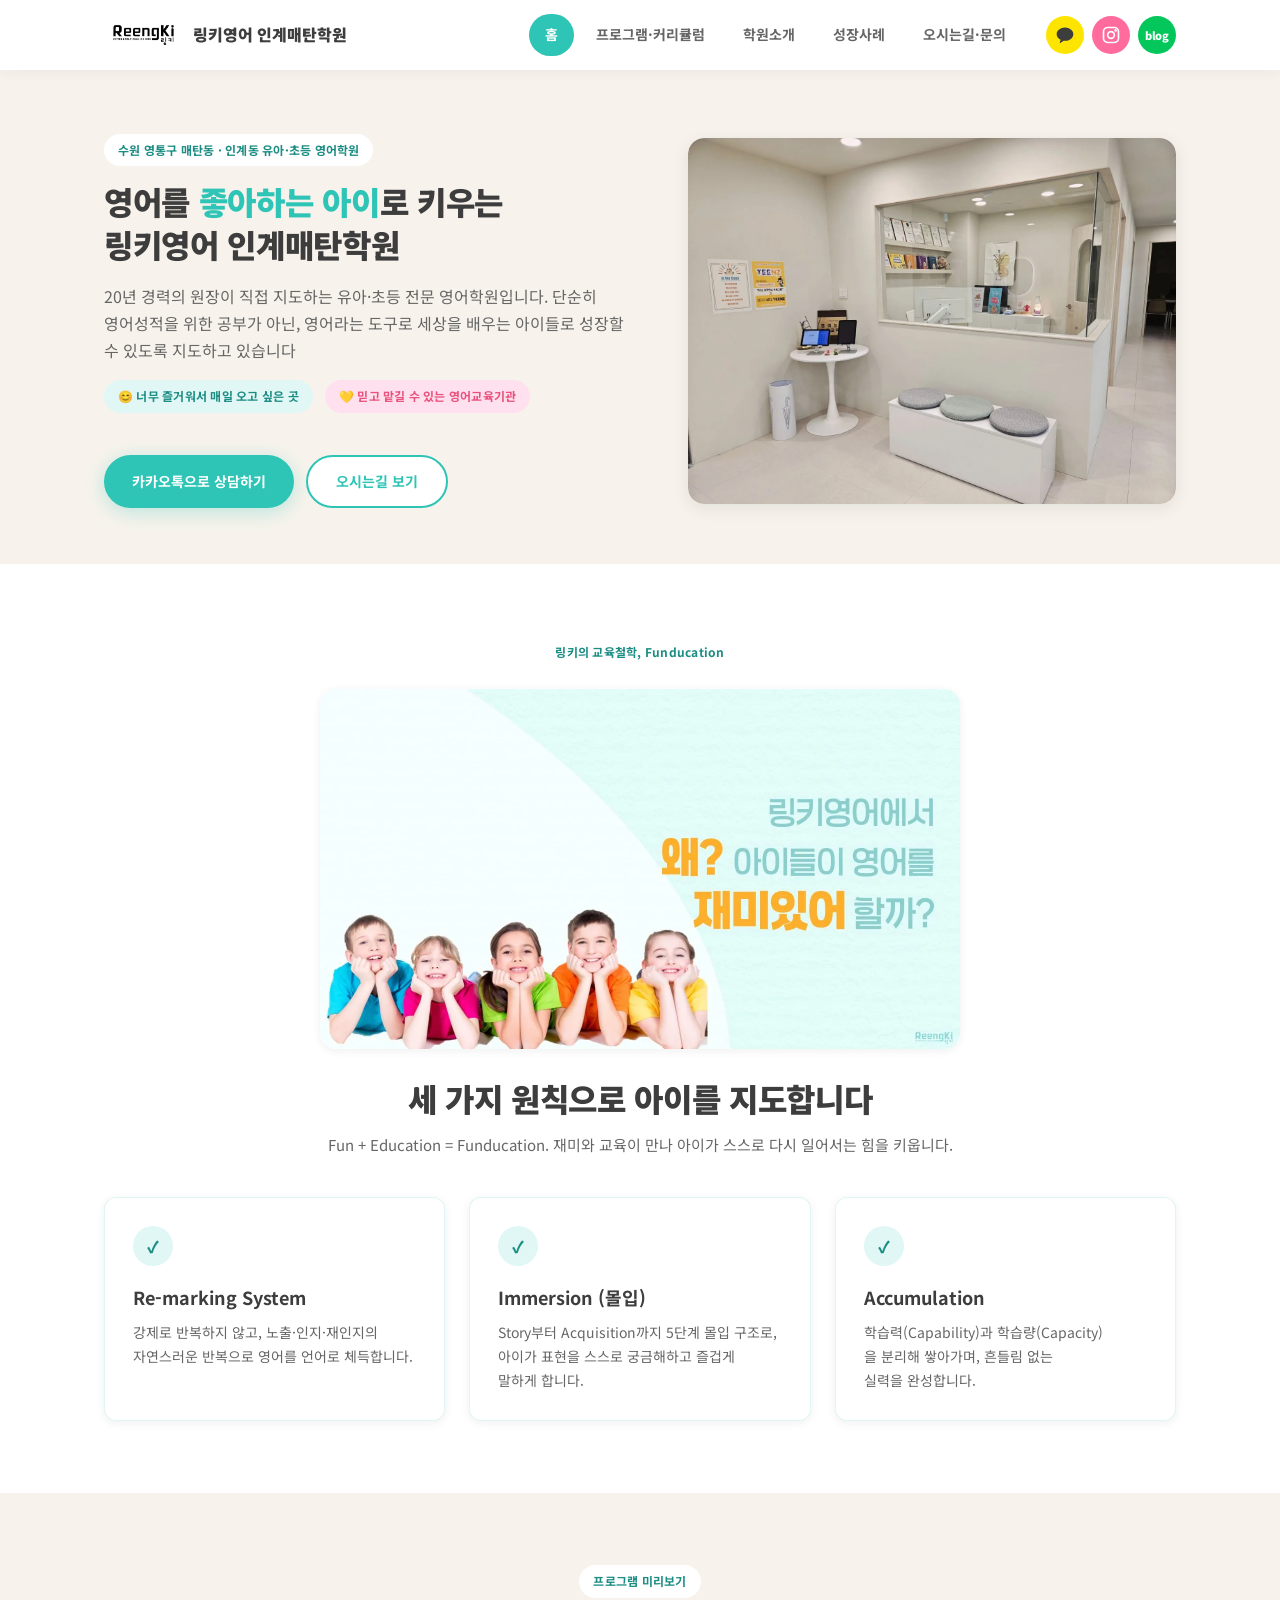
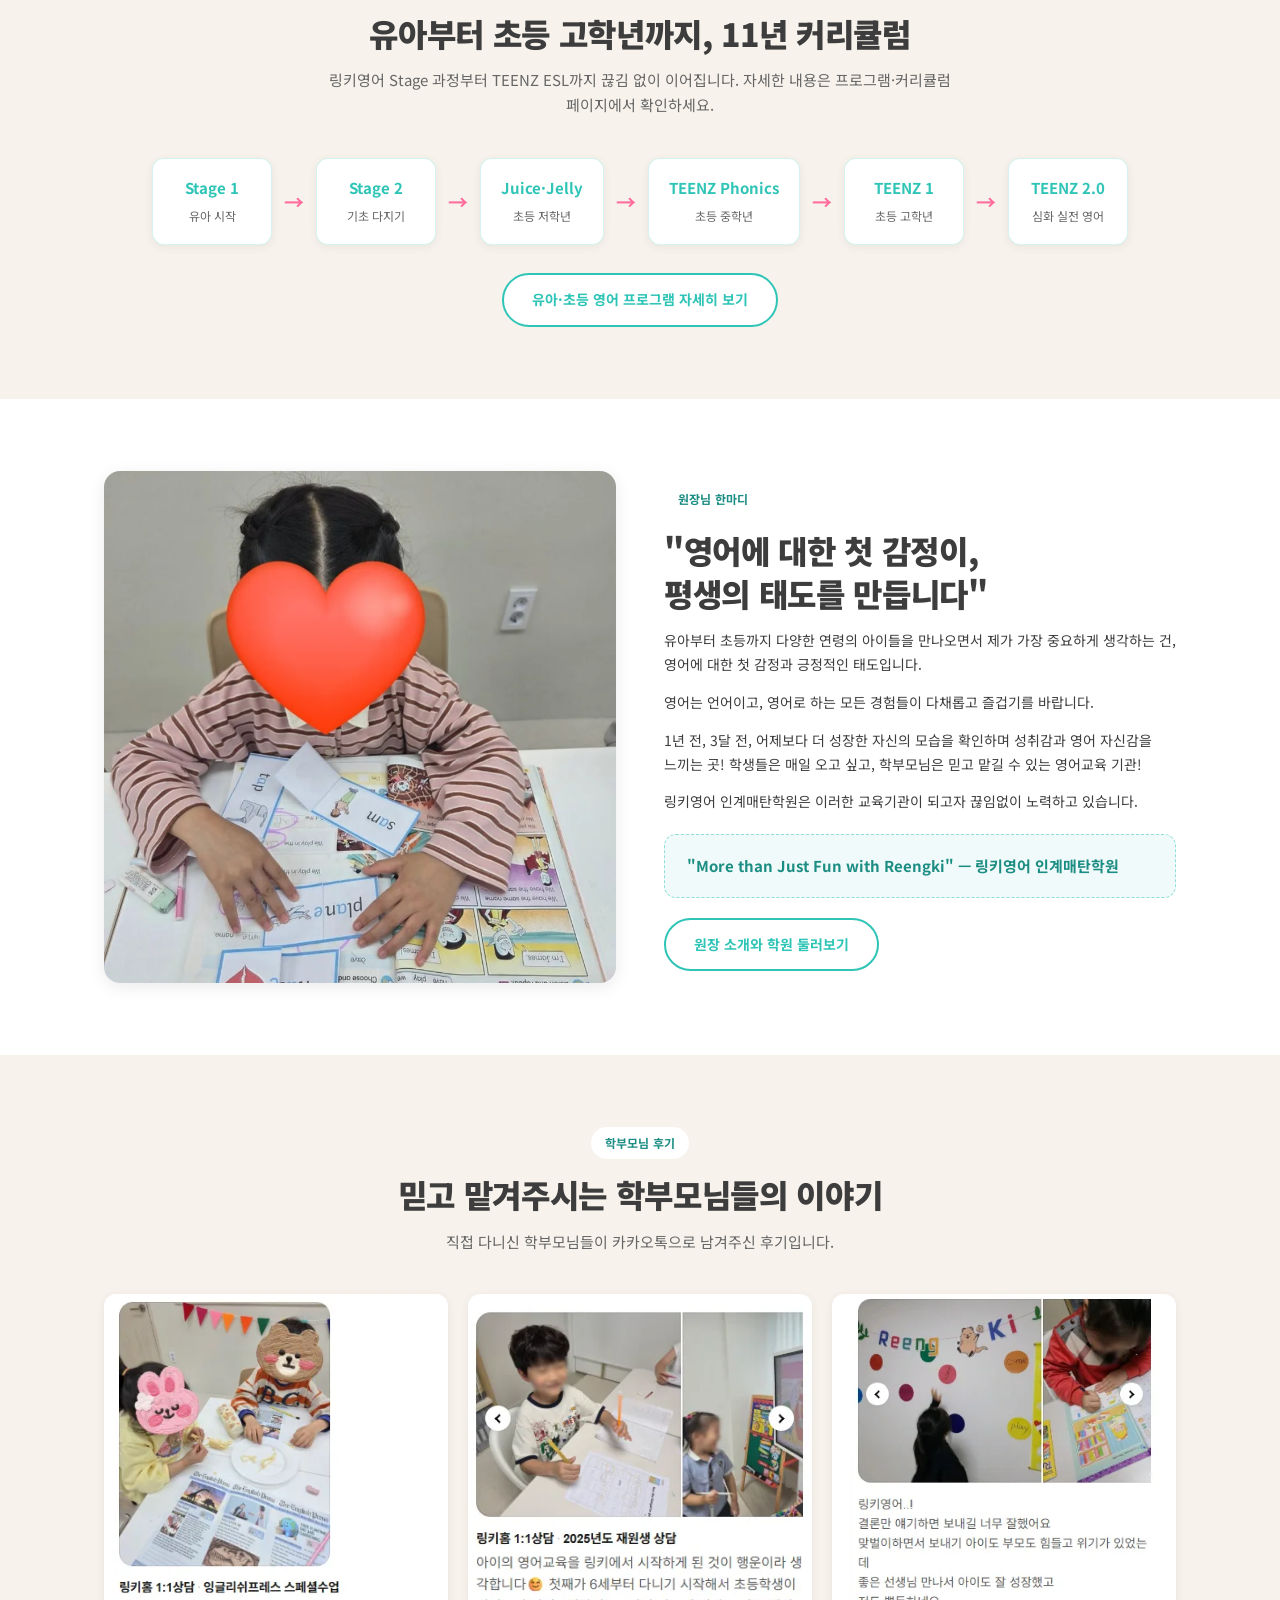
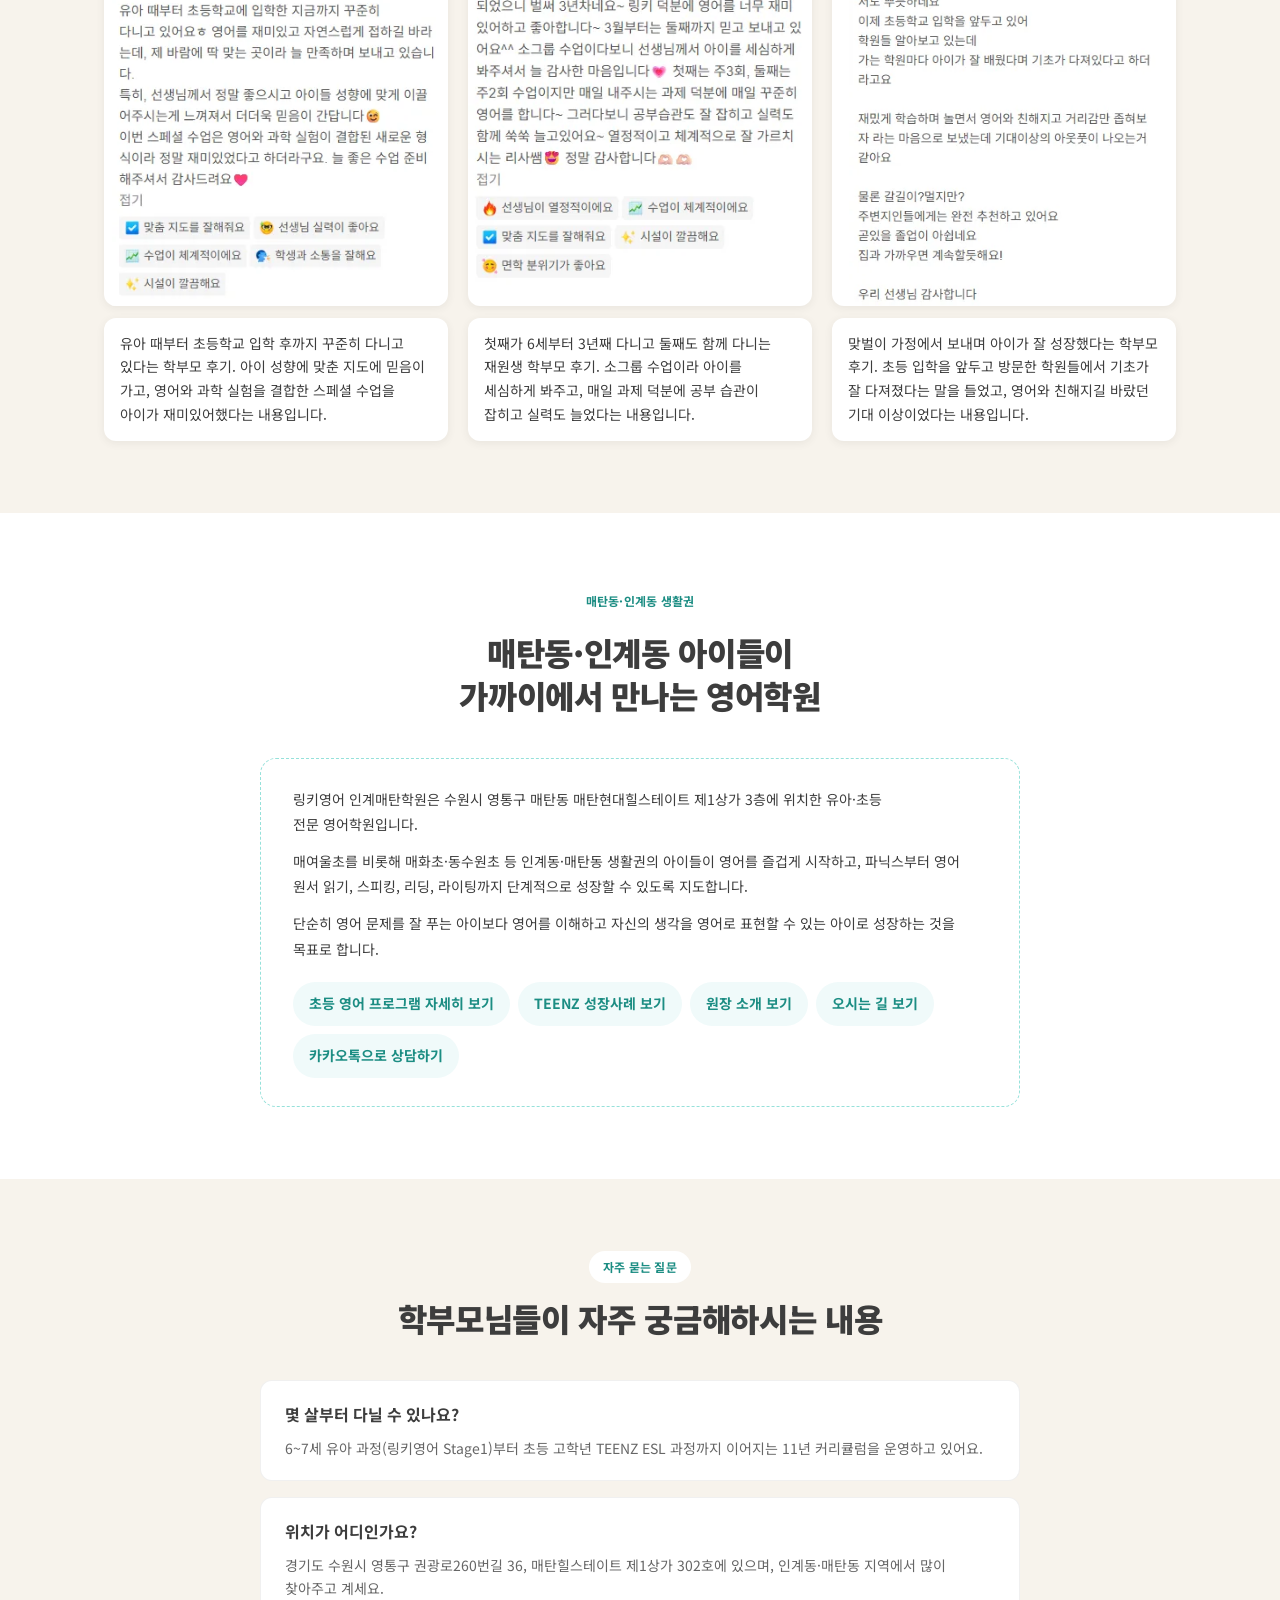
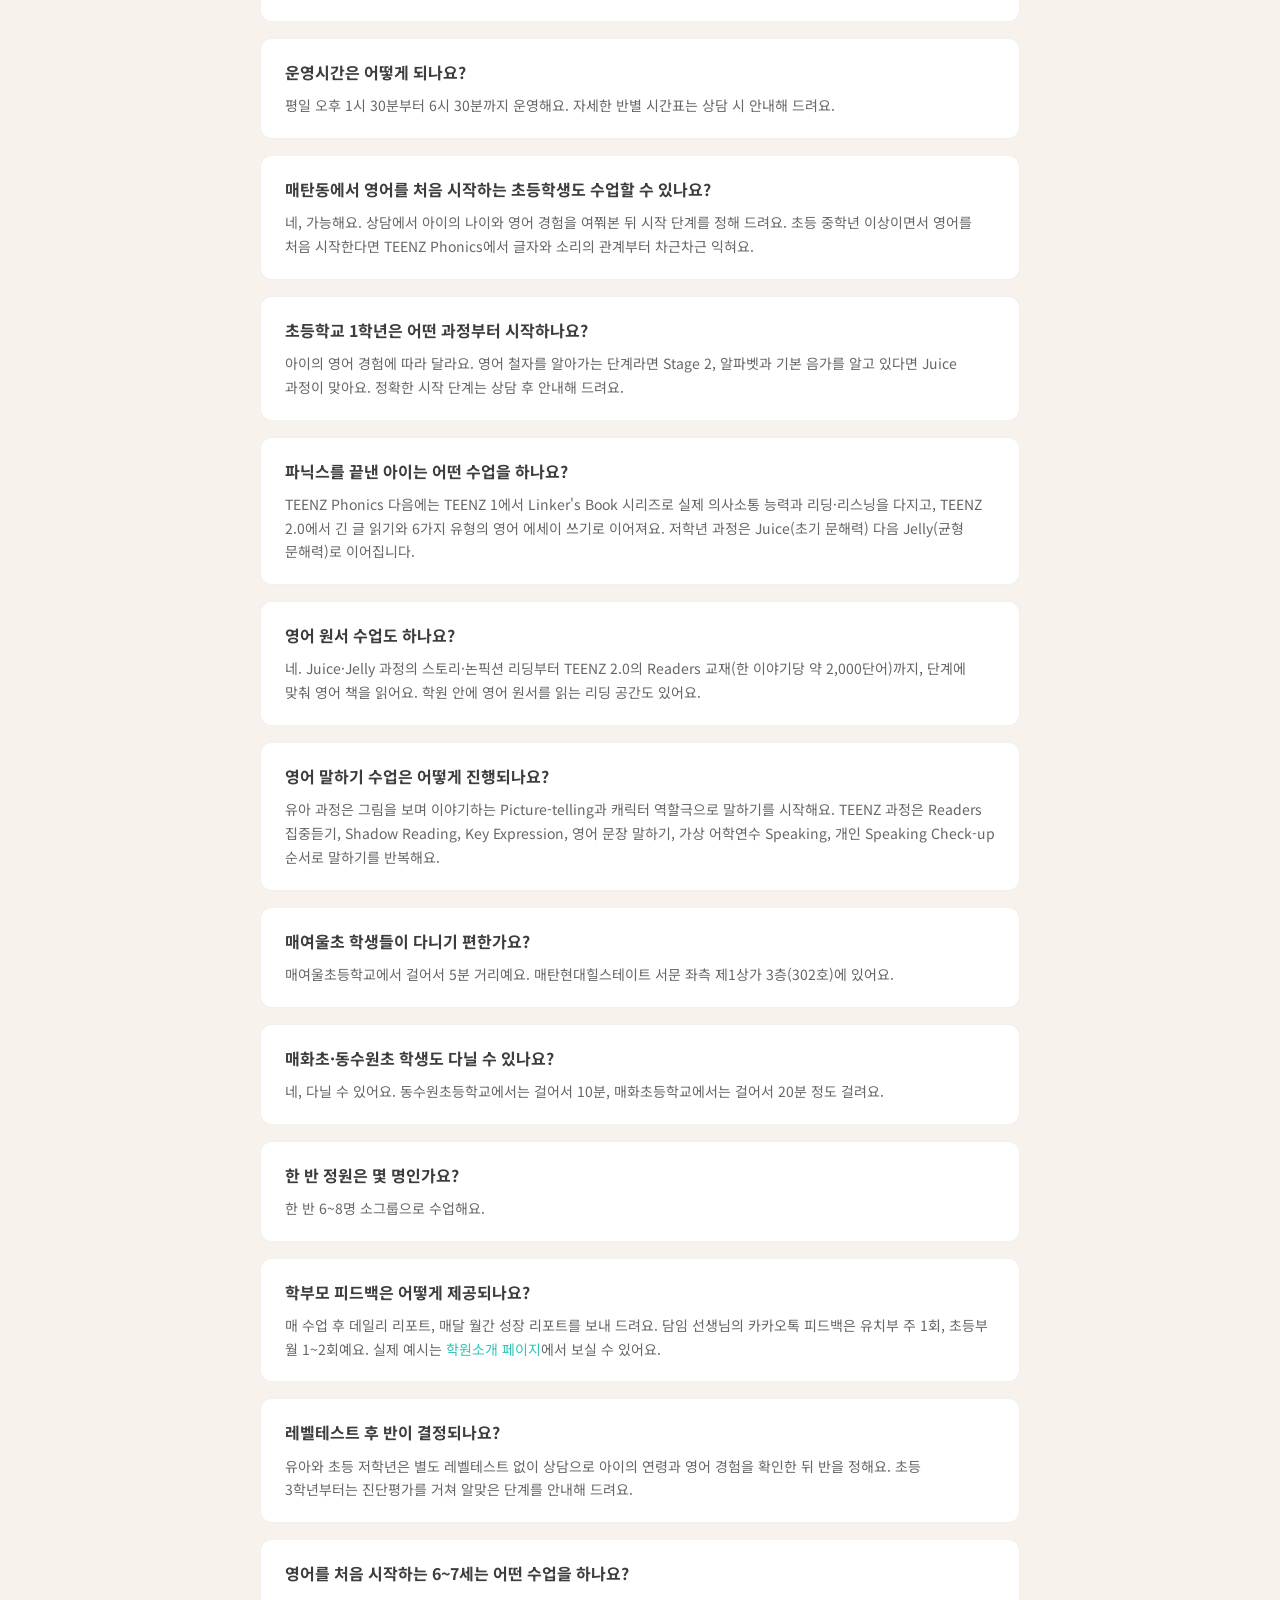
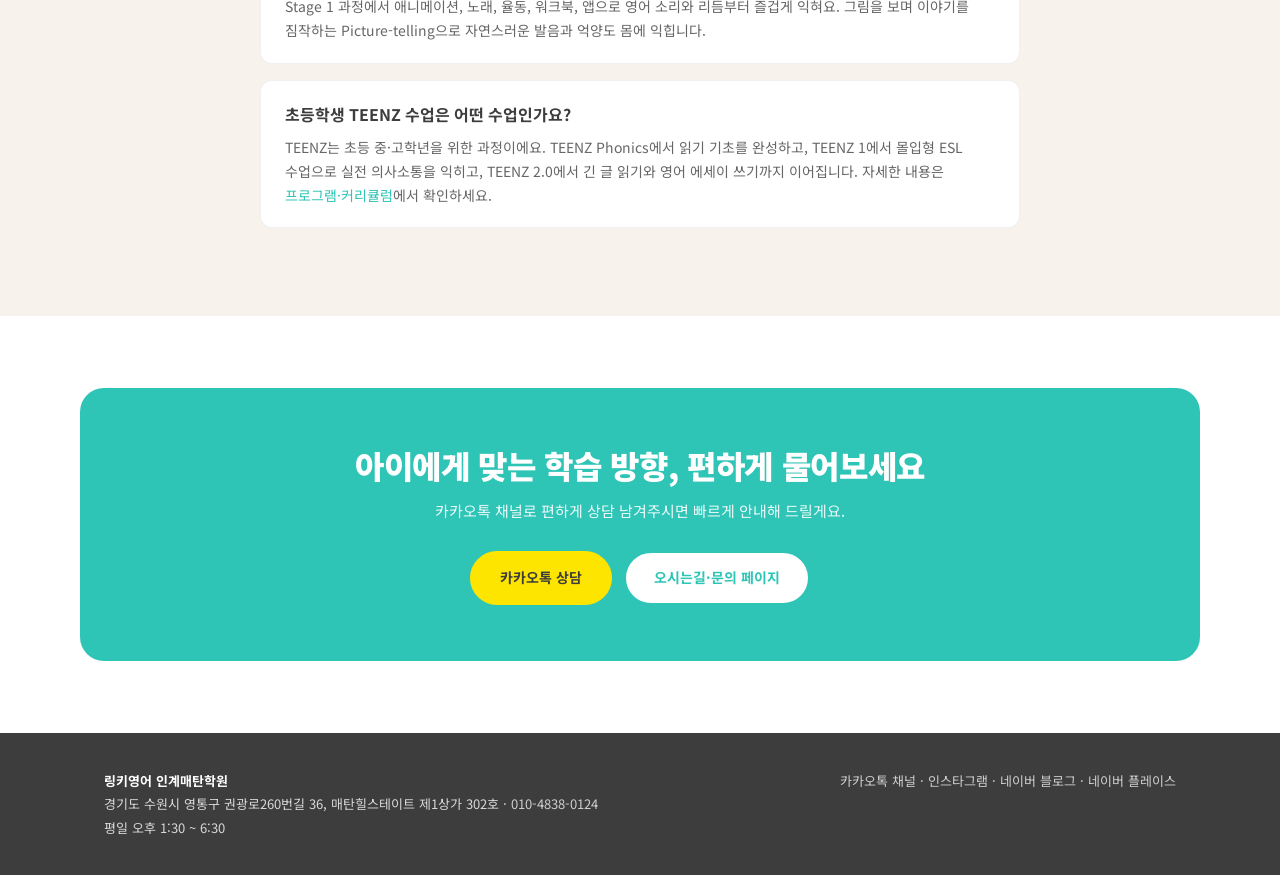
<file: index.html>
<!DOCTYPE html>
<html lang="ko">
<head>
<meta charset="UTF-8">
<meta name="viewport" content="width=device-width, initial-scale=1.0">
<title>링키영어 인계매탄학원 | 수원 영통구 매탄동·인계동 유아·초등 영어학원</title>
<meta name="description" content="수원 영통구 매탄동·인계동 유아·초등 영어학원 링키영어 인계매탄학원. 20년 영어교육 경력 원장 직강, 파닉스부터 영어원서·리딩·스피킹·라이팅·TEENZ까지 단계별 영어교육. 매여울초·매화초·동수원초 생활권.">
<link rel="canonical" href="https://reengkienglish.co.kr/">
<meta property="og:type" content="website">
<meta property="og:title" content="링키영어 인계매탄학원 | 수원 영통구 매탄동·인계동 유아·초등 영어학원">
<meta property="og:description" content="20년 영어교육 경력 원장 직강. 파닉스부터 영어원서·리딩·스피킹·라이팅·TEENZ까지 단계별로 지도하는 수원 매탄동·인계동 유아·초등 영어학원.">
<meta property="og:image" content="https://reengkienglish.co.kr/images/tour-1-entrance.jpg">
<meta property="og:url" content="https://reengkienglish.co.kr/">
<meta property="og:locale" content="ko_KR">
<meta property="og:site_name" content="링키영어 인계매탄학원">
<meta name="twitter:card" content="summary_large_image">
<link rel="icon" href="assets/logo.png" type="image/png">
<link rel="preconnect" href="https://fonts.googleapis.com">
<link rel="preconnect" href="https://fonts.gstatic.com" crossorigin>
<link rel="stylesheet" href="https://fonts.googleapis.com/css2?family=Noto+Sans+KR:wght@400;700;900&display=swap">
<link rel="stylesheet" href="styles.css">
<link rel="stylesheet" href="css/style.css">
<script type="application/ld+json">
{
  "@context": "https://schema.org",
  "@type": [
    "EducationalOrganization",
    "LocalBusiness"
  ],
  "@id": "https://reengkienglish.co.kr/#organization",
  "name": "링키영어 인계매탄학원",
  "alternateName": "ReengKi English Ingye-Maetan Academy",
  "description": "경기도 수원시 영통구 매탄동에 있는 유아·초등 영어학원입니다. 매탄동·인계동 생활권의 6~7세 유아부터 초등 고학년까지, 20년 영어교육 경력의 원장이 직접 지도하며 Stage·Juice·Jelly·TEENZ Phonics·TEENZ 1·TEENZ 2.0 단계별 커리큘럼으로 파닉스, 영어 원서 읽기, 스피킹, 리딩, 라이팅을 가르칩니다.",
  "url": "https://reengkienglish.co.kr/",
  "logo": "https://reengkienglish.co.kr/assets/logo.png",
  "image": "https://reengkienglish.co.kr/images/tour-1-entrance.jpg",
  "telephone": "+82-10-4838-0124",
  "address": {
    "@type": "PostalAddress",
    "streetAddress": "영통구 권광로260번길 36, 매탄힐스테이트 제1상가 302호",
    "addressLocality": "수원시",
    "addressRegion": "경기도",
    "addressCountry": "KR"
  },
  "areaServed": [
    "매탄동",
    "인계동",
    "수원시 영통구"
  ],
  "hasMap": "https://www.google.com/maps/search/?api=1&query=%EA%B2%BD%EA%B8%B0%EB%8F%84%20%EC%88%98%EC%9B%90%EC%8B%9C%20%EC%98%81%ED%86%B5%EA%B5%AC%20%EA%B6%8C%EA%B4%91%EB%A1%9C260%EB%B2%88%EA%B8%B8%2036%20%EB%A7%A4%ED%83%84%ED%9E%90%EC%8A%A4%ED%85%8C%EC%9D%B4%ED%8A%B8%20%EC%A0%9C1%EC%83%81%EA%B0%80",
  "openingHoursSpecification": {
    "@type": "OpeningHoursSpecification",
    "dayOfWeek": [
      "Monday",
      "Tuesday",
      "Wednesday",
      "Thursday",
      "Friday"
    ],
    "opens": "13:30",
    "closes": "18:30"
  },
  "founder": {
    "@type": "Person",
    "name": "Lisa",
    "jobTitle": "원장",
    "description": "20년 영어교육 현장 경험을 가진 링키영어 인계매탄학원 원장. 영어교육 석사, YL TESOL, 영어독서지도, 영어 논·서술 지도, 상담심리 전공. 유아·초등·중등·고등 영어 지도 경험."
  },
  "knowsAbout": [
    "유아 영어",
    "초등 영어",
    "파닉스",
    "영어 원서 읽기",
    "영어 말하기",
    "영어 라이팅"
  ],
  "sameAs": [
    "https://www.instagram.com/lisa_reengki",
    "https://blog.naver.com/reengki-lisa",
    "https://naver.me/xprApDdW",
    "http://pf.kakao.com/_xaHkTn"
  ]
}
</script>
<script type="application/ld+json">
{
  "@context": "https://schema.org",
  "@type": "WebSite",
  "name": "링키영어 인계매탄학원",
  "url": "https://reengkienglish.co.kr/",
  "inLanguage": "ko-KR",
  "publisher": {
    "@id": "https://reengkienglish.co.kr/#organization"
  }
}
</script>
<script type="application/ld+json">
{
  "@context": "https://schema.org",
  "@type": "FAQPage",
  "mainEntity": [
    {
      "@type": "Question",
      "name": "몇 살부터 다닐 수 있나요?",
      "acceptedAnswer": {
        "@type": "Answer",
        "text": "6~7세 유아 과정(링키영어 Stage1)부터 초등 고학년 TEENZ ESL 과정까지 이어지는 11년 커리큘럼을 운영하고 있어요."
      }
    },
    {
      "@type": "Question",
      "name": "위치가 어디인가요?",
      "acceptedAnswer": {
        "@type": "Answer",
        "text": "경기도 수원시 영통구 권광로260번길 36, 매탄힐스테이트 제1상가 302호에 있으며, 인계동·매탄동 지역에서 많이 찾아주고 계세요."
      }
    },
    {
      "@type": "Question",
      "name": "운영시간은 어떻게 되나요?",
      "acceptedAnswer": {
        "@type": "Answer",
        "text": "평일 오후 1시 30분부터 6시 30분까지 운영해요. 자세한 반별 시간표는 상담 시 안내해 드려요."
      }
    },
    {
      "@type": "Question",
      "name": "매탄동에서 영어를 처음 시작하는 초등학생도 수업할 수 있나요?",
      "acceptedAnswer": {
        "@type": "Answer",
        "text": "네, 가능해요. 상담에서 아이의 나이와 영어 경험을 여쭤본 뒤 시작 단계를 정해 드려요. 초등 중학년 이상이면서 영어를 처음 시작한다면 TEENZ Phonics에서 글자와 소리의 관계부터 차근차근 익혀요."
      }
    },
    {
      "@type": "Question",
      "name": "초등학교 1학년은 어떤 과정부터 시작하나요?",
      "acceptedAnswer": {
        "@type": "Answer",
        "text": "아이의 영어 경험에 따라 달라요. 영어 철자를 알아가는 단계라면 Stage 2, 알파벳과 기본 음가를 알고 있다면 Juice 과정이 맞아요. 정확한 시작 단계는 상담 후 안내해 드려요."
      }
    },
    {
      "@type": "Question",
      "name": "파닉스를 끝낸 아이는 어떤 수업을 하나요?",
      "acceptedAnswer": {
        "@type": "Answer",
        "text": "TEENZ Phonics 다음에는 TEENZ 1에서 Linker's Book 시리즈로 실제 의사소통 능력과 리딩·리스닝을 다지고, TEENZ 2.0에서 긴 글 읽기와 6가지 유형의 영어 에세이 쓰기로 이어져요. 저학년 과정은 Juice(초기 문해력) 다음 Jelly(균형 문해력)로 이어집니다."
      }
    },
    {
      "@type": "Question",
      "name": "영어 원서 수업도 하나요?",
      "acceptedAnswer": {
        "@type": "Answer",
        "text": "네. Juice·Jelly 과정의 스토리·논픽션 리딩부터 TEENZ 2.0의 Readers 교재(한 이야기당 약 2,000단어)까지, 단계에 맞춰 영어 책을 읽어요. 학원 안에 영어 원서를 읽는 리딩 공간도 있어요."
      }
    },
    {
      "@type": "Question",
      "name": "영어 말하기 수업은 어떻게 진행되나요?",
      "acceptedAnswer": {
        "@type": "Answer",
        "text": "유아 과정은 그림을 보며 이야기하는 Picture-telling과 캐릭터 역할극으로 말하기를 시작해요. TEENZ 과정은 Readers 집중듣기, Shadow Reading, Key Expression, 영어 문장 말하기, 가상 어학연수 Speaking, 개인 Speaking Check-up 순서로 말하기를 반복해요."
      }
    },
    {
      "@type": "Question",
      "name": "매여울초 학생들이 다니기 편한가요?",
      "acceptedAnswer": {
        "@type": "Answer",
        "text": "매여울초등학교에서 걸어서 5분 거리예요. 매탄현대힐스테이트 서문 좌측 제1상가 3층(302호)에 있어요."
      }
    },
    {
      "@type": "Question",
      "name": "매화초·동수원초 학생도 다닐 수 있나요?",
      "acceptedAnswer": {
        "@type": "Answer",
        "text": "네, 다닐 수 있어요. 동수원초등학교에서는 걸어서 10분, 매화초등학교에서는 걸어서 20분 정도 걸려요."
      }
    },
    {
      "@type": "Question",
      "name": "한 반 정원은 몇 명인가요?",
      "acceptedAnswer": {
        "@type": "Answer",
        "text": "한 반 6~8명 소그룹으로 수업해요."
      }
    },
    {
      "@type": "Question",
      "name": "학부모 피드백은 어떻게 제공되나요?",
      "acceptedAnswer": {
        "@type": "Answer",
        "text": "매 수업 후 데일리 리포트, 매달 월간 성장 리포트를 보내 드려요. 담임 선생님의 카카오톡 피드백은 유치부 주 1회, 초등부 월 1~2회예요. 실제 예시는 학원소개 페이지에서 보실 수 있어요."
      }
    },
    {
      "@type": "Question",
      "name": "레벨테스트 후 반이 결정되나요?",
      "acceptedAnswer": {
        "@type": "Answer",
        "text": "유아와 초등 저학년은 별도 레벨테스트 없이 상담으로 아이의 연령과 영어 경험을 확인한 뒤 반을 정해요. 초등 3학년부터는 진단평가를 거쳐 알맞은 단계를 안내해 드려요."
      }
    },
    {
      "@type": "Question",
      "name": "영어를 처음 시작하는 6~7세는 어떤 수업을 하나요?",
      "acceptedAnswer": {
        "@type": "Answer",
        "text": "Stage 1 과정에서 애니메이션, 노래, 율동, 워크북, 앱으로 영어 소리와 리듬부터 즐겁게 익혀요. 그림을 보며 이야기를 짐작하는 Picture-telling으로 자연스러운 발음과 억양도 몸에 익힙니다."
      }
    },
    {
      "@type": "Question",
      "name": "초등학생 TEENZ 수업은 어떤 수업인가요?",
      "acceptedAnswer": {
        "@type": "Answer",
        "text": "TEENZ는 초등 중·고학년을 위한 과정이에요. TEENZ Phonics에서 읽기 기초를 완성하고, TEENZ 1에서 몰입형 ESL 수업으로 실전 의사소통을 익히고, TEENZ 2.0에서 긴 글 읽기와 영어 에세이 쓰기까지 이어집니다. 자세한 내용은 프로그램·커리큘럼에서 확인하세요."
      }
    }
  ]
}
</script>
</head>
<body>

<header class="site-header">
  <div class="header-inner">
    <a class="brand" href="index.html">
      <img src="assets/logo.png" alt="링키영어 인계매탄학원 로고" style="height:34px;width:auto;">
      <span>링키영어 인계매탄학원</span>
    </a>
    <nav class="main-nav">
      <a href="index.html" class="active">홈</a>
      <a href="programs.html">프로그램·커리큘럼</a>
      <a href="about.html">학원소개</a>
      <a href="growth.html">성장사례</a>
      <a href="contact.html">오시는길·문의</a>
    </nav>
    <div class="header-sns">
      <a class="hs-kakao" href="http://pf.kakao.com/_xaHkTn" target="_blank" rel="noopener" aria-label="카카오톡 채널" title="카카오톡 채널"><svg viewBox="0 0 24 24" width="20" height="20"><path fill="currentColor" d="M12 3C6.5 3 2 6.6 2 11c0 2.8 1.9 5.3 4.7 6.7l-1 3.6c-.1.3.3.6.6.4l4.2-2.8c.5.1 1 .1 1.5.1 5.5 0 10-3.6 10-8S17.5 3 12 3z"/></svg></a>
      <a class="hs-insta" href="https://www.instagram.com/lisa_reengki" target="_blank" rel="noopener" aria-label="인스타그램" title="인스타그램"><svg viewBox="0 0 24 24" width="20" height="20" fill="none" stroke="currentColor" stroke-width="2" stroke-linecap="round" stroke-linejoin="round"><rect x="3" y="3" width="18" height="18" rx="5"/><circle cx="12" cy="12" r="4"/><circle cx="17.5" cy="6.5" r="0.6" fill="currentColor"/></svg></a>
      <a class="hs-blog" href="https://blog.naver.com/reengki-lisa" target="_blank" rel="noopener" aria-label="네이버 블로그" title="네이버 블로그"><span>blog</span></a>
    </div>
  </div>
</header>

<section class="hero">
  <div class="wrap">
    <div class="hero-text">
      <span class="eyebrow">수원 영통구 매탄동 · 인계동 유아·초등 영어학원</span>
      <h1>영어를 <em>좋아하는 아이</em>로 키우는<br>링키영어 인계매탄학원</h1>
      <p class="lead">20년 경력의 원장이 직접 지도하는 유아·초등 전문 영어학원입니다. 단순히 영어성적을 위한 공부가 아닌, 영어라는 도구로 세상을 배우는 아이들로 성장할 수 있도록 지도하고 있습니다</p>
      <div class="btn-row" style="margin-top:16px;margin-bottom:0;">
        <span class="eyebrow" style="background:var(--color-teal-100);color:var(--color-teal-600);">😊 너무 즐거워서 매일 오고 싶은 곳</span>
        <span class="eyebrow" style="background:var(--color-pink-100);color:var(--color-pink-400);">💛 믿고 맡길 수 있는 영어교육기관</span>
      </div>
      <div class="btn-row hero-cta">
        <a class="btn btn-primary" href="http://pf.kakao.com/_xaHkTn" target="_blank" rel="noopener">카카오톡으로 상담하기</a>
        <a class="btn btn-secondary" href="contact.html">오시는길 보기</a>
      </div>
    </div>
    <div class="hero-media">
      <div class="slideshow" id="tour-slideshow">
        <img src="images/tour-1-entrance.webp" alt="링키영어 인계매탄학원 입구 전경" class="active" fetchpriority="high">
        <img src="images/tour-2-hallway.webp" alt="링키영어 인계매탄학원 입구 복도" loading="lazy">
        <img src="images/tour-3-reception.webp" alt="링키영어 인계매탄학원 안내 데스크" loading="lazy">
        <img src="images/tour-4-hallway-library.webp" alt="영어 원서가 꽂힌 학원 복도 서가" loading="lazy">
        <img src="images/tour-5-reading-nook.webp" alt="영어 원서를 읽는 리딩 공간" loading="lazy">
        <img src="images/tour-6-classroom.webp" alt="링키영어 인계매탄학원 수업 교실" loading="lazy">
      </div>
    </div>
  </div>
</section>

<section>
  <div class="wrap">
    <div class="section-head">
      <span class="eyebrow">링키의 교육철학, Funducation</span>
      <img class="why-fun" src="images/why-fun.webp" alt="링키영어에서 왜? 아이들이 영어를 재미있어 할까?" loading="lazy">
      <h2>세 가지 원칙으로 아이를 지도합니다</h2>
      <p>Fun + Education = Funducation. 재미와 교육이 만나 아이가 스스로 다시 일어서는 힘을 키웁니다.</p>
    </div>
    <div class="grid-3">
      <div class="card">
        <div class="icon-badge">✓</div>
        <h3>Re-marking System</h3>
        <p>강제로 반복하지 않고, 노출·인지·재인지의 자연스러운 반복으로 영어를 언어로 체득합니다.</p>
      </div>
      <div class="card">
        <div class="icon-badge">✓</div>
        <h3>Immersion (몰입)</h3>
        <p>Story부터 Acquisition까지 5단계 몰입 구조로, 아이가 표현을 스스로 궁금해하고 즐겁게 말하게 합니다.</p>
      </div>
      <div class="card">
        <div class="icon-badge">✓</div>
        <h3>Accumulation</h3>
        <p>학습력(Capability)과 학습량(Capacity)을 분리해 쌓아가며, 흔들림 없는 실력을 완성합니다.</p>
      </div>
    </div>
  </div>
</section>

<section class="alt">
  <div class="wrap">
    <div class="section-head">
      <span class="eyebrow">프로그램 미리보기</span>
      <h2>유아부터 초등 고학년까지, 11년 커리큘럼</h2>
      <p>링키영어 Stage 과정부터 TEENZ ESL까지 끊김 없이 이어집니다. 자세한 내용은 프로그램·커리큘럼 페이지에서 확인하세요.</p>
    </div>
    <div class="timeline">
      <div class="stage"><strong>Stage 1</strong><span>유아 시작</span></div>
      <div class="arrow">→</div>
      <div class="stage"><strong>Stage 2</strong><span>기초 다지기</span></div>
      <div class="arrow">→</div>
      <div class="stage"><strong>Juice·Jelly</strong><span>초등 저학년</span></div>
      <div class="arrow">→</div>
      <div class="stage"><strong>TEENZ Phonics</strong><span>초등 중학년</span></div>
      <div class="arrow">→</div>
      <div class="stage"><strong>TEENZ 1</strong><span>초등 고학년</span></div>
      <div class="arrow">→</div>
      <div class="stage"><strong>TEENZ 2.0</strong><span>심화 실전 영어</span></div>
    </div>
    <div style="text-align:center; margin-top:28px;">
      <a class="btn btn-secondary" href="programs.html">유아·초등 영어 프로그램 자세히 보기</a>
    </div>
  </div>
</section>

<section>
  <div class="wrap director-block">
    <div class="slideshow class-slideshow" data-interval="2000">
      <img src="images/class-01.webp" alt="전자칠판으로 영어 어휘를 익히는 초등 영어 수업" class="active" loading="lazy">
      <img src="images/class-02.webp" alt="전자칠판으로 영어 워크시트를 푸는 수업" loading="lazy">
      <img src="images/class-05.webp" alt="Earth Day 영자신문을 읽는 영어 리딩 수업" loading="lazy">
      <img src="images/class-06.webp" alt="영어 수업 WINNER 시상" loading="lazy">
      <img src="images/class-08.webp" alt="영어 문장 만들기 활동" loading="lazy">
      <img src="images/class-12.webp" alt="링키영어 인계매탄학원 영어 수업 시간" loading="lazy">
      <img src="images/class-13.webp" alt="영어 수업 중 화분 케이크 파티 활동" loading="lazy">
      <img src="images/class-14.webp" alt="TEENZ 수료증을 받은 아이들" loading="lazy">
      <img src="images/class-15.webp" alt="자석 알파벳으로 영어 문장 만들기" loading="lazy">
      <img src="images/class-16.webp" alt="영어 스토리 말풍선 붙이기 활동" loading="lazy">
      <img src="images/class-17.webp" alt="링키 마켓 보상 데이" loading="lazy">
      <img src="images/class-18.webp" alt="영어 날씨 표현 워크시트 활동" loading="lazy">
    </div>
    <div>
      <span class="eyebrow">원장님 한마디</span>
      <h2>"영어에 대한 첫 감정이, 평생의 태도를 만듭니다"</h2>
      <p>유아부터 초등까지 다양한 연령의 아이들을 만나오면서 제가 가장 중요하게 생각하는 건, 영어에 대한 첫 감정과 긍정적인 태도입니다.</p>
      <p>영어는 언어이고, 영어로 하는 모든 경험들이 다채롭고 즐겁기를 바랍니다.</p>
      <p>1년 전, 3달 전, 어제보다 더 성장한 자신의 모습을 확인하며 성취감과 영어 자신감을 느끼는 곳! 학생들은 매일 오고 싶고, 학부모님은 믿고 맡길 수 있는 영어교육 기관!</p>
      <p>링키영어 인계매탄학원은 이러한 교육기관이 되고자 끊임없이 노력하고 있습니다.</p>
      <div class="quote-box">"More than Just Fun with Reengki" — 링키영어 인계매탄학원</div>
      <div style="margin-top:20px;">
        <a class="btn btn-secondary" href="about.html">원장 소개와 학원 둘러보기</a>
      </div>
    </div>
  </div>
</section>

<section class="alt" id="reviews">
  <div class="wrap">
    <div class="section-head">
      <span class="eyebrow">학부모님 후기</span>
      <h2>믿고 맡겨주시는 학부모님들의 이야기</h2>
      <p>직접 다니신 학부모님들이 카카오톡으로 남겨주신 후기입니다.</p>
    </div>
    <div class="gallery review-gallery">
      <figure class="review-item">
        <img src="images/review-1.webp" alt="학부모 후기 캡처: 유아 때부터 초등 입학 후까지 다닌 아이의 학부모 후기" loading="lazy" style="object-fit:contain;background:#fff;aspect-ratio:9/16;">
        <figcaption>유아 때부터 초등학교 입학 후까지 꾸준히 다니고 있다는 학부모 후기. 아이 성향에 맞춘 지도에 믿음이 가고, 영어와 과학 실험을 결합한 스페셜 수업을 아이가 재미있어했다는 내용입니다.</figcaption>
      </figure>
      <figure class="review-item">
        <img src="images/review-2.webp" alt="학부모 후기 캡처: 형제가 함께 다니는 재원생 학부모 후기" loading="lazy" style="object-fit:contain;background:#fff;aspect-ratio:9/16;">
        <figcaption>첫째가 6세부터 3년째 다니고 둘째도 함께 다니는 재원생 학부모 후기. 소그룹 수업이라 아이를 세심하게 봐주고, 매일 과제 덕분에 공부 습관이 잡히고 실력도 늘었다는 내용입니다.</figcaption>
      </figure>
      <figure class="review-item">
        <img src="images/review-3.webp" alt="학부모 후기 캡처: 맞벌이 가정 학부모의 졸업 후기" loading="lazy" style="object-fit:contain;background:#fff;aspect-ratio:9/16;">
        <figcaption>맞벌이 가정에서 보내며 아이가 잘 성장했다는 학부모 후기. 초등 입학을 앞두고 방문한 학원들에서 기초가 잘 다져졌다는 말을 들었고, 영어와 친해지길 바랐던 기대 이상이었다는 내용입니다.</figcaption>
      </figure>
    </div>
  </div>
</section>

<section>
  <div class="wrap">
    <div class="section-head">
      <span class="eyebrow">매탄동·인계동 생활권</span>
      <h2>매탄동·인계동 아이들이 가까이에서 만나는 영어학원</h2>
    </div>
    <div class="local-block">
      <p>링키영어 인계매탄학원은 수원시 영통구 매탄동 매탄현대힐스테이트 제1상가 3층에 위치한 유아·초등 전문 영어학원입니다.</p>
      <p>매여울초를 비롯해 매화초·동수원초 등 인계동·매탄동 생활권의 아이들이 영어를 즐겁게 시작하고, 파닉스부터 영어 원서 읽기, 스피킹, 리딩, 라이팅까지 단계적으로 성장할 수 있도록 지도합니다.</p>
      <p>단순히 영어 문제를 잘 푸는 아이보다 영어를 이해하고 자신의 생각을 영어로 표현할 수 있는 아이로 성장하는 것을 목표로 합니다.</p>
      <div class="local-links">
        <a href="programs.html">초등 영어 프로그램 자세히 보기</a>
        <a href="growth.html">TEENZ 성장사례 보기</a>
        <a href="about.html">원장 소개 보기</a>
        <a href="contact.html">오시는 길 보기</a>
        <a href="http://pf.kakao.com/_xaHkTn" target="_blank" rel="noopener">카카오톡으로 상담하기</a>
      </div>
    </div>
  </div>
</section>

<section class="alt">
  <div class="wrap">
    <div class="section-head">
      <span class="eyebrow">자주 묻는 질문</span>
      <h2>학부모님들이 자주 궁금해하시는 내용</h2>
    </div>
    <div class="faq-item">
      <h3>몇 살부터 다닐 수 있나요?</h3>
      <p>6~7세 유아 과정(링키영어 Stage1)부터 초등 고학년 TEENZ ESL 과정까지 이어지는 11년 커리큘럼을 운영하고 있어요.</p>
    </div>
    <div class="faq-item">
      <h3>위치가 어디인가요?</h3>
      <p>경기도 수원시 영통구 권광로260번길 36, 매탄힐스테이트 제1상가 302호에 있으며, 인계동·매탄동 지역에서 많이 찾아주고 계세요.</p>
    </div>
    <div class="faq-item">
      <h3>운영시간은 어떻게 되나요?</h3>
      <p>평일 오후 1시 30분부터 6시 30분까지 운영해요. 자세한 반별 시간표는 상담 시 안내해 드려요.</p>
    </div>
    <div class="faq-item">
      <h3>매탄동에서 영어를 처음 시작하는 초등학생도 수업할 수 있나요?</h3>
      <p>네, 가능해요. 상담에서 아이의 나이와 영어 경험을 여쭤본 뒤 시작 단계를 정해 드려요. 초등 중학년 이상이면서 영어를 처음 시작한다면 TEENZ Phonics에서 글자와 소리의 관계부터 차근차근 익혀요.</p>
    </div>
    <div class="faq-item">
      <h3>초등학교 1학년은 어떤 과정부터 시작하나요?</h3>
      <p>아이의 영어 경험에 따라 달라요. 영어 철자를 알아가는 단계라면 Stage 2, 알파벳과 기본 음가를 알고 있다면 Juice 과정이 맞아요. 정확한 시작 단계는 상담 후 안내해 드려요.</p>
    </div>
    <div class="faq-item">
      <h3>파닉스를 끝낸 아이는 어떤 수업을 하나요?</h3>
      <p>TEENZ Phonics 다음에는 TEENZ 1에서 Linker's Book 시리즈로 실제 의사소통 능력과 리딩·리스닝을 다지고, TEENZ 2.0에서 긴 글 읽기와 6가지 유형의 영어 에세이 쓰기로 이어져요. 저학년 과정은 Juice(초기 문해력) 다음 Jelly(균형 문해력)로 이어집니다.</p>
    </div>
    <div class="faq-item">
      <h3>영어 원서 수업도 하나요?</h3>
      <p>네. Juice·Jelly 과정의 스토리·논픽션 리딩부터 TEENZ 2.0의 Readers 교재(한 이야기당 약 2,000단어)까지, 단계에 맞춰 영어 책을 읽어요. 학원 안에 영어 원서를 읽는 리딩 공간도 있어요.</p>
    </div>
    <div class="faq-item">
      <h3>영어 말하기 수업은 어떻게 진행되나요?</h3>
      <p>유아 과정은 그림을 보며 이야기하는 Picture-telling과 캐릭터 역할극으로 말하기를 시작해요. TEENZ 과정은 Readers 집중듣기, Shadow Reading, Key Expression, 영어 문장 말하기, 가상 어학연수 Speaking, 개인 Speaking Check-up 순서로 말하기를 반복해요.</p>
    </div>
    <div class="faq-item">
      <h3>매여울초 학생들이 다니기 편한가요?</h3>
      <p>매여울초등학교에서 걸어서 5분 거리예요. 매탄현대힐스테이트 서문 좌측 제1상가 3층(302호)에 있어요.</p>
    </div>
    <div class="faq-item">
      <h3>매화초·동수원초 학생도 다닐 수 있나요?</h3>
      <p>네, 다닐 수 있어요. 동수원초등학교에서는 걸어서 10분, 매화초등학교에서는 걸어서 20분 정도 걸려요.</p>
    </div>
    <div class="faq-item">
      <h3>한 반 정원은 몇 명인가요?</h3>
      <p>한 반 6~8명 소그룹으로 수업해요.</p>
    </div>
    <div class="faq-item">
      <h3>학부모 피드백은 어떻게 제공되나요?</h3>
      <p>매 수업 후 데일리 리포트, 매달 월간 성장 리포트를 보내 드려요. 담임 선생님의 카카오톡 피드백은 유치부 주 1회, 초등부 월 1~2회예요. 실제 예시는 <a href="about.html">학원소개 페이지</a>에서 보실 수 있어요.</p>
    </div>
    <div class="faq-item">
      <h3>레벨테스트 후 반이 결정되나요?</h3>
      <p>유아와 초등 저학년은 별도 레벨테스트 없이 상담으로 아이의 연령과 영어 경험을 확인한 뒤 반을 정해요. 초등 3학년부터는 진단평가를 거쳐 알맞은 단계를 안내해 드려요.</p>
    </div>
    <div class="faq-item">
      <h3>영어를 처음 시작하는 6~7세는 어떤 수업을 하나요?</h3>
      <p>Stage 1 과정에서 애니메이션, 노래, 율동, 워크북, 앱으로 영어 소리와 리듬부터 즐겁게 익혀요. 그림을 보며 이야기를 짐작하는 Picture-telling으로 자연스러운 발음과 억양도 몸에 익힙니다.</p>
    </div>
    <div class="faq-item">
      <h3>초등학생 TEENZ 수업은 어떤 수업인가요?</h3>
      <p>TEENZ는 초등 중·고학년을 위한 과정이에요. TEENZ Phonics에서 읽기 기초를 완성하고, TEENZ 1에서 몰입형 ESL 수업으로 실전 의사소통을 익히고, TEENZ 2.0에서 긴 글 읽기와 영어 에세이 쓰기까지 이어집니다. 자세한 내용은 <a href="programs.html">프로그램·커리큘럼</a>에서 확인하세요.</p>
    </div>
    </div>
  </div>
</section>

<section>
  <div class="wrap cta">
    <h2>아이에게 맞는 학습 방향, 편하게 물어보세요</h2>
    <p>카카오톡 채널로 편하게 상담 남겨주시면 빠르게 안내해 드릴게요.</p>
    <div class="btn-row" style="justify-content:center;">
      <a class="btn btn-secondary" style="background:#FEE500; border-color:#FEE500; color:#3D3D3D;" href="http://pf.kakao.com/_xaHkTn" target="_blank" rel="noopener">카카오톡 상담</a>
      <a class="btn btn-secondary" style="background:#fff;" href="contact.html">오시는길·문의 페이지</a>
    </div>
  </div>
</section>

<footer class="site-footer">
  <div class="wrap">
    <div>
      <strong>링키영어 인계매탄학원</strong><br>
      경기도 수원시 영통구 권광로260번길 36, 매탄힐스테이트 제1상가 302호 · <a href="tel:01048380124">010-4838-0124</a><br>
      평일 오후 1:30 ~ 6:30
    </div>
    <div>
      <a href="http://pf.kakao.com/_xaHkTn" target="_blank" rel="noopener">카카오톡 채널</a> ·
      <a href="https://www.instagram.com/lisa_reengki" target="_blank" rel="noopener">인스타그램</a> ·
      <a href="https://blog.naver.com/reengki-lisa" target="_blank" rel="noopener">네이버 블로그</a> ·
      <a href="https://naver.me/xprApDdW" target="_blank" rel="noopener">네이버 플레이스</a>
    </div>
  </div>
</footer>

<script>
(function(){
  document.querySelectorAll('.slideshow').forEach(function(box){
    var imgs=box.querySelectorAll('img');
    if(imgs.length<2)return;
    var i=0;
    setInterval(function(){
      imgs[i].classList.remove('active');
      i=(i+1)%imgs.length;
      imgs[i].classList.add('active');
    },+box.dataset.interval||3500);
  });
})();
</script>
</body>
</html>
</file>
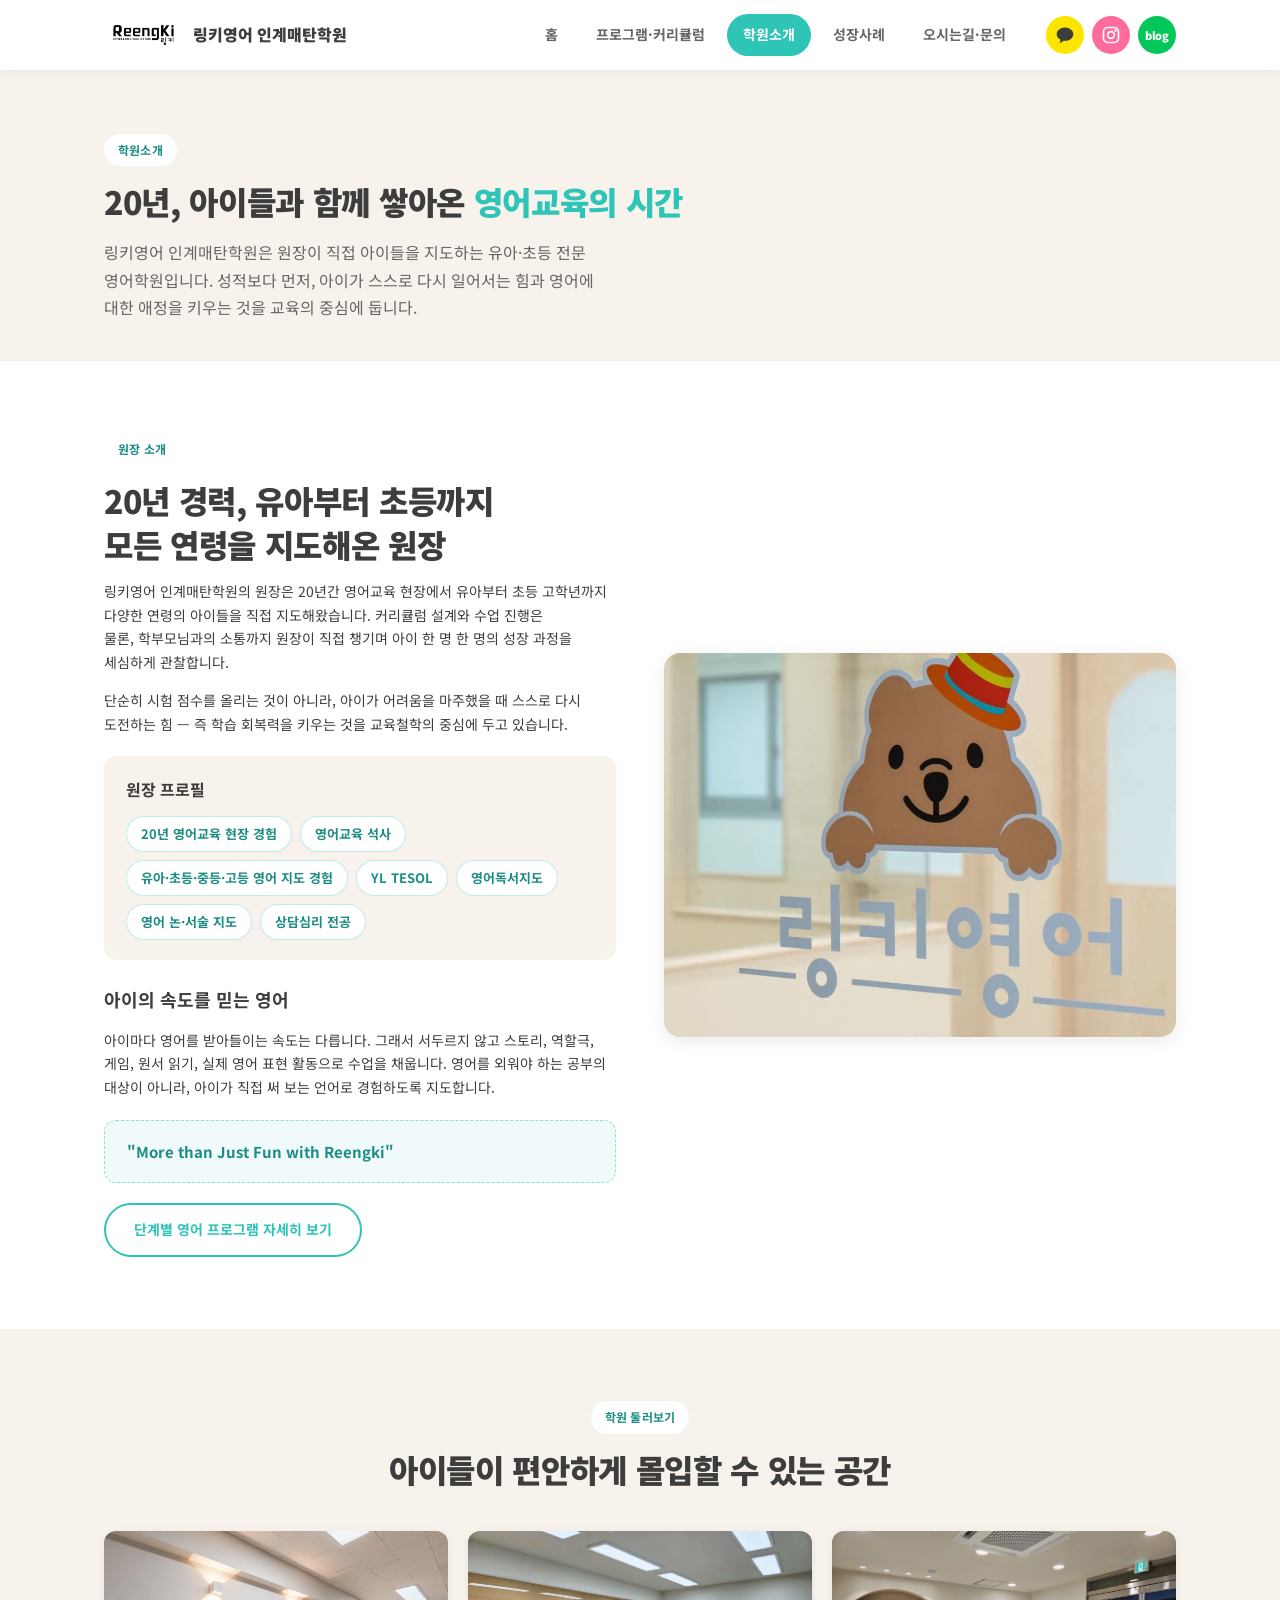
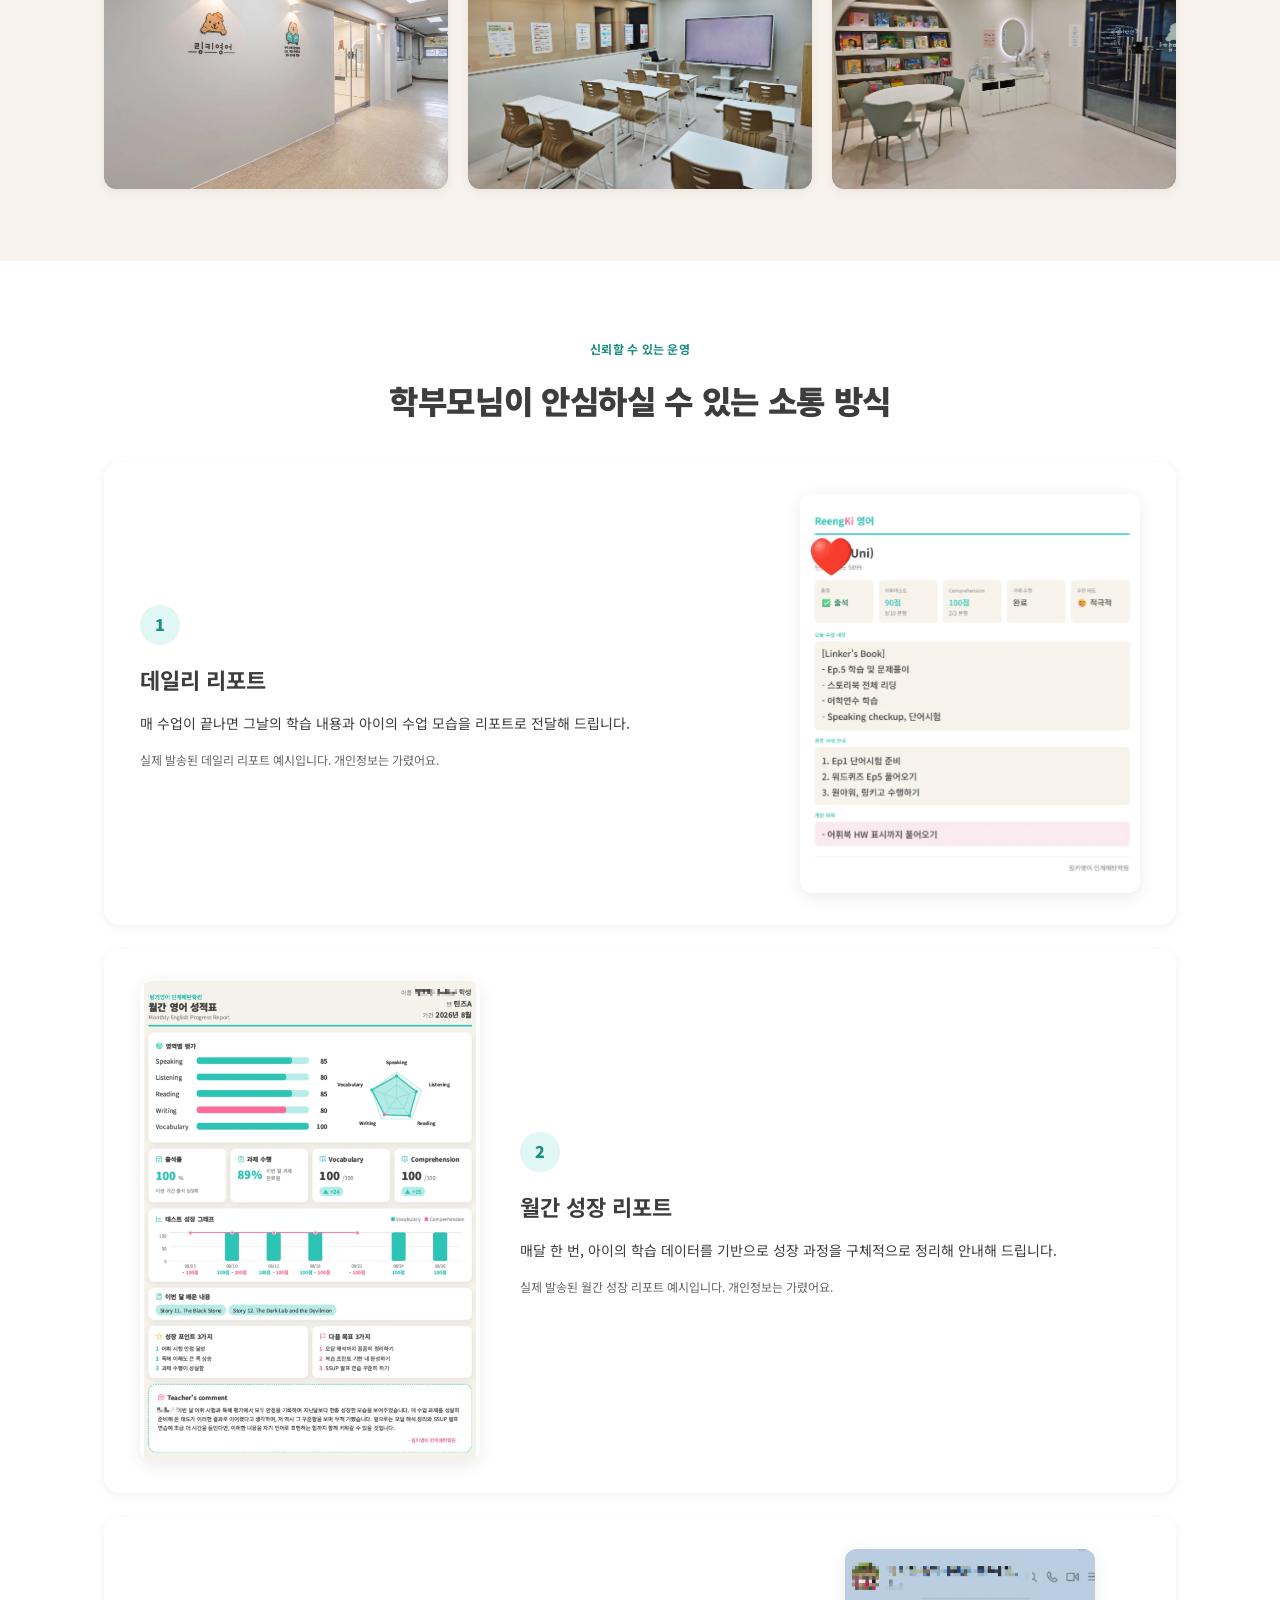
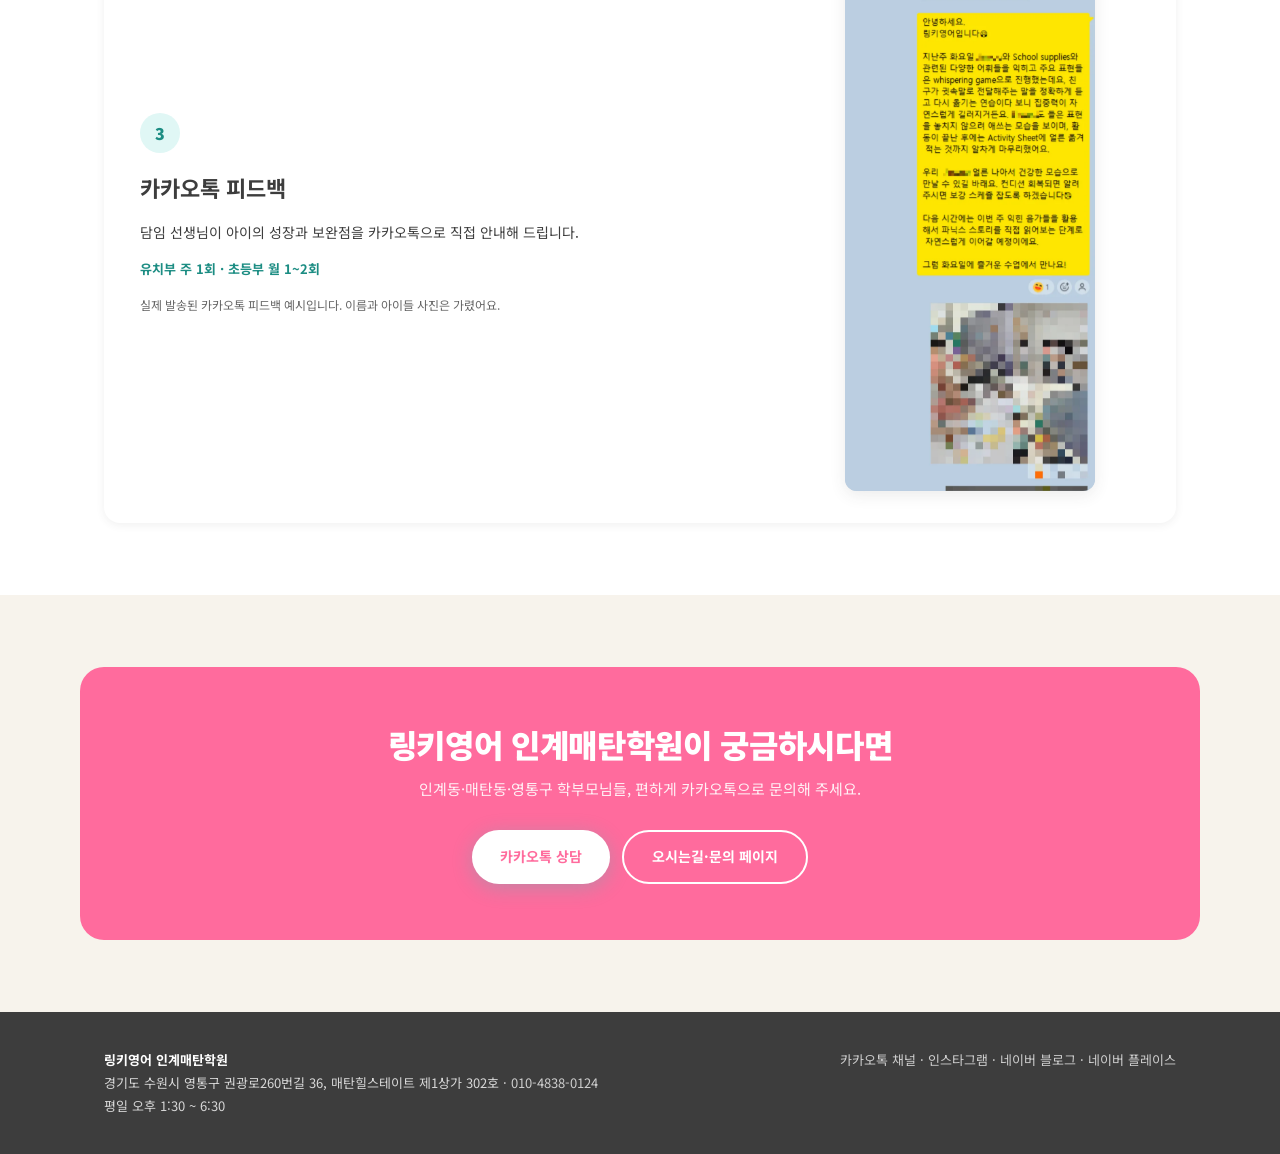
<file: about.html>
<!DOCTYPE html>
<html lang="ko">
<head>
<meta charset="UTF-8">
<meta name="viewport" content="width=device-width, initial-scale=1.0">
<title>학원·원장 소개 | 링키영어 인계매탄학원 (수원 매탄동·인계동)</title>
<meta name="description" content="20년 영어교육 경력 원장이 직접 지도하는 수원 매탄동 유아·초등 영어학원, 링키영어 인계매탄학원의 원장 프로필과 교육 철학, 학원 공간, 데일리·월간 리포트와 카카오톡 피드백 방식을 소개합니다.">
<link rel="canonical" href="https://reengkienglish.co.kr/about.html">
<meta property="og:type" content="website">
<meta property="og:title" content="학원소개 | 링키영어 인계매탄학원">
<meta property="og:description" content="20년 경력 원장이 직접 지도하는 유아·초등 전문 영어학원, 링키영어 인계매탄학원을 소개합니다.">
<meta property="og:image" content="https://reengkienglish.co.kr/images/tour-1-entrance.jpg">
<meta property="og:url" content="https://reengkienglish.co.kr/about.html">
<meta property="og:locale" content="ko_KR">
<meta property="og:site_name" content="링키영어 인계매탄학원">
<meta name="twitter:card" content="summary_large_image">
<link rel="icon" href="assets/logo.png" type="image/png">
<link rel="preconnect" href="https://fonts.googleapis.com">
<link rel="preconnect" href="https://fonts.gstatic.com" crossorigin>
<link rel="stylesheet" href="https://fonts.googleapis.com/css2?family=Noto+Sans+KR:wght@400;700;900&display=swap">
<link rel="stylesheet" href="styles.css">
<link rel="stylesheet" href="css/style.css">
<script type="application/ld+json">
{
  "@context": "https://schema.org",
  "@type": [
    "EducationalOrganization",
    "LocalBusiness"
  ],
  "@id": "https://reengkienglish.co.kr/#organization",
  "name": "링키영어 인계매탄학원",
  "alternateName": "ReengKi English Ingye-Maetan Academy",
  "description": "경기도 수원시 영통구 매탄동에 있는 유아·초등 영어학원입니다. 매탄동·인계동 생활권의 6~7세 유아부터 초등 고학년까지, 20년 영어교육 경력의 원장이 직접 지도하며 Stage·Juice·Jelly·TEENZ Phonics·TEENZ 1·TEENZ 2.0 단계별 커리큘럼으로 파닉스, 영어 원서 읽기, 스피킹, 리딩, 라이팅을 가르칩니다.",
  "url": "https://reengkienglish.co.kr/",
  "logo": "https://reengkienglish.co.kr/assets/logo.png",
  "image": "https://reengkienglish.co.kr/images/tour-1-entrance.jpg",
  "telephone": "+82-10-4838-0124",
  "address": {
    "@type": "PostalAddress",
    "streetAddress": "영통구 권광로260번길 36, 매탄힐스테이트 제1상가 302호",
    "addressLocality": "수원시",
    "addressRegion": "경기도",
    "addressCountry": "KR"
  },
  "areaServed": [
    "매탄동",
    "인계동",
    "수원시 영통구"
  ],
  "hasMap": "https://www.google.com/maps/search/?api=1&query=%EA%B2%BD%EA%B8%B0%EB%8F%84%20%EC%88%98%EC%9B%90%EC%8B%9C%20%EC%98%81%ED%86%B5%EA%B5%AC%20%EA%B6%8C%EA%B4%91%EB%A1%9C260%EB%B2%88%EA%B8%B8%2036%20%EB%A7%A4%ED%83%84%ED%9E%90%EC%8A%A4%ED%85%8C%EC%9D%B4%ED%8A%B8%20%EC%A0%9C1%EC%83%81%EA%B0%80",
  "openingHoursSpecification": {
    "@type": "OpeningHoursSpecification",
    "dayOfWeek": [
      "Monday",
      "Tuesday",
      "Wednesday",
      "Thursday",
      "Friday"
    ],
    "opens": "13:30",
    "closes": "18:30"
  },
  "founder": {
    "@type": "Person",
    "name": "Lisa",
    "jobTitle": "원장",
    "description": "20년 영어교육 현장 경험을 가진 링키영어 인계매탄학원 원장. 영어교육 석사, YL TESOL, 영어독서지도, 영어 논·서술 지도, 상담심리 전공. 유아·초등·중등·고등 영어 지도 경험."
  },
  "knowsAbout": [
    "유아 영어",
    "초등 영어",
    "파닉스",
    "영어 원서 읽기",
    "영어 말하기",
    "영어 라이팅"
  ],
  "sameAs": [
    "https://www.instagram.com/lisa_reengki",
    "https://blog.naver.com/reengki-lisa",
    "https://naver.me/xprApDdW",
    "http://pf.kakao.com/_xaHkTn"
  ]
}
</script>
<script type="application/ld+json">
{
  "@context": "https://schema.org",
  "@type": "BreadcrumbList",
  "itemListElement": [
    {
      "@type": "ListItem",
      "position": 1,
      "name": "홈",
      "item": "https://reengkienglish.co.kr/"
    },
    {
      "@type": "ListItem",
      "position": 2,
      "name": "학원·원장 소개",
      "item": "https://reengkienglish.co.kr/about.html"
    }
  ]
}
</script>
</head>
<body>

<header class="site-header">
  <div class="header-inner">
    <a class="brand" href="index.html">
      <img src="assets/logo.png" alt="링키영어 인계매탄학원 로고" style="height:34px;width:auto;">
      <span>링키영어 인계매탄학원</span>
    </a>
    <nav class="main-nav">
      <a href="index.html">홈</a>
      <a href="programs.html">프로그램·커리큘럼</a>
      <a href="about.html" class="active">학원소개</a>
      <a href="growth.html">성장사례</a>
      <a href="contact.html">오시는길·문의</a>
    </nav>
    <div class="header-sns">
      <a class="hs-kakao" href="http://pf.kakao.com/_xaHkTn" target="_blank" rel="noopener" aria-label="카카오톡 채널" title="카카오톡 채널"><svg viewBox="0 0 24 24" width="20" height="20"><path fill="currentColor" d="M12 3C6.5 3 2 6.6 2 11c0 2.8 1.9 5.3 4.7 6.7l-1 3.6c-.1.3.3.6.6.4l4.2-2.8c.5.1 1 .1 1.5.1 5.5 0 10-3.6 10-8S17.5 3 12 3z"/></svg></a>
      <a class="hs-insta" href="https://www.instagram.com/lisa_reengki" target="_blank" rel="noopener" aria-label="인스타그램" title="인스타그램"><svg viewBox="0 0 24 24" width="20" height="20" fill="none" stroke="currentColor" stroke-width="2" stroke-linecap="round" stroke-linejoin="round"><rect x="3" y="3" width="18" height="18" rx="5"/><circle cx="12" cy="12" r="4"/><circle cx="17.5" cy="6.5" r="0.6" fill="currentColor"/></svg></a>
      <a class="hs-blog" href="https://blog.naver.com/reengki-lisa" target="_blank" rel="noopener" aria-label="네이버 블로그" title="네이버 블로그"><span>blog</span></a>
    </div>
  </div>
</header>

<section class="hero" style="padding-bottom:24px;">
  <div class="wrap" style="grid-template-columns: 1fr;">
    <div class="hero-text" style="max-width:680px;">
      <span class="eyebrow">학원소개</span>
      <h1>20년, 아이들과 함께 쌓아온 <em>영어교육의 시간</em></h1>
      <p class="lead">링키영어 인계매탄학원은 원장이 직접 아이들을 지도하는 유아·초등 전문 영어학원입니다. 성적보다 먼저, 아이가 스스로 다시 일어서는 힘과 영어에 대한 애정을 키우는 것을 교육의 중심에 둡니다.</p>
    </div>
  </div>
</section>

<section>
  <div class="wrap director-block">
    <div>
      <span class="eyebrow">원장 소개</span>
      <h2>20년 경력, 유아부터 초등까지 모든 연령을 지도해온 원장</h2>
      <p>링키영어 인계매탄학원의 원장은 20년간 영어교육 현장에서 유아부터 초등 고학년까지 다양한 연령의 아이들을 직접 지도해왔습니다. 커리큘럼 설계와 수업 진행은 물론, 학부모님과의 소통까지 원장이 직접 챙기며 아이 한 명 한 명의 성장 과정을 세심하게 관찰합니다.</p>
      <p>단순히 시험 점수를 올리는 것이 아니라, 아이가 어려움을 마주했을 때 스스로 다시 도전하는 힘 — 즉 학습 회복력을 키우는 것을 교육철학의 중심에 두고 있습니다.</p>
      <div class="profile-box">
        <h3>원장 프로필</h3>
        <ul class="profile-list">
          <li>20년 영어교육 현장 경험</li>
          <li>영어교육 석사</li>
          <li>유아·초등·중등·고등 영어 지도 경험</li>
          <li>YL TESOL</li>
          <li>영어독서지도</li>
          <li>영어 논·서술 지도</li>
          <li>상담심리 전공</li>
        </ul>
      </div>
      <h3 class="about-sub">아이의 속도를 믿는 영어</h3>
      <p>아이마다 영어를 받아들이는 속도는 다릅니다. 그래서 서두르지 않고 스토리, 역할극, 게임, 원서 읽기, 실제 영어 표현 활동으로 수업을 채웁니다. 영어를 외워야 하는 공부의 대상이 아니라, 아이가 직접 써 보는 언어로 경험하도록 지도합니다.</p>
      <div class="quote-box">"More than Just Fun with Reengki"</div>
      <div style="margin-top:20px;"><a class="btn btn-secondary" href="programs.html">단계별 영어 프로그램 자세히 보기</a></div>
    </div>
    <img src="images/tour-1-entrance.webp" alt="링키영어 인계매탄학원 입구" loading="lazy">
  </div>
</section>

<section class="alt">
  <div class="wrap">
    <div class="section-head">
      <span class="eyebrow">학원 둘러보기</span>
      <h2>아이들이 편안하게 몰입할 수 있는 공간</h2>
    </div>
    <div class="gallery">
      <img src="images/tour-2-hallway.webp" alt="링키영어 인계매탄학원 입구 복도" loading="lazy">
      <img src="images/tour-6-classroom.webp" alt="링키영어 인계매탄학원 수업 교실" loading="lazy">
      <img src="images/tour-5-reading-nook.webp" alt="영어 원서를 읽는 리딩 공간" loading="lazy">
    </div>
  </div>
</section>

<section>
  <div class="wrap">
    <div class="section-head">
      <span class="eyebrow">신뢰할 수 있는 운영</span>
      <h2>학부모님이 안심하실 수 있는 소통 방식</h2>
    </div>
    <div class="report-feature">
      <div class="report-text">
        <div class="icon-badge">1</div>
        <h3>데일리 리포트</h3>
        <p>매 수업이 끝나면 그날의 학습 내용과 아이의 수업 모습을 리포트로 전달해 드립니다.</p>
        <p class="report-note">실제 발송된 데일리 리포트 예시입니다. 개인정보는 가렸어요.</p>
      </div>
      <div class="report-media">
        <div class="slideshow report-show">
          <img src="images/daily-report-1.webp" alt="데일리 리포트 예시 1 (개인정보 가림)" class="active" loading="lazy">
          <img src="images/daily-report-2.webp" alt="데일리 리포트 예시 2 (개인정보 가림)" loading="lazy">
          <img src="images/daily-report-3.webp" alt="데일리 리포트 예시 3 (개인정보 가림)" loading="lazy">
          <img src="images/daily-report-4.webp" alt="데일리 리포트 예시 4 (개인정보 가림)" loading="lazy">
        </div>
      </div>
    </div>
    <div class="report-feature flip" style="margin-top:24px;">
      <div class="report-text">
        <div class="icon-badge">2</div>
        <h3>월간 성장 리포트</h3>
        <p>매달 한 번, 아이의 학습 데이터를 기반으로 성장 과정을 구체적으로 정리해 안내해 드립니다.</p>
        <p class="report-note">실제 발송된 월간 성장 리포트 예시입니다. 개인정보는 가렸어요.</p>
      </div>
      <div class="report-media">
        <div class="slideshow report-show monthly">
          <img src="images/monthly-report-1.webp" alt="월간 성장 리포트 예시 1 (개인정보 가림)" class="active" loading="lazy">
          <img src="images/monthly-report-2.webp" alt="월간 성장 리포트 예시 2 (개인정보 가림)" loading="lazy">
          <img src="images/monthly-report-3.webp" alt="월간 성장 리포트 예시 3 (개인정보 가림)" loading="lazy">
        </div>
      </div>
    </div>
    <div class="report-feature" style="margin-top:24px;">
      <div class="report-text">
        <div class="icon-badge">3</div>
        <h3>카카오톡 피드백</h3>
        <p>담임 선생님이 아이의 성장과 보완점을 카카오톡으로 직접 안내해 드립니다.</p>
        <p style="margin-top:10px;font-size:13px;font-weight:700;color:var(--color-teal-600);">유치부 주 1회 · 초등부 월 1~2회</p>
        <p class="report-note">실제 발송된 카카오톡 피드백 예시입니다. 이름과 아이들 사진은 가렸어요.</p>
      </div>
      <div class="report-media">
        <div class="slideshow report-show kakao">
          <img src="images/kakao-feedback-1.webp" alt="카카오톡 피드백 예시 1 (개인정보 가림)" class="active" loading="lazy">
          <img src="images/kakao-feedback-2.webp" alt="카카오톡 피드백 예시 2 (개인정보 가림)" loading="lazy">
          <img src="images/kakao-feedback-3.webp" alt="카카오톡 피드백 예시 3 (개인정보 가림)" loading="lazy">
        </div>
      </div>
    </div>
  </div>
</section>

<section class="alt">
  <div class="wrap cta" style="background:var(--coral);">
    <h2>링키영어 인계매탄학원이 궁금하시다면</h2>
    <p>인계동·매탄동·영통구 학부모님들, 편하게 카카오톡으로 문의해 주세요.</p>
    <div class="btn-row" style="justify-content:center;">
      <a class="btn btn-primary" style="background:#fff; color:var(--coral);" href="http://pf.kakao.com/_xaHkTn" target="_blank" rel="noopener">카카오톡 상담</a>
      <a class="btn btn-secondary" style="background:transparent; border-color:#fff; color:#fff;" href="contact.html">오시는길·문의 페이지</a>
    </div>
  </div>
</section>

<footer class="site-footer">
  <div class="wrap">
    <div>
      <strong>링키영어 인계매탄학원</strong><br>
      경기도 수원시 영통구 권광로260번길 36, 매탄힐스테이트 제1상가 302호 · <a href="tel:01048380124">010-4838-0124</a><br>
      평일 오후 1:30 ~ 6:30
    </div>
    <div>
      <a href="http://pf.kakao.com/_xaHkTn" target="_blank" rel="noopener">카카오톡 채널</a> ·
      <a href="https://www.instagram.com/lisa_reengki" target="_blank" rel="noopener">인스타그램</a> ·
      <a href="https://blog.naver.com/reengki-lisa" target="_blank" rel="noopener">네이버 블로그</a> ·
      <a href="https://naver.me/xprApDdW" target="_blank" rel="noopener">네이버 플레이스</a>
    </div>
  </div>
</footer>

<script>
(function(){
  document.querySelectorAll('.report-show').forEach(function(box){
    var imgs=box.querySelectorAll('img');if(imgs.length<2)return;var i=0;
    setInterval(function(){imgs[i].classList.remove('active');i=(i+1)%imgs.length;imgs[i].classList.add('active');},3500);
  });
})();
</script>
</body>
</html>
</file>
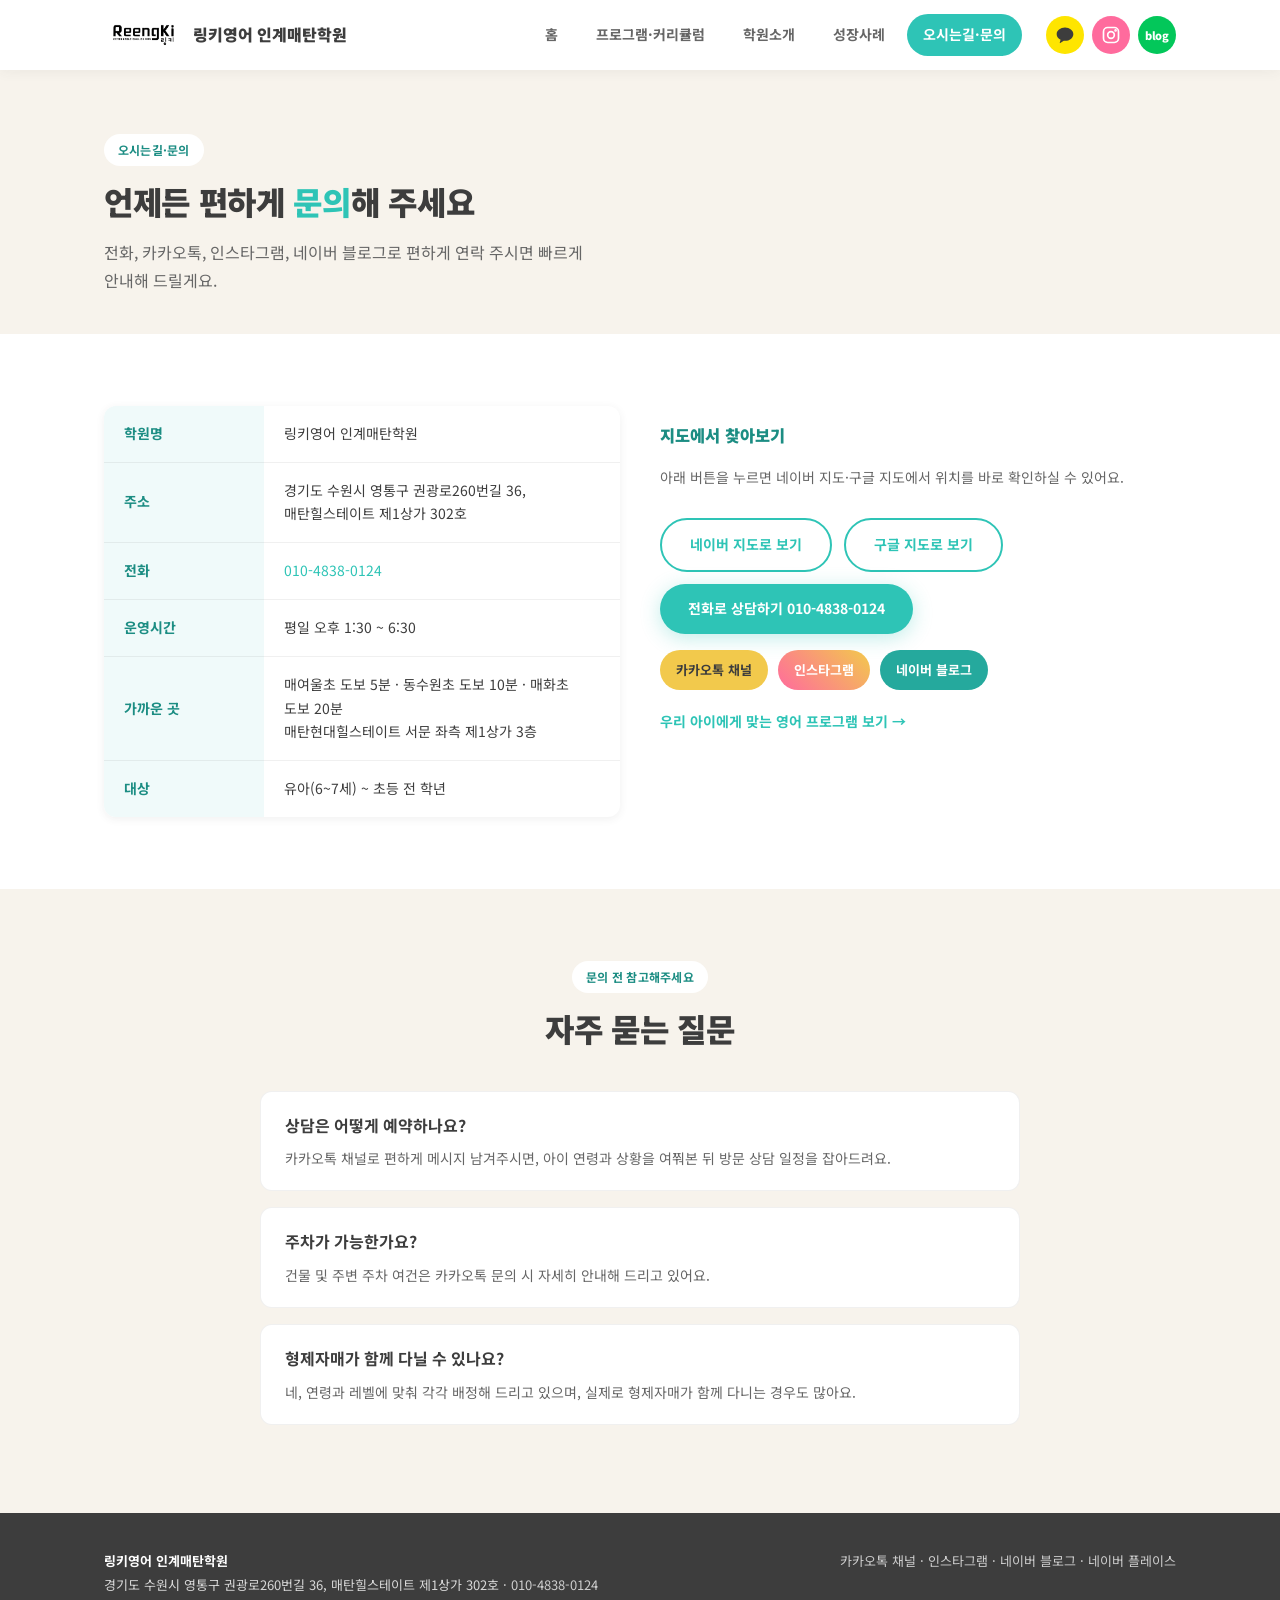
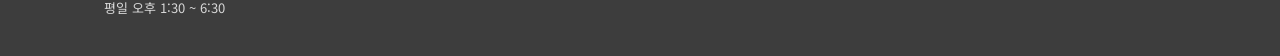
<file: contact.html>
<!DOCTYPE html>
<html lang="ko">
<head>
<meta charset="UTF-8">
<meta name="viewport" content="width=device-width, initial-scale=1.0">
<title>오시는길·상담 문의 | 링키영어 인계매탄학원 (수원 영통구 매탄동)</title>
<meta name="description" content="링키영어 인계매탄학원 오시는길과 문의 방법을 안내합니다. 주소: 경기도 수원시 영통구 권광로260번길 36, 매탄힐스테이트 제1상가 302호, 전화: 010-4838-0124, 운영시간: 평일 오후 1:30~6:30. 카카오톡 채널로 편하게 상담하세요.">
<link rel="canonical" href="https://reengkienglish.co.kr/contact.html">
<meta property="og:type" content="website">
<meta property="og:title" content="오시는길·문의 | 링키영어 인계매탄학원">
<meta property="og:description" content="경기도 수원시 영통구 권광로260번길 36, 매탄힐스테이트 제1상가 302호, 010-4838-0124, 평일 오후 1:30~6:30 운영.">
<meta property="og:image" content="https://reengkienglish.co.kr/images/tour-1-entrance.jpg">
<meta property="og:url" content="https://reengkienglish.co.kr/contact.html">
<meta property="og:locale" content="ko_KR">
<meta property="og:site_name" content="링키영어 인계매탄학원">
<meta name="twitter:card" content="summary_large_image">
<link rel="icon" href="assets/logo.png" type="image/png">
<link rel="preconnect" href="https://fonts.googleapis.com">
<link rel="preconnect" href="https://fonts.gstatic.com" crossorigin>
<link rel="stylesheet" href="https://fonts.googleapis.com/css2?family=Noto+Sans+KR:wght@400;700;900&display=swap">
<link rel="stylesheet" href="styles.css">
<link rel="stylesheet" href="css/style.css">
<script type="application/ld+json">
{
  "@context": "https://schema.org",
  "@type": [
    "EducationalOrganization",
    "LocalBusiness"
  ],
  "@id": "https://reengkienglish.co.kr/#organization",
  "name": "링키영어 인계매탄학원",
  "alternateName": "ReengKi English Ingye-Maetan Academy",
  "description": "경기도 수원시 영통구 매탄동에 있는 유아·초등 영어학원입니다. 매탄동·인계동 생활권의 6~7세 유아부터 초등 고학년까지, 20년 영어교육 경력의 원장이 직접 지도하며 Stage·Juice·Jelly·TEENZ Phonics·TEENZ 1·TEENZ 2.0 단계별 커리큘럼으로 파닉스, 영어 원서 읽기, 스피킹, 리딩, 라이팅을 가르칩니다.",
  "url": "https://reengkienglish.co.kr/",
  "logo": "https://reengkienglish.co.kr/assets/logo.png",
  "image": "https://reengkienglish.co.kr/images/tour-1-entrance.jpg",
  "telephone": "+82-10-4838-0124",
  "address": {
    "@type": "PostalAddress",
    "streetAddress": "영통구 권광로260번길 36, 매탄힐스테이트 제1상가 302호",
    "addressLocality": "수원시",
    "addressRegion": "경기도",
    "addressCountry": "KR"
  },
  "areaServed": [
    "매탄동",
    "인계동",
    "수원시 영통구"
  ],
  "hasMap": "https://www.google.com/maps/search/?api=1&query=%EA%B2%BD%EA%B8%B0%EB%8F%84%20%EC%88%98%EC%9B%90%EC%8B%9C%20%EC%98%81%ED%86%B5%EA%B5%AC%20%EA%B6%8C%EA%B4%91%EB%A1%9C260%EB%B2%88%EA%B8%B8%2036%20%EB%A7%A4%ED%83%84%ED%9E%90%EC%8A%A4%ED%85%8C%EC%9D%B4%ED%8A%B8%20%EC%A0%9C1%EC%83%81%EA%B0%80",
  "openingHoursSpecification": {
    "@type": "OpeningHoursSpecification",
    "dayOfWeek": [
      "Monday",
      "Tuesday",
      "Wednesday",
      "Thursday",
      "Friday"
    ],
    "opens": "13:30",
    "closes": "18:30"
  },
  "founder": {
    "@type": "Person",
    "name": "Lisa",
    "jobTitle": "원장",
    "description": "20년 영어교육 현장 경험을 가진 링키영어 인계매탄학원 원장. 영어교육 석사, YL TESOL, 영어독서지도, 영어 논·서술 지도, 상담심리 전공. 유아·초등·중등·고등 영어 지도 경험."
  },
  "knowsAbout": [
    "유아 영어",
    "초등 영어",
    "파닉스",
    "영어 원서 읽기",
    "영어 말하기",
    "영어 라이팅"
  ],
  "sameAs": [
    "https://www.instagram.com/lisa_reengki",
    "https://blog.naver.com/reengki-lisa",
    "https://naver.me/xprApDdW",
    "http://pf.kakao.com/_xaHkTn"
  ]
}
</script>
<script type="application/ld+json">
{
  "@context": "https://schema.org",
  "@type": "BreadcrumbList",
  "itemListElement": [
    {
      "@type": "ListItem",
      "position": 1,
      "name": "홈",
      "item": "https://reengkienglish.co.kr/"
    },
    {
      "@type": "ListItem",
      "position": 2,
      "name": "오시는 길·문의",
      "item": "https://reengkienglish.co.kr/contact.html"
    }
  ]
}
</script>
<script type="application/ld+json">
{
  "@context": "https://schema.org",
  "@type": "FAQPage",
  "mainEntity": [
    {
      "@type": "Question",
      "name": "상담은 어떻게 예약하나요?",
      "acceptedAnswer": {
        "@type": "Answer",
        "text": "카카오톡 채널로 편하게 메시지 남겨주시면, 아이 연령과 상황을 여쭤본 뒤 방문 상담 일정을 잡아드려요."
      }
    },
    {
      "@type": "Question",
      "name": "주차가 가능한가요?",
      "acceptedAnswer": {
        "@type": "Answer",
        "text": "건물 및 주변 주차 여건은 카카오톡 문의 시 자세히 안내해 드리고 있어요."
      }
    },
    {
      "@type": "Question",
      "name": "형제자매가 함께 다닐 수 있나요?",
      "acceptedAnswer": {
        "@type": "Answer",
        "text": "네, 연령과 레벨에 맞춰 각각 배정해 드리고 있으며, 실제로 형제자매가 함께 다니는 경우도 많아요."
      }
    }
  ]
}
</script>
</head>
<body>

<header class="site-header">
  <div class="header-inner">
    <a class="brand" href="index.html">
      <img src="assets/logo.png" alt="링키영어 인계매탄학원 로고" style="height:34px;width:auto;">
      <span>링키영어 인계매탄학원</span>
    </a>
    <nav class="main-nav">
      <a href="index.html">홈</a>
      <a href="programs.html">프로그램·커리큘럼</a>
      <a href="about.html">학원소개</a>
      <a href="growth.html">성장사례</a>
      <a href="contact.html" class="active">오시는길·문의</a>
    </nav>
    <div class="header-sns">
      <a class="hs-kakao" href="http://pf.kakao.com/_xaHkTn" target="_blank" rel="noopener" aria-label="카카오톡 채널" title="카카오톡 채널"><svg viewBox="0 0 24 24" width="20" height="20"><path fill="currentColor" d="M12 3C6.5 3 2 6.6 2 11c0 2.8 1.9 5.3 4.7 6.7l-1 3.6c-.1.3.3.6.6.4l4.2-2.8c.5.1 1 .1 1.5.1 5.5 0 10-3.6 10-8S17.5 3 12 3z"/></svg></a>
      <a class="hs-insta" href="https://www.instagram.com/lisa_reengki" target="_blank" rel="noopener" aria-label="인스타그램" title="인스타그램"><svg viewBox="0 0 24 24" width="20" height="20" fill="none" stroke="currentColor" stroke-width="2" stroke-linecap="round" stroke-linejoin="round"><rect x="3" y="3" width="18" height="18" rx="5"/><circle cx="12" cy="12" r="4"/><circle cx="17.5" cy="6.5" r="0.6" fill="currentColor"/></svg></a>
      <a class="hs-blog" href="https://blog.naver.com/reengki-lisa" target="_blank" rel="noopener" aria-label="네이버 블로그" title="네이버 블로그"><span>blog</span></a>
    </div>
  </div>
</header>

<section class="hero" style="padding-bottom:24px;">
  <div class="wrap" style="grid-template-columns: 1fr;">
    <div class="hero-text" style="max-width:680px;">
      <span class="eyebrow">오시는길·문의</span>
      <h1>언제든 편하게 <em>문의</em>해 주세요</h1>
      <p class="lead">전화, 카카오톡, 인스타그램, 네이버 블로그로 편하게 연락 주시면 빠르게 안내해 드릴게요.</p>
    </div>
  </div>
</section>

<section>
  <div class="wrap contact-grid">
    <table class="info-table">
      <tr>
        <th>학원명</th>
        <td>링키영어 인계매탄학원</td>
      </tr>
      <tr>
        <th>주소</th>
        <td>경기도 수원시 영통구 권광로260번길 36, 매탄힐스테이트 제1상가 302호</td>
      </tr>
      <tr>
        <th>전화</th>
        <td><a href="tel:01048380124">010-4838-0124</a></td>
      </tr>
      <tr>
        <th>운영시간</th>
        <td>평일 오후 1:30 ~ 6:30</td>
      </tr>
      <tr>
        <th>가까운 곳</th>
        <td>매여울초 도보 5분 · 동수원초 도보 10분 · 매화초 도보 20분<br>매탄현대힐스테이트 서문 좌측 제1상가 3층</td>
      </tr>
      <tr>
        <th>대상</th>
        <td>유아(6~7세) ~ 초등 전 학년</td>
      </tr>
    </table>
    <div>
      <h3 style="font-weight:900; color:var(--teal-dark);">지도에서 찾아보기</h3>
      <p style="color:var(--ink-soft); margin-top:0;">아래 버튼을 누르면 네이버 지도·구글 지도에서 위치를 바로 확인하실 수 있어요.</p>
      <div class="btn-row">
        <a class="btn btn-secondary" href="https://naver.me/xprApDdW" target="_blank" rel="noopener">네이버 지도로 보기</a>
        <a class="btn btn-secondary" href="https://www.google.com/maps/search/?api=1&query=%EA%B2%BD%EA%B8%B0%EB%8F%84%20%EC%88%98%EC%9B%90%EC%8B%9C%20%EC%98%81%ED%86%B5%EA%B5%AC%20%EA%B6%8C%EA%B4%91%EB%A1%9C260%EB%B2%88%EA%B8%B8%2036%20%EB%A7%A4%ED%83%84%ED%9E%90%EC%8A%A4%ED%85%8C%EC%9D%B4%ED%8A%B8%20%EC%A0%9C1%EC%83%81%EA%B0%80" target="_blank" rel="noopener">구글 지도로 보기</a>
      </div>
      <div class="btn-row" style="margin-top:12px;">
        <a class="btn btn-primary" href="tel:01048380124">전화로 상담하기 010-4838-0124</a>
      </div>
      <div class="sns-row">
        <a class="sns-kakao" href="http://pf.kakao.com/_xaHkTn" target="_blank" rel="noopener">카카오톡 채널</a>
        <a class="sns-insta" href="https://www.instagram.com/lisa_reengki" target="_blank" rel="noopener">인스타그램</a>
        <a class="sns-blog" href="https://blog.naver.com/reengki-lisa" target="_blank" rel="noopener">네이버 블로그</a>
      </div>
      <p style="margin-top:20px;"><a href="programs.html" style="font-weight:700;">우리 아이에게 맞는 영어 프로그램 보기 →</a></p>
    </div>
  </div>
</section>

<section class="alt">
  <div class="wrap">
    <div class="section-head">
      <span class="eyebrow">문의 전 참고해주세요</span>
      <h2>자주 묻는 질문</h2>
    </div>
    <div class="faq-item">
      <h3>상담은 어떻게 예약하나요?</h3>
      <p>카카오톡 채널로 편하게 메시지 남겨주시면, 아이 연령과 상황을 여쭤본 뒤 방문 상담 일정을 잡아드려요.</p>
    </div>
    <div class="faq-item">
      <h3>주차가 가능한가요?</h3>
      <p>건물 및 주변 주차 여건은 카카오톡 문의 시 자세히 안내해 드리고 있어요.</p>
    </div>
    <div class="faq-item">
      <h3>형제자매가 함께 다닐 수 있나요?</h3>
      <p>네, 연령과 레벨에 맞춰 각각 배정해 드리고 있으며, 실제로 형제자매가 함께 다니는 경우도 많아요.</p>
    </div>
  </div>
</section>

<footer class="site-footer">
  <div class="wrap">
    <div>
      <strong>링키영어 인계매탄학원</strong><br>
      경기도 수원시 영통구 권광로260번길 36, 매탄힐스테이트 제1상가 302호 · <a href="tel:01048380124">010-4838-0124</a><br>
      평일 오후 1:30 ~ 6:30
    </div>
    <div>
      <a href="http://pf.kakao.com/_xaHkTn" target="_blank" rel="noopener">카카오톡 채널</a> ·
      <a href="https://www.instagram.com/lisa_reengki" target="_blank" rel="noopener">인스타그램</a> ·
      <a href="https://blog.naver.com/reengki-lisa" target="_blank" rel="noopener">네이버 블로그</a> ·
      <a href="https://naver.me/xprApDdW" target="_blank" rel="noopener">네이버 플레이스</a>
    </div>
  </div>
</footer>

</body>
</html>
</file>
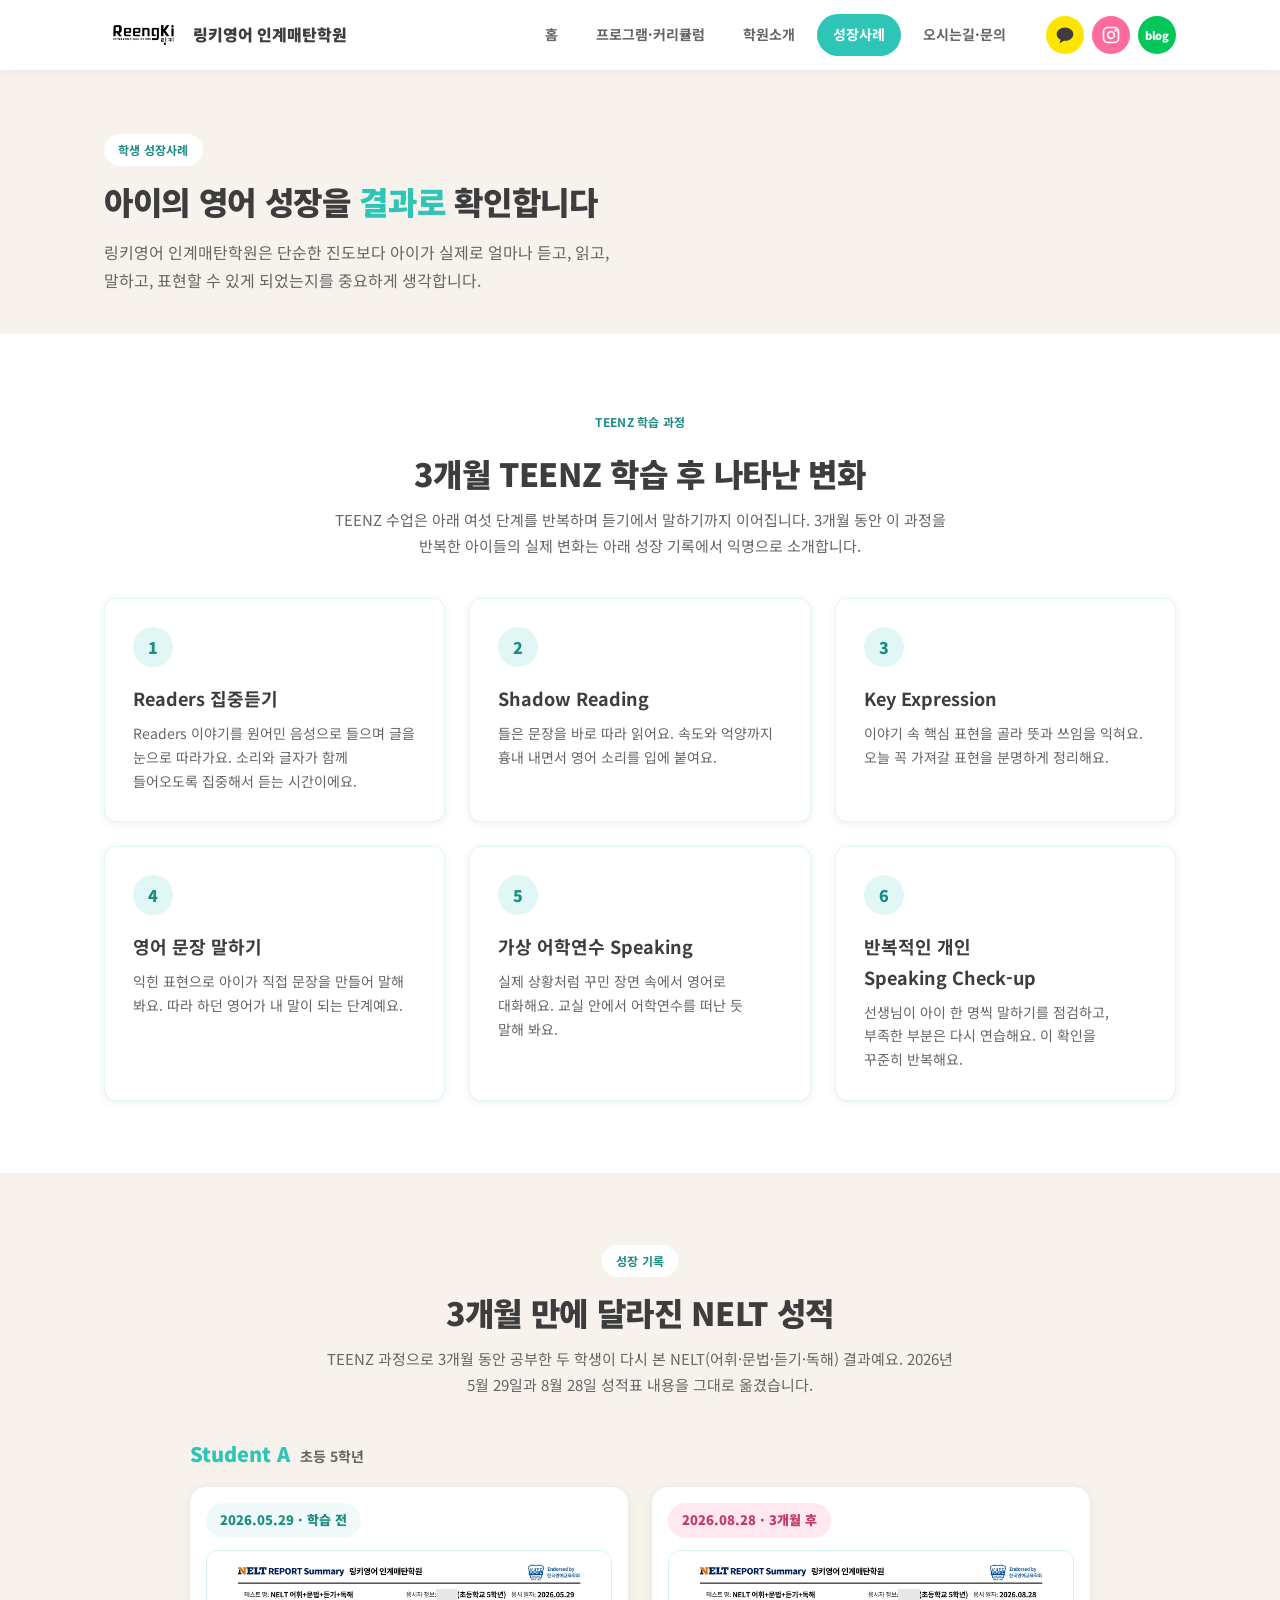
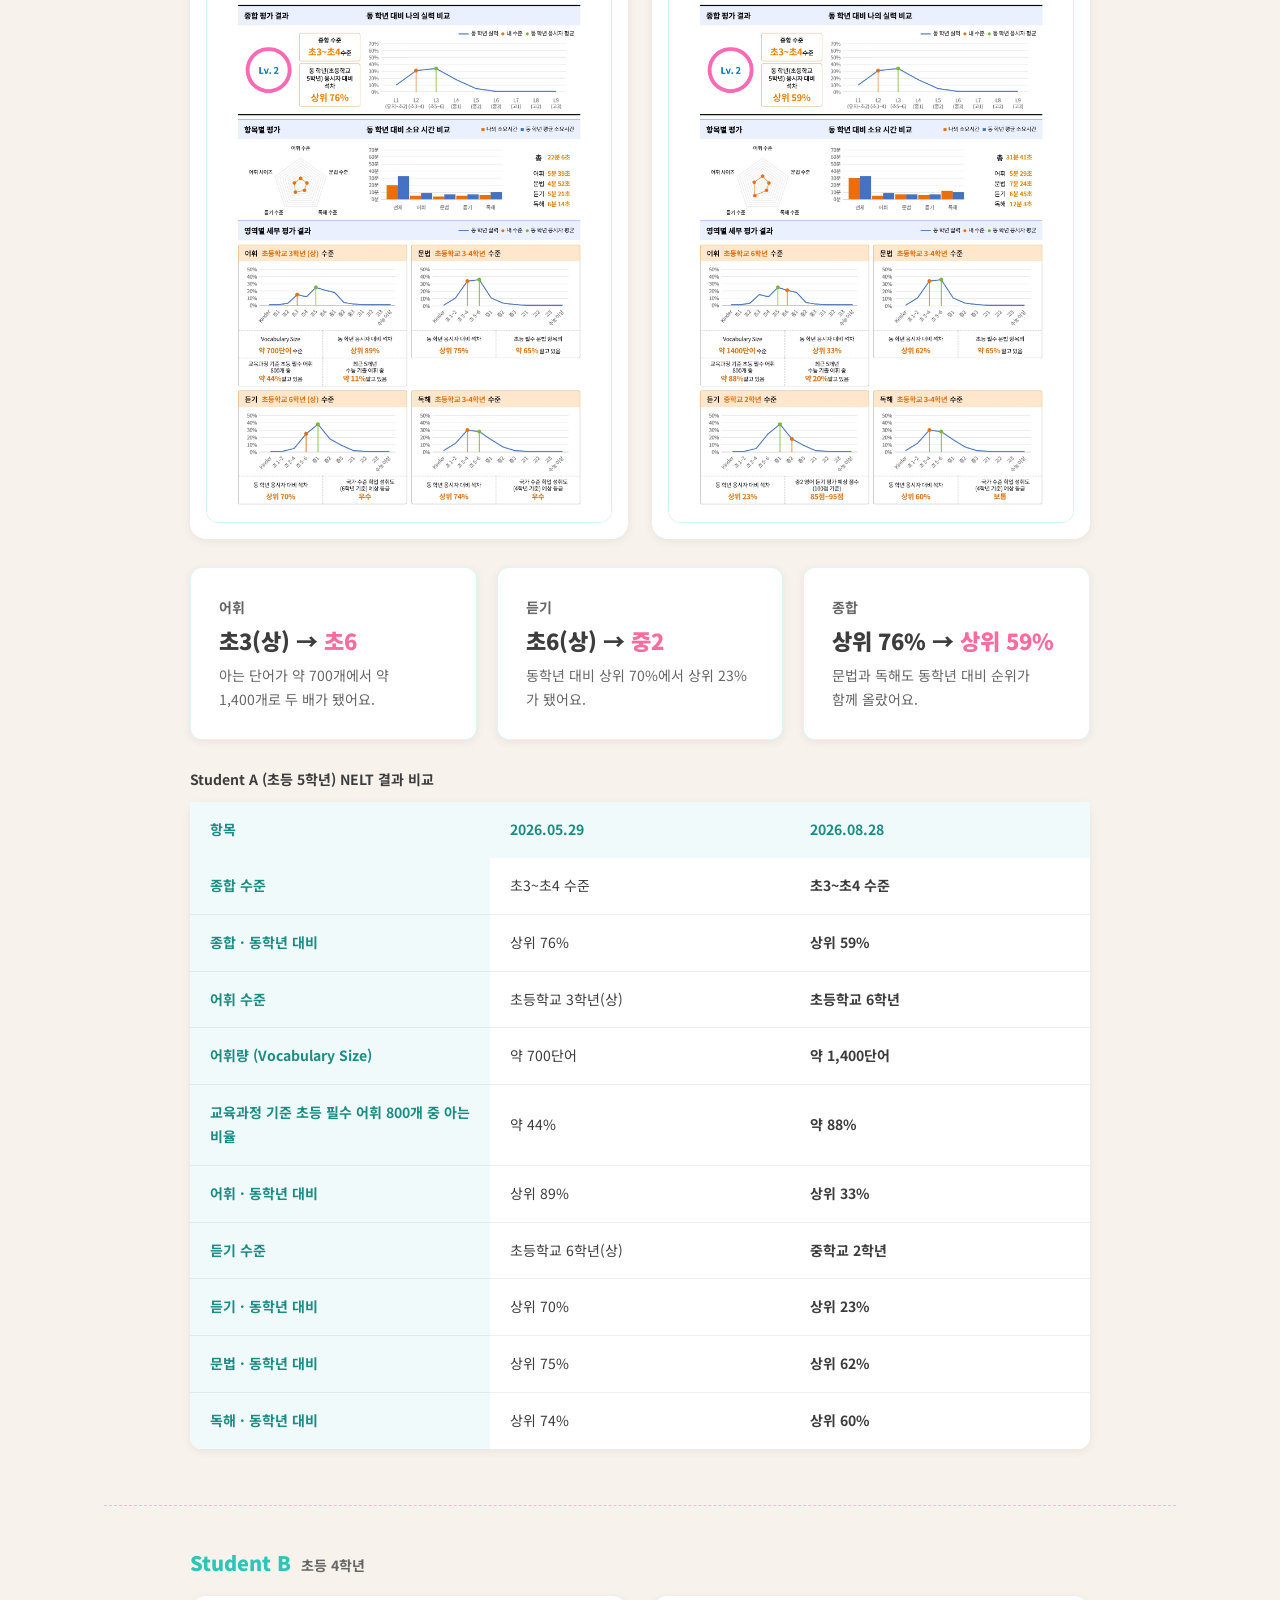
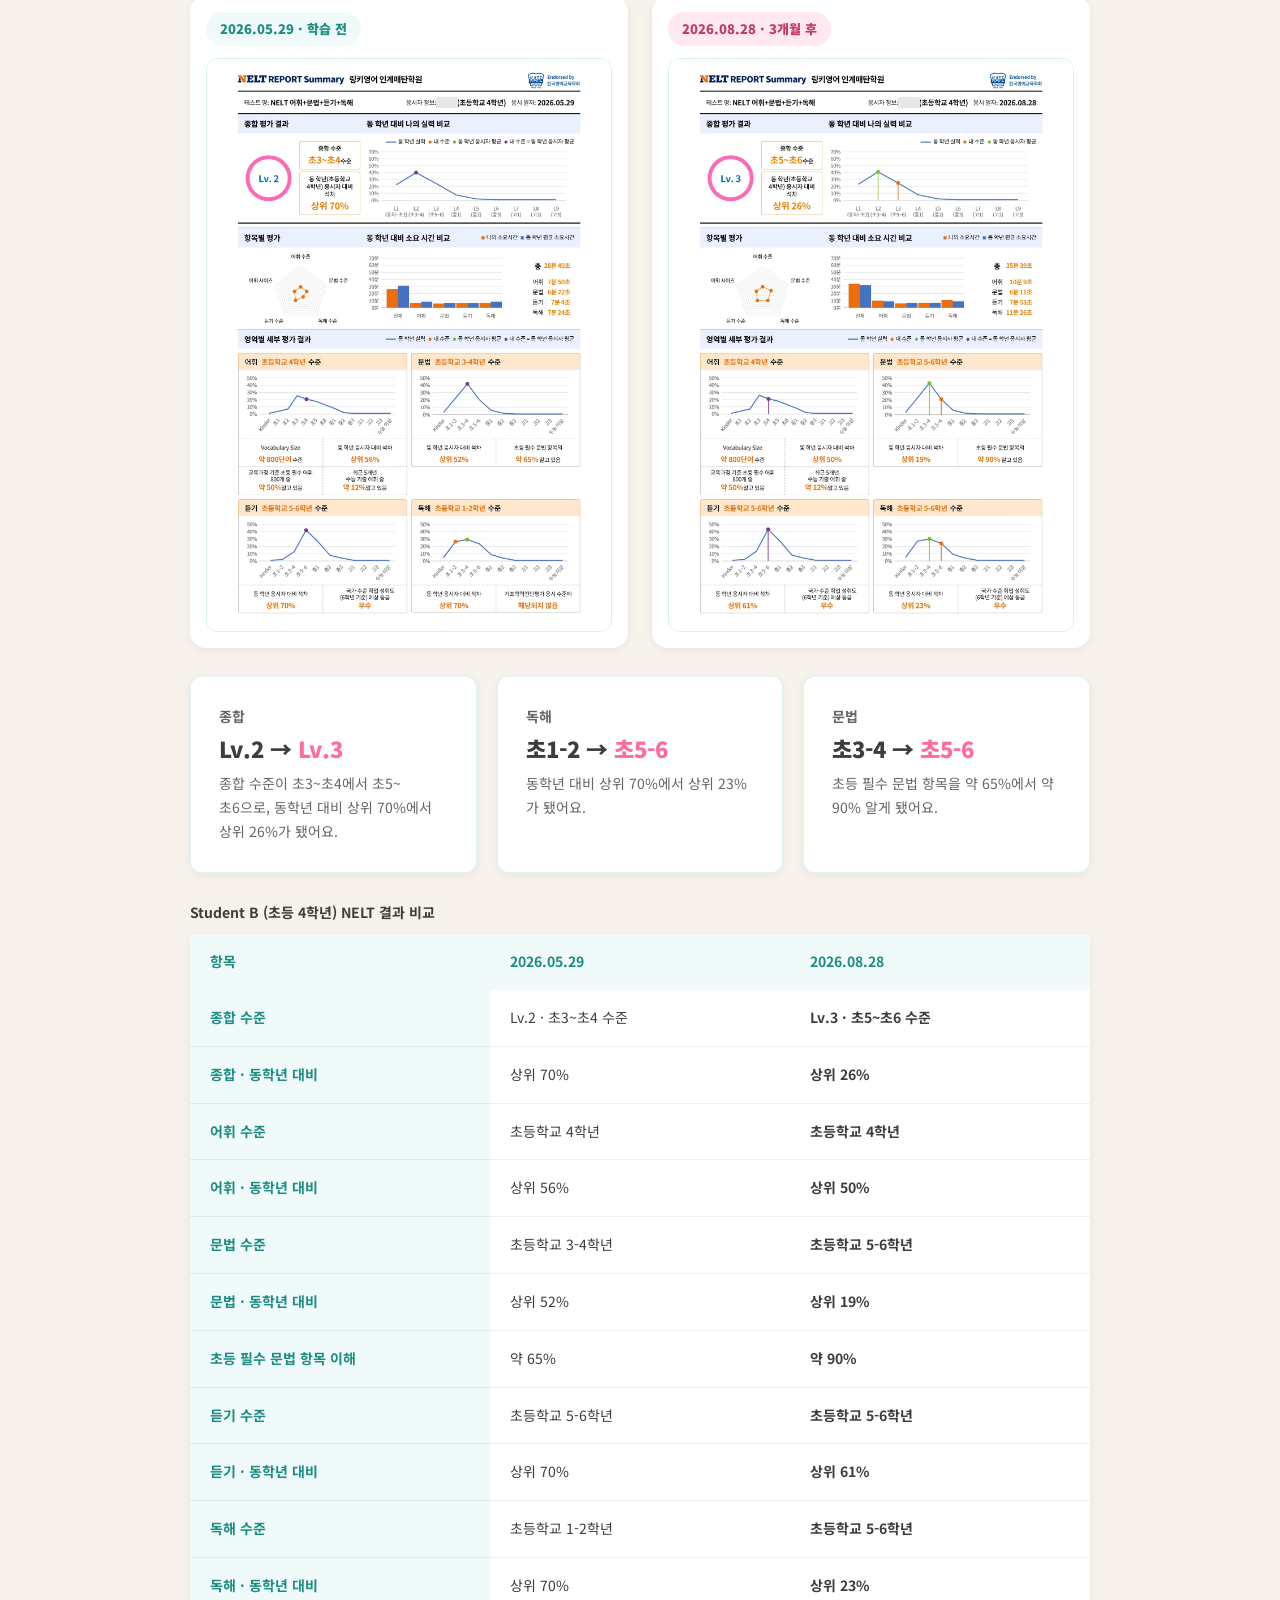
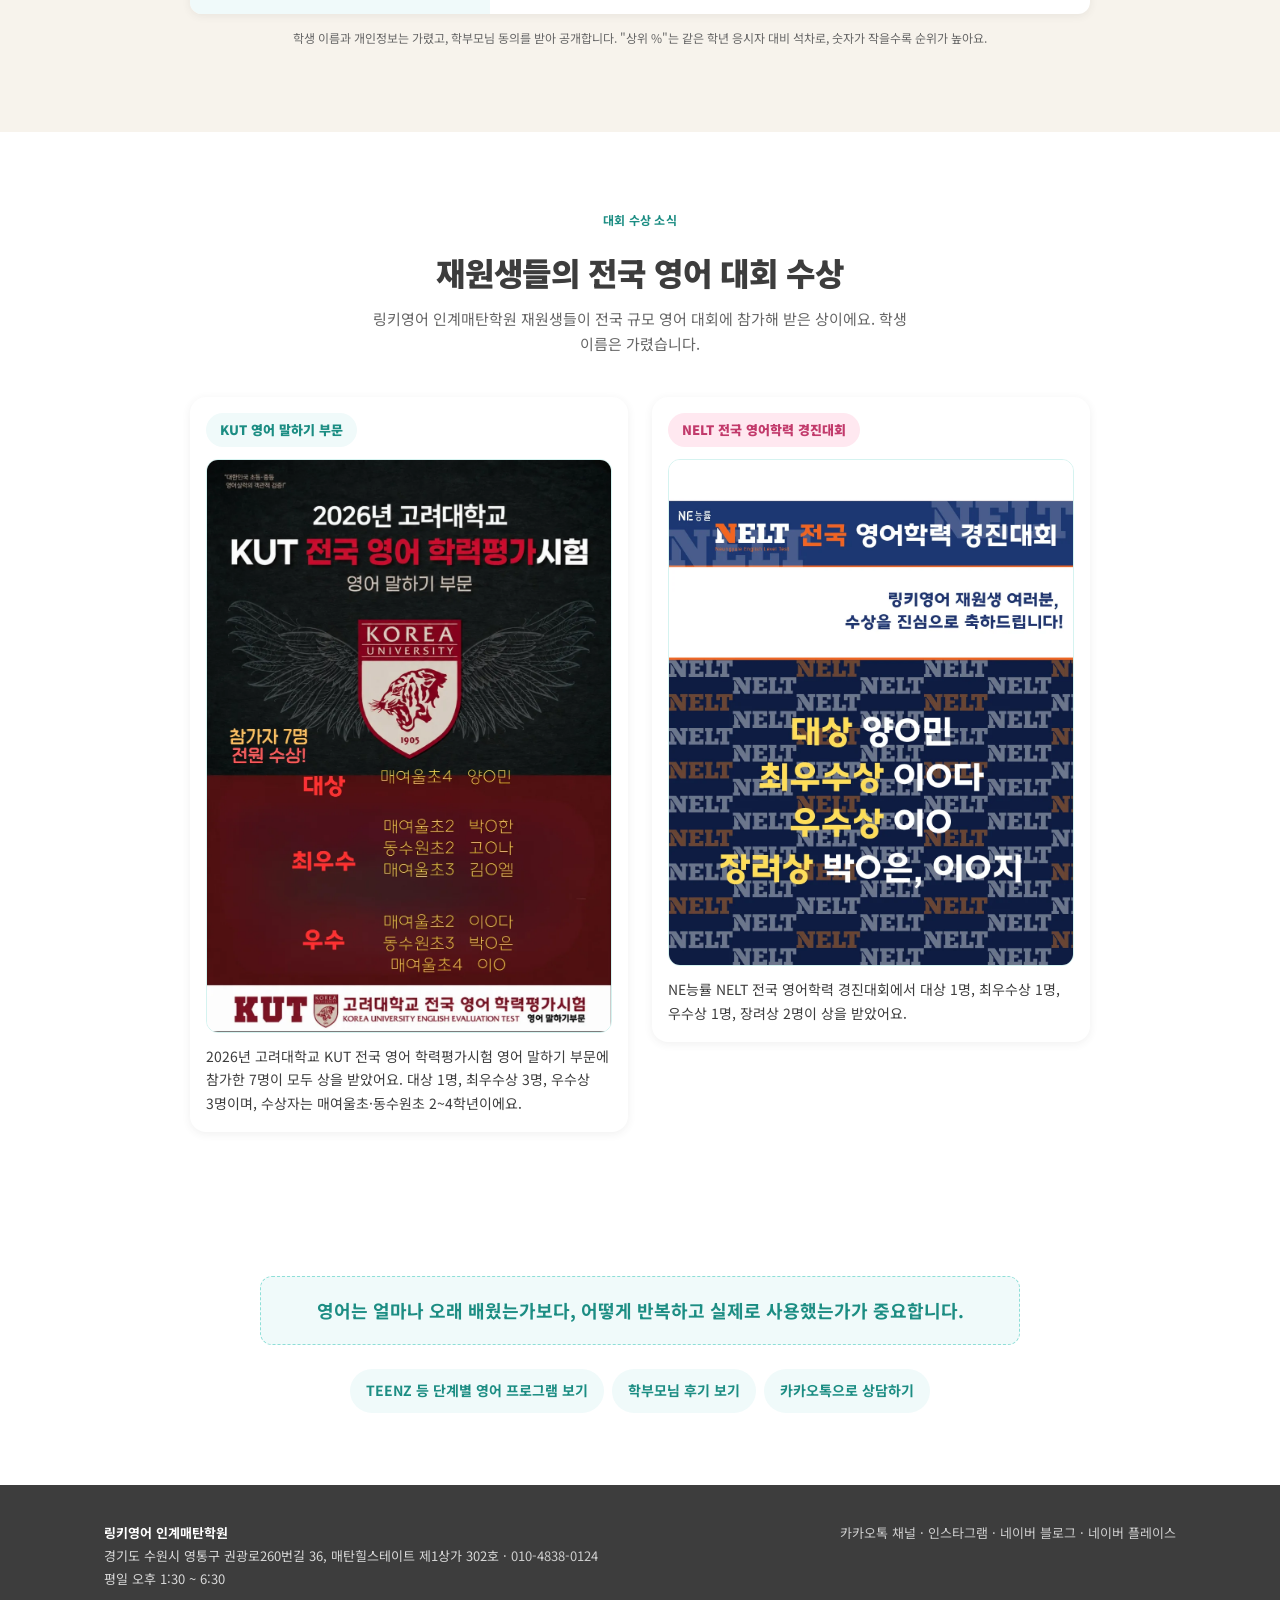
<file: growth.html>
<!DOCTYPE html>
<html lang="ko">
<head>
<meta charset="UTF-8">
<meta name="viewport" content="width=device-width, initial-scale=1.0">
<title>학생 성장사례 | 링키영어 인계매탄학원</title>
<meta name="description" content="링키영어 인계매탄학원 학생 성장사례. TEENZ 3개월 학습 후 초등 5학년 학생의 NELT 어휘가 초3(상)에서 초6 수준으로, 초등 4학년 학생의 종합 수준이 Lv.2에서 Lv.3으로 오른 실제 성적 변화와 TEENZ 학습 과정, 영어 대회 수상 소식을 소개합니다.">
<link rel="canonical" href="https://reengkienglish.co.kr/growth.html">
<meta property="og:type" content="website">
<meta property="og:title" content="학생 성장사례 | 링키영어 인계매탄학원">
<meta property="og:description" content="듣고, 읽고, 말하고, 표현하는 힘이 얼마나 자랐는지로 아이의 영어 성장을 확인합니다.">
<meta property="og:image" content="https://reengkienglish.co.kr/images/tour-1-entrance.jpg">
<meta property="og:url" content="https://reengkienglish.co.kr/growth.html">
<meta property="og:locale" content="ko_KR">
<meta property="og:site_name" content="링키영어 인계매탄학원">
<meta name="twitter:card" content="summary_large_image">
<link rel="icon" href="assets/logo.png" type="image/png">
<link rel="preconnect" href="https://fonts.googleapis.com">
<link rel="preconnect" href="https://fonts.gstatic.com" crossorigin>
<link rel="stylesheet" href="https://fonts.googleapis.com/css2?family=Noto+Sans+KR:wght@400;700;900&display=swap">
<link rel="stylesheet" href="styles.css">
<link rel="stylesheet" href="css/style.css">
<script type="application/ld+json">
{
  "@context": "https://schema.org",
  "@type": [
    "EducationalOrganization",
    "LocalBusiness"
  ],
  "@id": "https://reengkienglish.co.kr/#organization",
  "name": "링키영어 인계매탄학원",
  "alternateName": "ReengKi English Ingye-Maetan Academy",
  "description": "경기도 수원시 영통구 매탄동에 있는 유아·초등 영어학원입니다. 매탄동·인계동 생활권의 6~7세 유아부터 초등 고학년까지, 20년 영어교육 경력의 원장이 직접 지도하며 Stage·Juice·Jelly·TEENZ Phonics·TEENZ 1·TEENZ 2.0 단계별 커리큘럼으로 파닉스, 영어 원서 읽기, 스피킹, 리딩, 라이팅을 가르칩니다.",
  "url": "https://reengkienglish.co.kr/",
  "logo": "https://reengkienglish.co.kr/assets/logo.png",
  "image": "https://reengkienglish.co.kr/images/tour-1-entrance.jpg",
  "telephone": "+82-10-4838-0124",
  "address": {
    "@type": "PostalAddress",
    "streetAddress": "영통구 권광로260번길 36, 매탄힐스테이트 제1상가 302호",
    "addressLocality": "수원시",
    "addressRegion": "경기도",
    "addressCountry": "KR"
  },
  "areaServed": [
    "매탄동",
    "인계동",
    "수원시 영통구"
  ],
  "hasMap": "https://www.google.com/maps/search/?api=1&query=%EA%B2%BD%EA%B8%B0%EB%8F%84%20%EC%88%98%EC%9B%90%EC%8B%9C%20%EC%98%81%ED%86%B5%EA%B5%AC%20%EA%B6%8C%EA%B4%91%EB%A1%9C260%EB%B2%88%EA%B8%B8%2036%20%EB%A7%A4%ED%83%84%ED%9E%90%EC%8A%A4%ED%85%8C%EC%9D%B4%ED%8A%B8%20%EC%A0%9C1%EC%83%81%EA%B0%80",
  "openingHoursSpecification": {
    "@type": "OpeningHoursSpecification",
    "dayOfWeek": [
      "Monday",
      "Tuesday",
      "Wednesday",
      "Thursday",
      "Friday"
    ],
    "opens": "13:30",
    "closes": "18:30"
  },
  "founder": {
    "@type": "Person",
    "name": "Lisa",
    "jobTitle": "원장",
    "description": "20년 영어교육 현장 경험을 가진 링키영어 인계매탄학원 원장. 영어교육 석사, YL TESOL, 영어독서지도, 영어 논·서술 지도, 상담심리 전공. 유아·초등·중등·고등 영어 지도 경험."
  },
  "knowsAbout": [
    "유아 영어",
    "초등 영어",
    "파닉스",
    "영어 원서 읽기",
    "영어 말하기",
    "영어 라이팅"
  ],
  "sameAs": [
    "https://www.instagram.com/lisa_reengki",
    "https://blog.naver.com/reengki-lisa",
    "https://naver.me/xprApDdW",
    "http://pf.kakao.com/_xaHkTn"
  ]
}
</script>
<script type="application/ld+json">
{
  "@context": "https://schema.org",
  "@type": "BreadcrumbList",
  "itemListElement": [
    {
      "@type": "ListItem",
      "position": 1,
      "name": "홈",
      "item": "https://reengkienglish.co.kr/"
    },
    {
      "@type": "ListItem",
      "position": 2,
      "name": "학생 성장사례",
      "item": "https://reengkienglish.co.kr/growth.html"
    }
  ]
}
</script>
</head>
<body>

<header class="site-header">
  <div class="header-inner">
    <a class="brand" href="index.html">
      <img src="assets/logo.png" alt="링키영어 인계매탄학원 로고" style="height:34px;width:auto;">
      <span>링키영어 인계매탄학원</span>
    </a>
    <nav class="main-nav">
      <a href="index.html">홈</a>
      <a href="programs.html">프로그램·커리큘럼</a>
      <a href="about.html">학원소개</a>
      <a href="growth.html" class="active">성장사례</a>
      <a href="contact.html">오시는길·문의</a>
    </nav>
    <div class="header-sns">
      <a class="hs-kakao" href="http://pf.kakao.com/_xaHkTn" target="_blank" rel="noopener" aria-label="카카오톡 채널" title="카카오톡 채널"><svg viewBox="0 0 24 24" width="20" height="20"><path fill="currentColor" d="M12 3C6.5 3 2 6.6 2 11c0 2.8 1.9 5.3 4.7 6.7l-1 3.6c-.1.3.3.6.6.4l4.2-2.8c.5.1 1 .1 1.5.1 5.5 0 10-3.6 10-8S17.5 3 12 3z"/></svg></a>
      <a class="hs-insta" href="https://www.instagram.com/lisa_reengki" target="_blank" rel="noopener" aria-label="인스타그램" title="인스타그램"><svg viewBox="0 0 24 24" width="20" height="20" fill="none" stroke="currentColor" stroke-width="2" stroke-linecap="round" stroke-linejoin="round"><rect x="3" y="3" width="18" height="18" rx="5"/><circle cx="12" cy="12" r="4"/><circle cx="17.5" cy="6.5" r="0.6" fill="currentColor"/></svg></a>
      <a class="hs-blog" href="https://blog.naver.com/reengki-lisa" target="_blank" rel="noopener" aria-label="네이버 블로그" title="네이버 블로그"><span>blog</span></a>
    </div>
  </div>
</header>

<section class="hero" style="padding-bottom:24px;">
  <div class="wrap" style="grid-template-columns: 1fr;">
    <div class="hero-text" style="max-width:680px;">
      <span class="eyebrow">학생 성장사례</span>
      <h1>아이의 영어 성장을 <em>결과로</em> 확인합니다</h1>
      <p class="lead">링키영어 인계매탄학원은 단순한 진도보다 아이가 실제로 얼마나 듣고, 읽고, 말하고, 표현할 수 있게 되었는지를 중요하게 생각합니다.</p>
    </div>
  </div>
</section>

<section>
  <div class="wrap">
    <div class="section-head">
      <span class="eyebrow">TEENZ 학습 과정</span>
      <h2>3개월 TEENZ 학습 후 나타난 변화</h2>
      <p>TEENZ 수업은 아래 여섯 단계를 반복하며 듣기에서 말하기까지 이어집니다. 3개월 동안 이 과정을 반복한 아이들의 실제 변화는 아래 성장 기록에서 익명으로 소개합니다.</p>
    </div>
    <ol class="grid-3 growth-steps">
      <li class="card">
        <div class="icon-badge">1</div>
        <h3>Readers 집중듣기</h3>
        <p>Readers 이야기를 원어민 음성으로 들으며 글을 눈으로 따라가요. 소리와 글자가 함께 들어오도록 집중해서 듣는 시간이에요.</p>
      </li>
      <li class="card">
        <div class="icon-badge">2</div>
        <h3>Shadow Reading</h3>
        <p>들은 문장을 바로 따라 읽어요. 속도와 억양까지 흉내 내면서 영어 소리를 입에 붙여요.</p>
      </li>
      <li class="card">
        <div class="icon-badge">3</div>
        <h3>Key Expression</h3>
        <p>이야기 속 핵심 표현을 골라 뜻과 쓰임을 익혀요. 오늘 꼭 가져갈 표현을 분명하게 정리해요.</p>
      </li>
      <li class="card">
        <div class="icon-badge">4</div>
        <h3>영어 문장 말하기</h3>
        <p>익힌 표현으로 아이가 직접 문장을 만들어 말해 봐요. 따라 하던 영어가 내 말이 되는 단계예요.</p>
      </li>
      <li class="card">
        <div class="icon-badge">5</div>
        <h3>가상 어학연수 Speaking</h3>
        <p>실제 상황처럼 꾸민 장면 속에서 영어로 대화해요. 교실 안에서 어학연수를 떠난 듯 말해 봐요.</p>
      </li>
      <li class="card">
        <div class="icon-badge">6</div>
        <h3>반복적인 개인 Speaking Check-up</h3>
        <p>선생님이 아이 한 명씩 말하기를 점검하고, 부족한 부분은 다시 연습해요. 이 확인을 꾸준히 반복해요.</p>
      </li>
    </ol>
  </div>
</section>

<section class="alt">
  <div class="wrap">
    <div class="section-head">
      <span class="eyebrow">성장 기록</span>
      <h2>3개월 만에 달라진 NELT 성적</h2>
      <p>TEENZ 과정으로 3개월 동안 공부한 두 학생이 다시 본 NELT(어휘·문법·듣기·독해) 결과예요. 2026년 5월 29일과 8월 28일 성적표 내용을 그대로 옮겼습니다.</p>
    </div>
    <div class="nelt-student">
      <h3 class="nelt-student-title">Student A <small>초등 5학년</small></h3>
      <div class="nelt-compare">
        <figure class="nelt-card">
          <span class="nelt-tag">2026.05.29 · 학습 전</span>
          <img src="images/nelt-before.webp" alt="Student A의 2026년 5월 NELT 성적표. 어휘 초등 3학년(상), 듣기 초등 6학년(상) 수준" loading="lazy">
        </figure>
        <figure class="nelt-card">
          <span class="nelt-tag after">2026.08.28 · 3개월 후</span>
          <img src="images/nelt-after.webp" alt="Student A의 2026년 8월 NELT 성적표. 어휘 초등 6학년, 듣기 중학교 2학년 수준" loading="lazy">
        </figure>
      </div>
      <div class="nelt-highlights">
        <div class="card"><h3>어휘</h3><p class="nelt-big">초3(상) → <em>초6</em></p><p>아는 단어가 약 700개에서 약 1,400개로 두 배가 됐어요.</p></div>
        <div class="card"><h3>듣기</h3><p class="nelt-big">초6(상) → <em>중2</em></p><p>동학년 대비 상위 70%에서 상위 23%가 됐어요.</p></div>
        <div class="card"><h3>종합</h3><p class="nelt-big">상위 76% → <em>상위 59%</em></p><p>문법과 독해도 동학년 대비 순위가 함께 올랐어요.</p></div>
      </div>
      <table class="info-table nelt-table">
        <caption>Student A (초등 5학년) NELT 결과 비교</caption>
        <thead><tr><th scope="col">항목</th><th scope="col">2026.05.29</th><th scope="col">2026.08.28</th></tr></thead>
        <tbody>
          <tr><th scope="row">종합 수준</th><td>초3~초4 수준</td><td><strong>초3~초4 수준</strong></td></tr>
          <tr><th scope="row">종합 · 동학년 대비</th><td>상위 76%</td><td><strong>상위 59%</strong></td></tr>
          <tr><th scope="row">어휘 수준</th><td>초등학교 3학년(상)</td><td><strong>초등학교 6학년</strong></td></tr>
          <tr><th scope="row">어휘량 (Vocabulary Size)</th><td>약 700단어</td><td><strong>약 1,400단어</strong></td></tr>
          <tr><th scope="row">교육과정 기준 초등 필수 어휘 800개 중 아는 비율</th><td>약 44%</td><td><strong>약 88%</strong></td></tr>
          <tr><th scope="row">어휘 · 동학년 대비</th><td>상위 89%</td><td><strong>상위 33%</strong></td></tr>
          <tr><th scope="row">듣기 수준</th><td>초등학교 6학년(상)</td><td><strong>중학교 2학년</strong></td></tr>
          <tr><th scope="row">듣기 · 동학년 대비</th><td>상위 70%</td><td><strong>상위 23%</strong></td></tr>
          <tr><th scope="row">문법 · 동학년 대비</th><td>상위 75%</td><td><strong>상위 62%</strong></td></tr>
          <tr><th scope="row">독해 · 동학년 대비</th><td>상위 74%</td><td><strong>상위 60%</strong></td></tr>
        </tbody>
      </table>
    </div>
    <div class="nelt-student">
      <h3 class="nelt-student-title">Student B <small>초등 4학년</small></h3>
      <div class="nelt-compare">
        <figure class="nelt-card">
          <span class="nelt-tag">2026.05.29 · 학습 전</span>
          <img src="images/nelt-b-before.webp" alt="Student B의 2026년 5월 NELT 성적표. 종합 Lv.2 초3~초4, 독해 초등 1-2학년 수준" loading="lazy">
        </figure>
        <figure class="nelt-card">
          <span class="nelt-tag after">2026.08.28 · 3개월 후</span>
          <img src="images/nelt-b-after.webp" alt="Student B의 2026년 8월 NELT 성적표. 종합 Lv.3 초5~초6, 독해 초등 5-6학년 수준" loading="lazy">
        </figure>
      </div>
      <div class="nelt-highlights">
        <div class="card"><h3>종합</h3><p class="nelt-big">Lv.2 → <em>Lv.3</em></p><p>종합 수준이 초3~초4에서 초5~초6으로, 동학년 대비 상위 70%에서 상위 26%가 됐어요.</p></div>
        <div class="card"><h3>독해</h3><p class="nelt-big">초1-2 → <em>초5-6</em></p><p>동학년 대비 상위 70%에서 상위 23%가 됐어요.</p></div>
        <div class="card"><h3>문법</h3><p class="nelt-big">초3-4 → <em>초5-6</em></p><p>초등 필수 문법 항목을 약 65%에서 약 90% 알게 됐어요.</p></div>
      </div>
      <table class="info-table nelt-table">
        <caption>Student B (초등 4학년) NELT 결과 비교</caption>
        <thead><tr><th scope="col">항목</th><th scope="col">2026.05.29</th><th scope="col">2026.08.28</th></tr></thead>
        <tbody>
          <tr><th scope="row">종합 수준</th><td>Lv.2 · 초3~초4 수준</td><td><strong>Lv.3 · 초5~초6 수준</strong></td></tr>
          <tr><th scope="row">종합 · 동학년 대비</th><td>상위 70%</td><td><strong>상위 26%</strong></td></tr>
          <tr><th scope="row">어휘 수준</th><td>초등학교 4학년</td><td><strong>초등학교 4학년</strong></td></tr>
          <tr><th scope="row">어휘 · 동학년 대비</th><td>상위 56%</td><td><strong>상위 50%</strong></td></tr>
          <tr><th scope="row">문법 수준</th><td>초등학교 3-4학년</td><td><strong>초등학교 5-6학년</strong></td></tr>
          <tr><th scope="row">문법 · 동학년 대비</th><td>상위 52%</td><td><strong>상위 19%</strong></td></tr>
          <tr><th scope="row">초등 필수 문법 항목 이해</th><td>약 65%</td><td><strong>약 90%</strong></td></tr>
          <tr><th scope="row">듣기 수준</th><td>초등학교 5-6학년</td><td><strong>초등학교 5-6학년</strong></td></tr>
          <tr><th scope="row">듣기 · 동학년 대비</th><td>상위 70%</td><td><strong>상위 61%</strong></td></tr>
          <tr><th scope="row">독해 수준</th><td>초등학교 1-2학년</td><td><strong>초등학교 5-6학년</strong></td></tr>
          <tr><th scope="row">독해 · 동학년 대비</th><td>상위 70%</td><td><strong>상위 23%</strong></td></tr>
        </tbody>
      </table>
    </div>
    <p class="report-note" style="text-align:center;">학생 이름과 개인정보는 가렸고, 학부모님 동의를 받아 공개합니다. "상위 %"는 같은 학년 응시자 대비 석차로, 숫자가 작을수록 순위가 높아요.</p>
  </div>
</section>

<section>
  <div class="wrap">
    <div class="section-head">
      <span class="eyebrow">대회 수상 소식</span>
      <h2>재원생들의 전국 영어 대회 수상</h2>
      <p>링키영어 인계매탄학원 재원생들이 전국 규모 영어 대회에 참가해 받은 상이에요. 학생 이름은 가렸습니다.</p>
    </div>
    <div class="award-grid">
      <figure class="nelt-card">
        <span class="nelt-tag">KUT 영어 말하기 부문</span>
        <img src="images/award-kut.webp" alt="2026년 고려대학교 KUT 전국 영어 학력평가시험 영어 말하기 부문 수상자 발표 포스터. 참가자 7명 전원 수상" loading="lazy">
        <figcaption>2026년 고려대학교 KUT 전국 영어 학력평가시험 영어 말하기 부문에 참가한 7명이 모두 상을 받았어요. 대상 1명, 최우수상 3명, 우수상 3명이며, 수상자는 매여울초·동수원초 2~4학년이에요.</figcaption>
      </figure>
      <figure class="nelt-card">
        <span class="nelt-tag after">NELT 전국 영어학력 경진대회</span>
        <img src="images/award-nelt.webp" alt="NE능률 NELT 전국 영어학력 경진대회 링키영어 재원생 수상 축하 포스터" loading="lazy">
        <figcaption>NE능률 NELT 전국 영어학력 경진대회에서 대상 1명, 최우수상 1명, 우수상 1명, 장려상 2명이 상을 받았어요.</figcaption>
      </figure>
    </div>
  </div>
</section>

<section>
  <div class="wrap">
    <div class="quote-box growth-quote">영어는 얼마나 오래 배웠는가보다, 어떻게 반복하고 실제로 사용했는가가 중요합니다.</div>
    <div class="local-links" style="justify-content:center;margin-top:24px;">
      <a href="programs.html">TEENZ 등 단계별 영어 프로그램 보기</a>
      <a href="index.html#reviews">학부모님 후기 보기</a>
      <a href="http://pf.kakao.com/_xaHkTn" target="_blank" rel="noopener">카카오톡으로 상담하기</a>
    </div>
  </div>
</section>

<footer class="site-footer">
  <div class="wrap">
    <div>
      <strong>링키영어 인계매탄학원</strong><br>
      경기도 수원시 영통구 권광로260번길 36, 매탄힐스테이트 제1상가 302호 · <a href="tel:01048380124">010-4838-0124</a><br>
      평일 오후 1:30 ~ 6:30
    </div>
    <div>
      <a href="http://pf.kakao.com/_xaHkTn" target="_blank" rel="noopener">카카오톡 채널</a> ·
      <a href="https://www.instagram.com/lisa_reengki" target="_blank" rel="noopener">인스타그램</a> ·
      <a href="https://blog.naver.com/reengki-lisa" target="_blank" rel="noopener">네이버 블로그</a> ·
      <a href="https://naver.me/xprApDdW" target="_blank" rel="noopener">네이버 플레이스</a>
    </div>
  </div>
</footer>

</body>
</html>
</file>
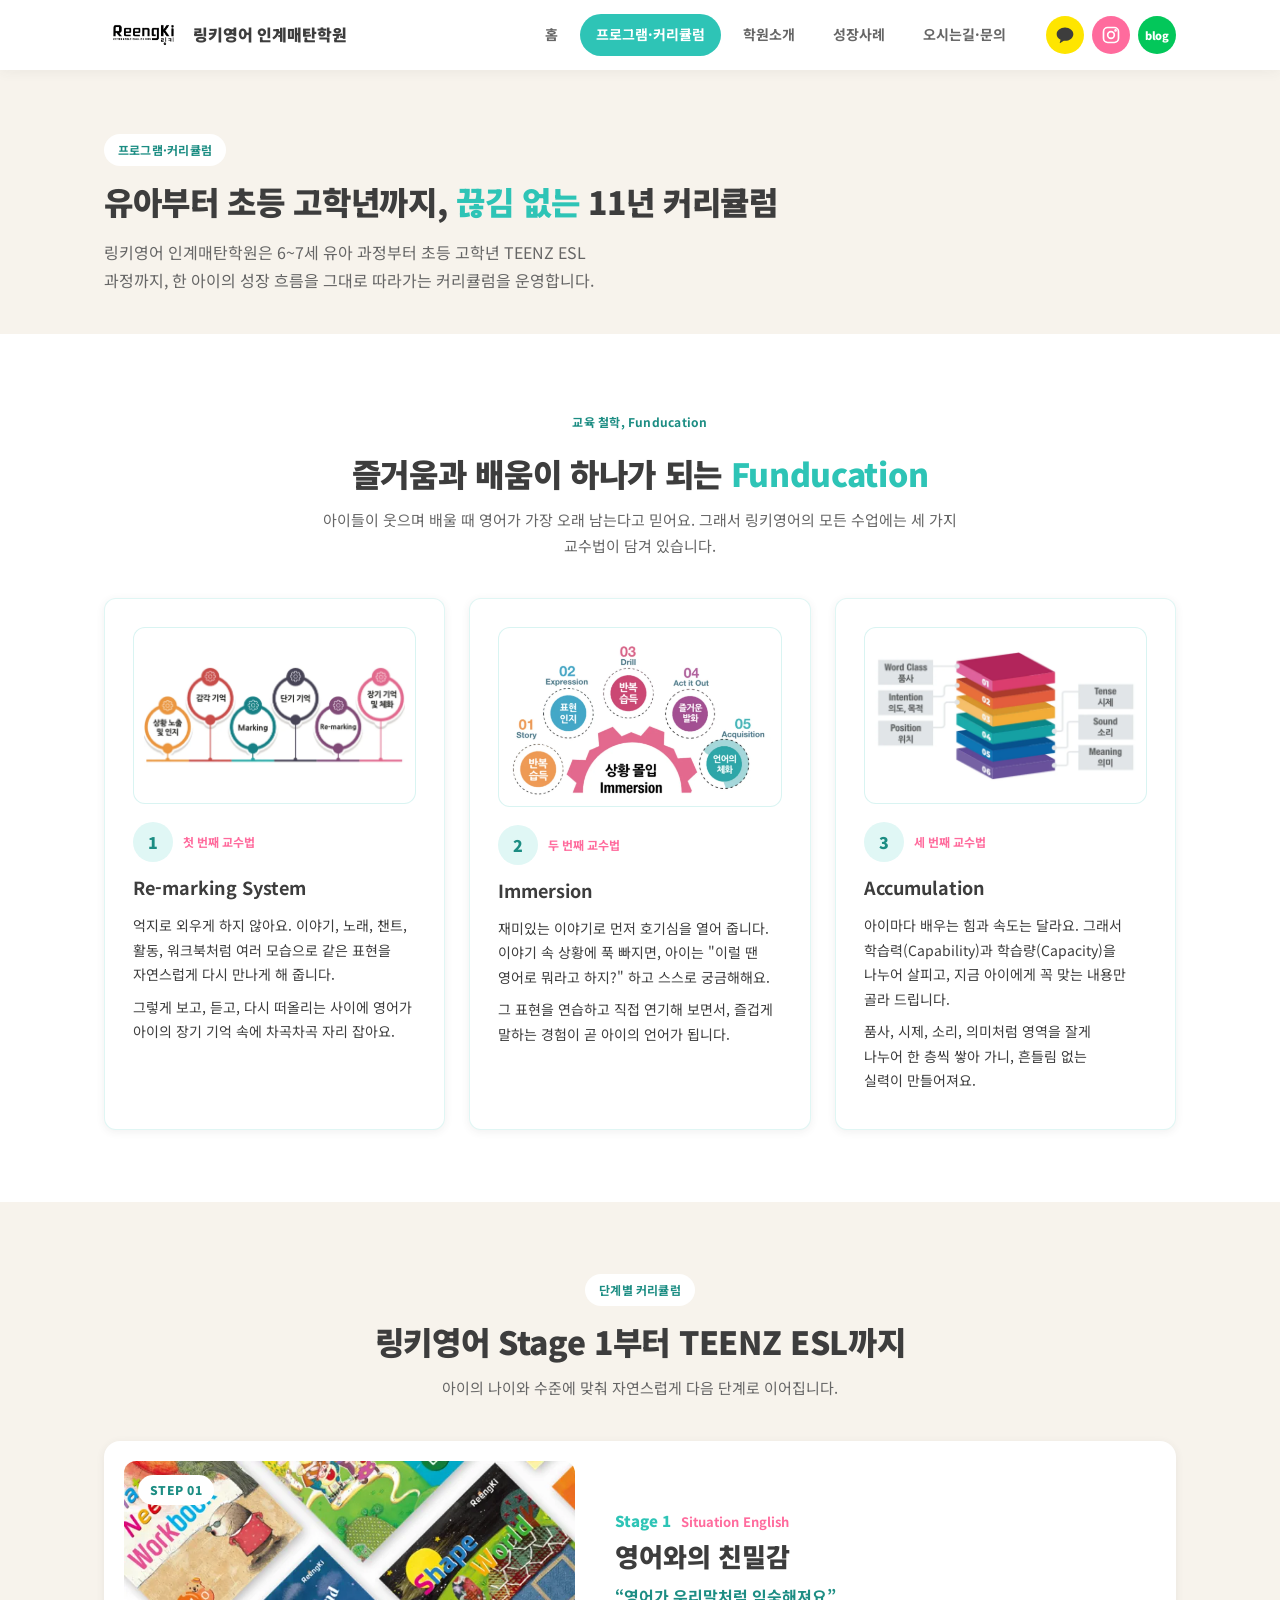
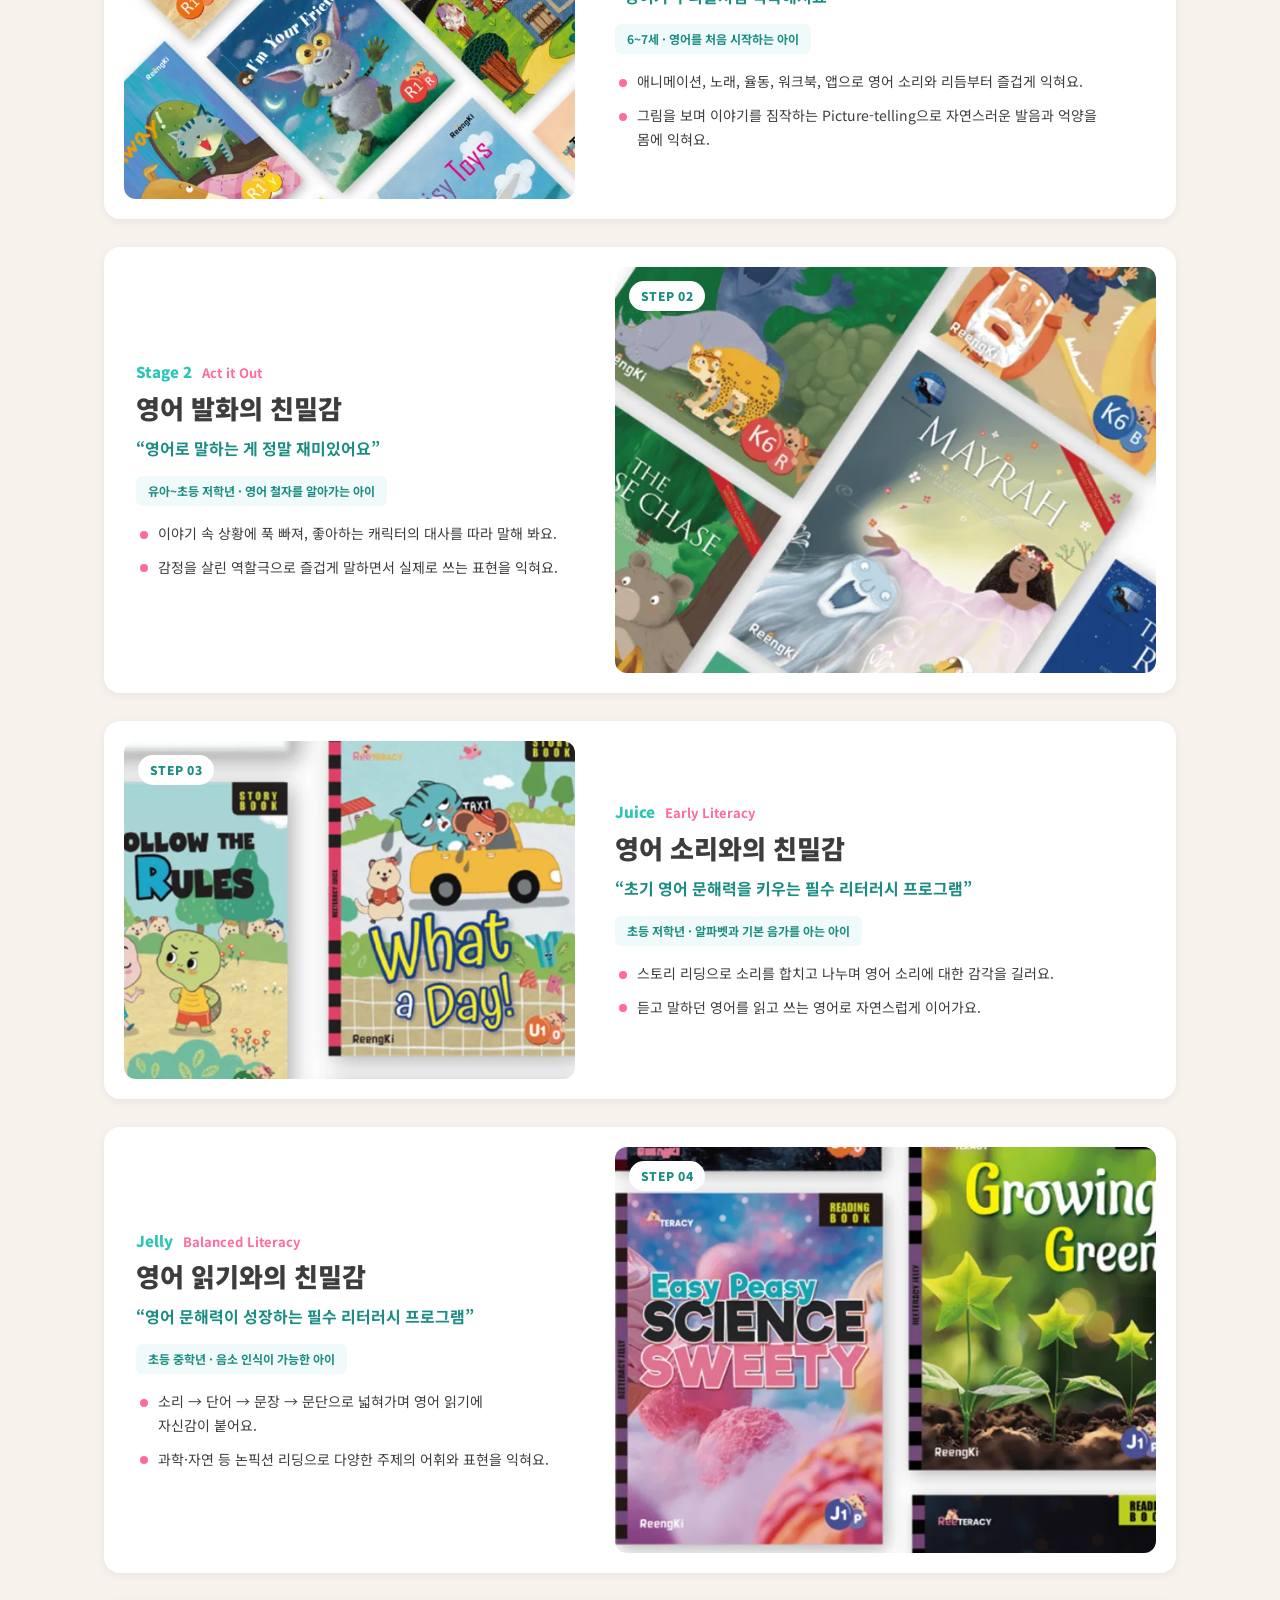
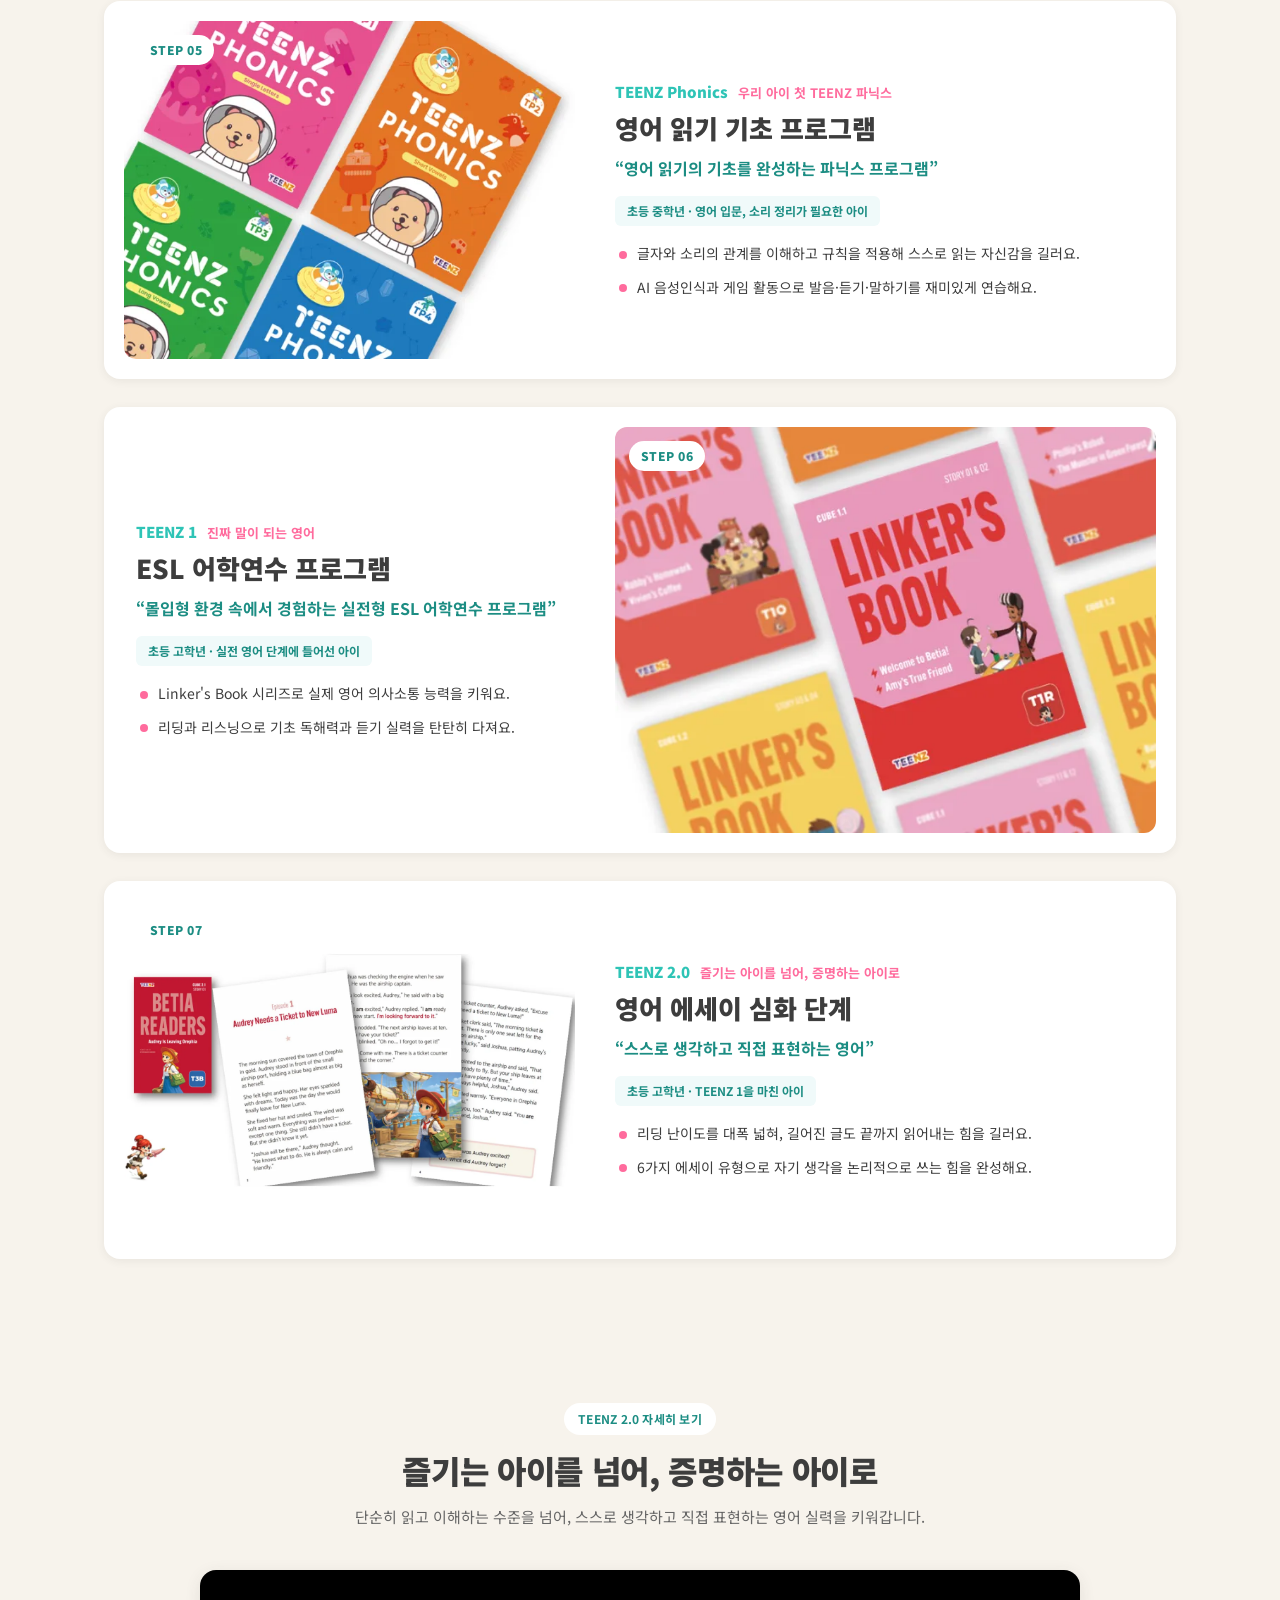
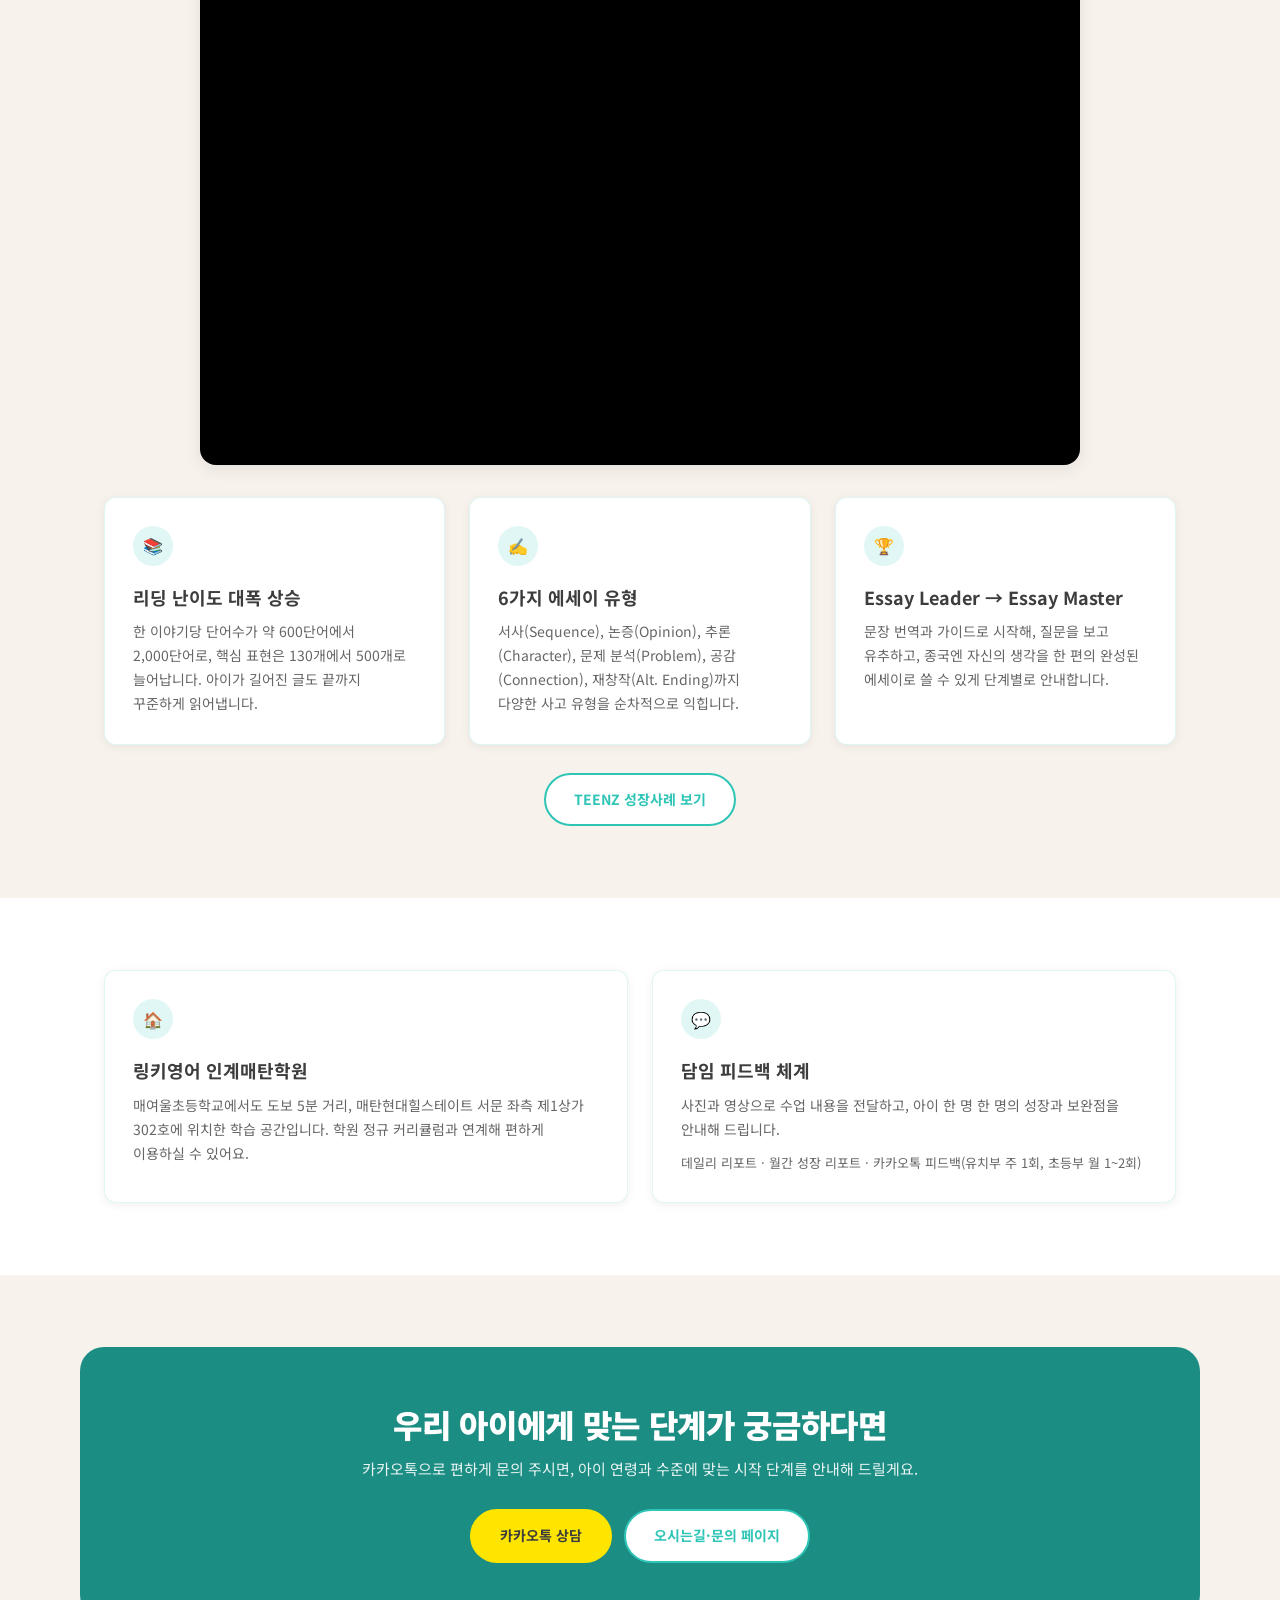
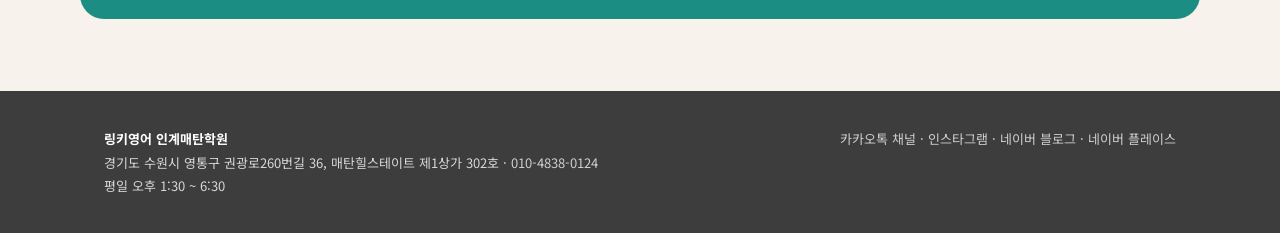
<file: programs.html>
<!DOCTYPE html>
<html lang="ko">
<head>
<meta charset="UTF-8">
<meta name="viewport" content="width=device-width, initial-scale=1.0">
<title>프로그램·커리큘럼 | 링키영어 인계매탄학원 (수원 매탄동·인계동)</title>
<meta name="description" content="수원 매탄동·인계동 링키영어 인계매탄학원의 단계별 영어 커리큘럼. 6~7세 Stage 1부터 Juice·Jelly 리딩, TEENZ Phonics 파닉스, TEENZ 1 ESL 말하기, TEENZ 2.0 영어 에세이까지 이어지는 유아·초등 영어 프로그램을 소개합니다.">
<link rel="canonical" href="https://reengkienglish.co.kr/programs.html">
<meta property="og:type" content="website">
<meta property="og:title" content="프로그램·커리큘럼 | 링키영어 인계매탄학원">
<meta property="og:description" content="유아 Stage1부터 초등 고학년 TEENZ ESL까지 이어지는 11년 커리큘럼 소개.">
<meta property="og:image" content="https://reengkienglish.co.kr/images/tour-4-hallway-library.jpg">
<meta property="og:url" content="https://reengkienglish.co.kr/programs.html">
<meta property="og:locale" content="ko_KR">
<meta property="og:site_name" content="링키영어 인계매탄학원">
<meta name="twitter:card" content="summary_large_image">
<link rel="icon" href="assets/logo.png" type="image/png">
<link rel="preconnect" href="https://fonts.googleapis.com">
<link rel="preconnect" href="https://fonts.gstatic.com" crossorigin>
<link rel="stylesheet" href="https://fonts.googleapis.com/css2?family=Noto+Sans+KR:wght@400;700;900&display=swap">
<link rel="stylesheet" href="styles.css">
<link rel="stylesheet" href="css/style.css">
<script type="application/ld+json">
{
  "@context": "https://schema.org",
  "@type": [
    "EducationalOrganization",
    "LocalBusiness"
  ],
  "@id": "https://reengkienglish.co.kr/#organization",
  "name": "링키영어 인계매탄학원",
  "alternateName": "ReengKi English Ingye-Maetan Academy",
  "description": "경기도 수원시 영통구 매탄동에 있는 유아·초등 영어학원입니다. 매탄동·인계동 생활권의 6~7세 유아부터 초등 고학년까지, 20년 영어교육 경력의 원장이 직접 지도하며 Stage·Juice·Jelly·TEENZ Phonics·TEENZ 1·TEENZ 2.0 단계별 커리큘럼으로 파닉스, 영어 원서 읽기, 스피킹, 리딩, 라이팅을 가르칩니다.",
  "url": "https://reengkienglish.co.kr/",
  "logo": "https://reengkienglish.co.kr/assets/logo.png",
  "image": "https://reengkienglish.co.kr/images/tour-1-entrance.jpg",
  "telephone": "+82-10-4838-0124",
  "address": {
    "@type": "PostalAddress",
    "streetAddress": "영통구 권광로260번길 36, 매탄힐스테이트 제1상가 302호",
    "addressLocality": "수원시",
    "addressRegion": "경기도",
    "addressCountry": "KR"
  },
  "areaServed": [
    "매탄동",
    "인계동",
    "수원시 영통구"
  ],
  "hasMap": "https://www.google.com/maps/search/?api=1&query=%EA%B2%BD%EA%B8%B0%EB%8F%84%20%EC%88%98%EC%9B%90%EC%8B%9C%20%EC%98%81%ED%86%B5%EA%B5%AC%20%EA%B6%8C%EA%B4%91%EB%A1%9C260%EB%B2%88%EA%B8%B8%2036%20%EB%A7%A4%ED%83%84%ED%9E%90%EC%8A%A4%ED%85%8C%EC%9D%B4%ED%8A%B8%20%EC%A0%9C1%EC%83%81%EA%B0%80",
  "openingHoursSpecification": {
    "@type": "OpeningHoursSpecification",
    "dayOfWeek": [
      "Monday",
      "Tuesday",
      "Wednesday",
      "Thursday",
      "Friday"
    ],
    "opens": "13:30",
    "closes": "18:30"
  },
  "founder": {
    "@type": "Person",
    "name": "Lisa",
    "jobTitle": "원장",
    "description": "20년 영어교육 현장 경험을 가진 링키영어 인계매탄학원 원장. 영어교육 석사, YL TESOL, 영어독서지도, 영어 논·서술 지도, 상담심리 전공. 유아·초등·중등·고등 영어 지도 경험."
  },
  "knowsAbout": [
    "유아 영어",
    "초등 영어",
    "파닉스",
    "영어 원서 읽기",
    "영어 말하기",
    "영어 라이팅"
  ],
  "sameAs": [
    "https://www.instagram.com/lisa_reengki",
    "https://blog.naver.com/reengki-lisa",
    "https://naver.me/xprApDdW",
    "http://pf.kakao.com/_xaHkTn"
  ]
}
</script>
<script type="application/ld+json">
{
  "@context": "https://schema.org",
  "@type": "BreadcrumbList",
  "itemListElement": [
    {
      "@type": "ListItem",
      "position": 1,
      "name": "홈",
      "item": "https://reengkienglish.co.kr/"
    },
    {
      "@type": "ListItem",
      "position": 2,
      "name": "프로그램·커리큘럼",
      "item": "https://reengkienglish.co.kr/programs.html"
    }
  ]
}
</script>
<script type="application/ld+json">
{
  "@context": "https://schema.org",
  "@type": "ItemList",
  "name": "링키영어 인계매탄학원 단계별 영어 커리큘럼",
  "itemListElement": [
    {
      "@type": "ListItem",
      "position": 1,
      "item": {
        "@type": "Course",
        "name": "Stage 1",
        "description": "6~7세, 영어를 처음 시작하는 아이를 위한 영어 친밀감 과정. 노래·율동·Picture-telling으로 소리와 리듬을 익힌다.",
        "inLanguage": "en",
        "provider": {
          "@id": "https://reengkienglish.co.kr/#organization"
        }
      }
    },
    {
      "@type": "ListItem",
      "position": 2,
      "item": {
        "@type": "Course",
        "name": "Stage 2",
        "description": "유아~초등 저학년 대상 Act it Out 과정. 캐릭터 역할극으로 영어 말하기를 익힌다.",
        "inLanguage": "en",
        "provider": {
          "@id": "https://reengkienglish.co.kr/#organization"
        }
      }
    },
    {
      "@type": "ListItem",
      "position": 3,
      "item": {
        "@type": "Course",
        "name": "Juice",
        "description": "초등 저학년 대상 초기 문해력(Early Literacy) 과정. 스토리 리딩으로 소리 감각을 기른다.",
        "inLanguage": "en",
        "provider": {
          "@id": "https://reengkienglish.co.kr/#organization"
        }
      }
    },
    {
      "@type": "ListItem",
      "position": 4,
      "item": {
        "@type": "Course",
        "name": "Jelly",
        "description": "초등 중학년 대상 균형 문해력(Balanced Literacy) 과정. 논픽션 리딩으로 어휘와 표현을 넓힌다.",
        "inLanguage": "en",
        "provider": {
          "@id": "https://reengkienglish.co.kr/#organization"
        }
      }
    },
    {
      "@type": "ListItem",
      "position": 5,
      "item": {
        "@type": "Course",
        "name": "TEENZ Phonics",
        "description": "초등 중학년 영어 입문 파닉스 과정. 글자와 소리의 관계를 익히고 AI 음성인식으로 발음을 연습한다.",
        "inLanguage": "en",
        "provider": {
          "@id": "https://reengkienglish.co.kr/#organization"
        }
      }
    },
    {
      "@type": "ListItem",
      "position": 6,
      "item": {
        "@type": "Course",
        "name": "TEENZ 1",
        "description": "초등 고학년 대상 몰입형 ESL 과정. Linker's Book 시리즈로 실전 의사소통과 리딩·리스닝을 다진다.",
        "inLanguage": "en",
        "provider": {
          "@id": "https://reengkienglish.co.kr/#organization"
        }
      }
    },
    {
      "@type": "ListItem",
      "position": 7,
      "item": {
        "@type": "Course",
        "name": "TEENZ 2.0",
        "description": "TEENZ 1을 마친 초등 고학년 대상 영어 에세이 심화 과정. 긴 글 읽기와 6가지 유형의 에세이 쓰기를 한다.",
        "inLanguage": "en",
        "provider": {
          "@id": "https://reengkienglish.co.kr/#organization"
        }
      }
    }
  ]
}
</script>
</head>
<body>

<header class="site-header">
  <div class="header-inner">
    <a class="brand" href="index.html">
      <img src="assets/logo.png" alt="링키영어 인계매탄학원 로고" style="height:34px;width:auto;">
      <span>링키영어 인계매탄학원</span>
    </a>
    <nav class="main-nav">
      <a href="index.html">홈</a>
      <a href="programs.html" class="active">프로그램·커리큘럼</a>
      <a href="about.html">학원소개</a>
      <a href="growth.html">성장사례</a>
      <a href="contact.html">오시는길·문의</a>
    </nav>
    <div class="header-sns">
      <a class="hs-kakao" href="http://pf.kakao.com/_xaHkTn" target="_blank" rel="noopener" aria-label="카카오톡 채널" title="카카오톡 채널"><svg viewBox="0 0 24 24" width="20" height="20"><path fill="currentColor" d="M12 3C6.5 3 2 6.6 2 11c0 2.8 1.9 5.3 4.7 6.7l-1 3.6c-.1.3.3.6.6.4l4.2-2.8c.5.1 1 .1 1.5.1 5.5 0 10-3.6 10-8S17.5 3 12 3z"/></svg></a>
      <a class="hs-insta" href="https://www.instagram.com/lisa_reengki" target="_blank" rel="noopener" aria-label="인스타그램" title="인스타그램"><svg viewBox="0 0 24 24" width="20" height="20" fill="none" stroke="currentColor" stroke-width="2" stroke-linecap="round" stroke-linejoin="round"><rect x="3" y="3" width="18" height="18" rx="5"/><circle cx="12" cy="12" r="4"/><circle cx="17.5" cy="6.5" r="0.6" fill="currentColor"/></svg></a>
      <a class="hs-blog" href="https://blog.naver.com/reengki-lisa" target="_blank" rel="noopener" aria-label="네이버 블로그" title="네이버 블로그"><span>blog</span></a>
    </div>
  </div>
</header>

<section class="hero" style="padding-bottom:24px;">
  <div class="wrap" style="grid-template-columns: 1fr;">
    <div class="hero-text" style="max-width:680px;">
      <span class="eyebrow">프로그램·커리큘럼</span>
      <h1>유아부터 초등 고학년까지, <em>끊김 없는</em> 11년 커리큘럼</h1>
      <p class="lead">링키영어 인계매탄학원은 6~7세 유아 과정부터 초등 고학년 TEENZ ESL 과정까지, 한 아이의 성장 흐름을 그대로 따라가는 커리큘럼을 운영합니다.</p>
    </div>
  </div>
</section>

<section>
  <div class="wrap">
    <div class="section-head">
      <span class="eyebrow">교육 철학, Funducation</span>
      <h2><span class="nowrap">즐거움과 배움이 하나가 되는</span> <em>Funducation</em></h2>
      <p>아이들이 웃으며 배울 때 영어가 가장 오래 남는다고 믿어요. 그래서 링키영어의 모든 수업에는 세 가지 교수법이 담겨 있습니다.</p>
    </div>
    <div class="grid-3">
      <div class="card phil-card">
        <div class="phil-img"><img src="images/phil-rm.webp" alt="Re-marking system: 상황 노출 및 인지, 감각 기억, Marking, 단기 기억, Re-marking, 장기 기억 및 체화" loading="lazy"></div>
        <div class="phil-top"><div class="icon-badge">1</div><span class="phil-sub">첫 번째 교수법</span></div>
        <h3>Re-marking System</h3>
        <p>억지로 외우게 하지 않아요. 이야기, 노래, 챈트, 활동, 워크북처럼 여러 모습으로 같은 표현을 자연스럽게 다시 만나게 해 줍니다.</p>
        <p>그렇게 보고, 듣고, 다시 떠올리는 사이에 영어가 아이의 장기 기억 속에 차곡차곡 자리 잡아요.</p>
      </div>
      <div class="card phil-card">
        <div class="phil-img"><img src="images/phil-im.webp" alt="Immersion 5단계: Story, Expression, Drill, Act it Out, Acquisition" loading="lazy"></div>
        <div class="phil-top"><div class="icon-badge">2</div><span class="phil-sub">두 번째 교수법</span></div>
        <h3>Immersion</h3>
        <p>재미있는 이야기로 먼저 호기심을 열어 줍니다. 이야기 속 상황에 푹 빠지면, 아이는 "이럴 땐 영어로 뭐라고 하지?" 하고 스스로 궁금해해요.</p>
        <p>그 표현을 연습하고 직접 연기해 보면서, 즐겁게 말하는 경험이 곧 아이의 언어가 됩니다.</p>
      </div>
      <div class="card phil-card">
        <div class="phil-img"><img src="images/phil-ac.webp" alt="Accumulation: 품사, 의도·목적, 위치, 시제, 소리, 의미" loading="lazy"></div>
        <div class="phil-top"><div class="icon-badge">3</div><span class="phil-sub">세 번째 교수법</span></div>
        <h3>Accumulation</h3>
        <p>아이마다 배우는 힘과 속도는 달라요. 그래서 학습력(Capability)과 학습량(Capacity)을 나누어 살피고, 지금 아이에게 꼭 맞는 내용만 골라 드립니다.</p>
        <p>품사, 시제, 소리, 의미처럼 영역을 잘게 나누어 한 층씩 쌓아 가니, 흔들림 없는 실력이 만들어져요.</p>
      </div>
    </div>
  </div>
</section>

<section class="alt">
  <div class="wrap">
    <div class="section-head">
      <span class="eyebrow">단계별 커리큘럼</span>
      <h2>링키영어 Stage 1부터 TEENZ ESL까지</h2>
      <p>아이의 나이와 수준에 맞춰 자연스럽게 다음 단계로 이어집니다.</p>
    </div>
    <div class="stage-list">
      <article class="stage-row">
        <div class="stage-img"><img src="images/curri-stage1.webp" alt="Stage 1 Situation English 유아 영어 교재" loading="lazy"><span class="stage-num">STEP 01</span></div>
        <div class="stage-body">
          <div class="stage-name">Stage 1 <small>Situation English</small></div>
          <h3>영어와의 친밀감</h3>
          <p class="stage-quote">“영어가 우리말처럼 익숙해져요”</p>
          <span class="stage-who">6~7세 · 영어를 처음 시작하는 아이</span>
          <ul>
            <li>애니메이션, 노래, 율동, 워크북, 앱으로 영어 소리와 리듬부터 즐겁게 익혀요.</li>
            <li>그림을 보며 이야기를 짐작하는 Picture-telling으로 자연스러운 발음과 억양을 몸에 익혀요.</li>
          </ul>
        </div>
      </article>
      <article class="stage-row flip">
        <div class="stage-img"><img src="images/curri-stage2.webp" alt="Stage 2 Act it Out 영어 역할극 교재" loading="lazy"><span class="stage-num">STEP 02</span></div>
        <div class="stage-body">
          <div class="stage-name">Stage 2 <small>Act it Out</small></div>
          <h3>영어 발화의 친밀감</h3>
          <p class="stage-quote">“영어로 말하는 게 정말 재미있어요”</p>
          <span class="stage-who">유아~초등 저학년 · 영어 철자를 알아가는 아이</span>
          <ul>
            <li>이야기 속 상황에 푹 빠져, 좋아하는 캐릭터의 대사를 따라 말해 봐요.</li>
            <li>감정을 살린 역할극으로 즐겁게 말하면서 실제로 쓰는 표현을 익혀요.</li>
          </ul>
        </div>
      </article>
      <article class="stage-row">
        <div class="stage-img"><img src="images/curri-juice.webp" alt="Juice 초기 영어 리딩 교재" loading="lazy"><span class="stage-num">STEP 03</span></div>
        <div class="stage-body">
          <div class="stage-name">Juice <small>Early Literacy</small></div>
          <h3>영어 소리와의 친밀감</h3>
          <p class="stage-quote">“초기 영어 문해력을 키우는 필수 리터러시 프로그램”</p>
          <span class="stage-who">초등 저학년 · 알파벳과 기본 음가를 아는 아이</span>
          <ul>
            <li>스토리 리딩으로 소리를 합치고 나누며 영어 소리에 대한 감각을 길러요.</li>
            <li>듣고 말하던 영어를 읽고 쓰는 영어로 자연스럽게 이어가요.</li>
          </ul>
        </div>
      </article>
      <article class="stage-row flip">
        <div class="stage-img"><img src="images/curri-jelly.webp" alt="Jelly 영어 리딩 교재" loading="lazy"><span class="stage-num">STEP 04</span></div>
        <div class="stage-body">
          <div class="stage-name">Jelly <small>Balanced Literacy</small></div>
          <h3>영어 읽기와의 친밀감</h3>
          <p class="stage-quote">“영어 문해력이 성장하는 필수 리터러시 프로그램”</p>
          <span class="stage-who">초등 중학년 · 음소 인식이 가능한 아이</span>
          <ul>
            <li>소리 → 단어 → 문장 → 문단으로 넓혀가며 영어 읽기에 자신감이 붙어요.</li>
            <li>과학·자연 등 논픽션 리딩으로 다양한 주제의 어휘와 표현을 익혀요.</li>
          </ul>
        </div>
      </article>
      <article class="stage-row">
        <div class="stage-img"><img src="images/curri-teenz-phonics.webp" alt="TEENZ Phonics 초등 파닉스 교재" loading="lazy"><span class="stage-num">STEP 05</span></div>
        <div class="stage-body">
          <div class="stage-name">TEENZ Phonics <small>우리 아이 첫 TEENZ 파닉스</small></div>
          <h3>영어 읽기 기초 프로그램</h3>
          <p class="stage-quote">“영어 읽기의 기초를 완성하는 파닉스 프로그램”</p>
          <span class="stage-who">초등 중학년 · 영어 입문, 소리 정리가 필요한 아이</span>
          <ul>
            <li>글자와 소리의 관계를 이해하고 규칙을 적용해 스스로 읽는 자신감을 길러요.</li>
            <li>AI 음성인식과 게임 활동으로 발음·듣기·말하기를 재미있게 연습해요.</li>
          </ul>
        </div>
      </article>
      <article class="stage-row flip">
        <div class="stage-img"><img src="images/curri-teenz1.webp" alt="TEENZ 1 Linker's Book 교재" loading="lazy"><span class="stage-num">STEP 06</span></div>
        <div class="stage-body">
          <div class="stage-name">TEENZ 1 <small>진짜 말이 되는 영어</small></div>
          <h3>ESL 어학연수 프로그램</h3>
          <p class="stage-quote">“몰입형 환경 속에서 경험하는 실전형 ESL 어학연수 프로그램”</p>
          <span class="stage-who">초등 고학년 · 실전 영어 단계에 들어선 아이</span>
          <ul>
            <li>Linker's Book 시리즈로 실제 영어 의사소통 능력을 키워요.</li>
            <li>리딩과 리스닝으로 기초 독해력과 듣기 실력을 탄탄히 다져요.</li>
          </ul>
        </div>
      </article>
      <article class="stage-row">
        <div class="stage-img"><img src="images/curri-teenz2.webp" alt="TEENZ 2.0 교재 BETIA READERS" loading="lazy" style="object-fit:contain;background:#fff;"><span class="stage-num">STEP 07</span></div>
        <div class="stage-body">
          <div class="stage-name">TEENZ 2.0 <small>즐기는 아이를 넘어, 증명하는 아이로</small></div>
          <h3>영어 에세이 심화 단계</h3>
          <p class="stage-quote">“스스로 생각하고 직접 표현하는 영어”</p>
          <span class="stage-who">초등 고학년 · TEENZ 1을 마친 아이</span>
          <ul>
            <li>리딩 난이도를 대폭 넓혀, 길어진 글도 끝까지 읽어내는 힘을 길러요.</li>
            <li>6가지 에세이 유형으로 자기 생각을 논리적으로 쓰는 힘을 완성해요.</li>
          </ul>
        </div>
      </article>
    </div>
  </div>
</section>

<section class="alt">
  <div class="wrap">
    <div class="section-head">
      <span class="eyebrow">TEENZ 2.0 자세히 보기</span>
      <h2>즐기는 아이를 넘어, 증명하는 아이로</h2>
      <p>단순히 읽고 이해하는 수준을 넘어, 스스로 생각하고 직접 표현하는 영어 실력을 키워갑니다.</p>
    </div>
    <div style="max-width:880px;margin:0 auto 32px;border-radius:var(--radius-lg);overflow:hidden;box-shadow:var(--shadow-md);background:#000;aspect-ratio:16/9;">
      <iframe src="https://www.youtube.com/embed/wb5FsuXPyvs?rel=0" title="TEENZ 2.0 소개영상" style="display:block;width:100%;height:100%;border:0;" loading="lazy" allow="accelerometer; autoplay; clipboard-write; encrypted-media; gyroscope; picture-in-picture; web-share" referrerpolicy="strict-origin-when-cross-origin" allowfullscreen></iframe>
    </div>
    <div class="grid-3">
      <div class="card">
        <div class="icon-badge">📚</div>
        <h3>리딩 난이도 대폭 상승</h3>
        <p>한 이야기당 단어수가 약 600단어에서 2,000단어로, 핵심 표현은 130개에서 500개로 늘어납니다. 아이가 길어진 글도 끝까지 꾸준하게 읽어냅니다.</p>
      </div>
      <div class="card">
        <div class="icon-badge">✍️</div>
        <h3>6가지 에세이 유형</h3>
        <p>서사(Sequence), 논증(Opinion), 추론(Character), 문제 분석(Problem), 공감(Connection), 재창작(Alt. Ending)까지 다양한 사고 유형을 순차적으로 익힙니다.</p>
      </div>
      <div class="card">
        <div class="icon-badge">🏆</div>
        <h3>Essay Leader → Essay Master</h3>
        <p>문장 번역과 가이드로 시작해, 질문을 보고 유추하고, 종국엔 자신의 생각을 한 편의 완성된 에세이로 쓸 수 있게 단계별로 안내합니다.</p>
      </div>
    </div>
    <div style="text-align:center;margin-top:28px;"><a class="btn btn-secondary" href="growth.html">TEENZ 성장사례 보기</a></div>
  </div>
</section>

<section>
  <div class="wrap grid-2">
    <div class="card">
      <div class="icon-badge">🏠</div>
      <h3>링키영어 인계매탄학원</h3>
      <p>매여울초등학교에서도 도보 5분 거리, 매탄현대힐스테이트 서문 좌측 제1상가 302호에 위치한 학습 공간입니다. 학원 정규 커리큘럼과 연계해 편하게 이용하실 수 있어요.</p>
    </div>
    <div class="card">
      <div class="icon-badge">💬</div>
      <h3>담임 피드백 체계</h3>
      <p>사진과 영상으로 수업 내용을 전달하고, 아이 한 명 한 명의 성장과 보완점을 안내해 드립니다.</p>
      <p style="margin-top:10px;font-size:13px;color:var(--ink-soft);">데일리 리포트 · 월간 성장 리포트 · 카카오톡 피드백(유치부 주 1회, 초등부 월 1~2회)</p>
    </div>
  </div>
</section>

<section class="alt">
  <div class="wrap cta" style="background:var(--teal-dark);">
    <h2>우리 아이에게 맞는 단계가 궁금하다면</h2>
    <p>카카오톡으로 편하게 문의 주시면, 아이 연령과 수준에 맞는 시작 단계를 안내해 드릴게요.</p>
    <div class="btn-row" style="justify-content:center;">
      <a class="btn btn-secondary" style="background:#FEE500; border-color:#FEE500; color:#3D3D3D;" href="http://pf.kakao.com/_xaHkTn" target="_blank" rel="noopener">카카오톡 상담</a>
      <a class="btn btn-secondary" style="background:#fff;" href="contact.html">오시는길·문의 페이지</a>
    </div>
  </div>
</section>

<footer class="site-footer">
  <div class="wrap">
    <div>
      <strong>링키영어 인계매탄학원</strong><br>
      경기도 수원시 영통구 권광로260번길 36, 매탄힐스테이트 제1상가 302호 · <a href="tel:01048380124">010-4838-0124</a><br>
      평일 오후 1:30 ~ 6:30
    </div>
    <div>
      <a href="http://pf.kakao.com/_xaHkTn" target="_blank" rel="noopener">카카오톡 채널</a> ·
      <a href="https://www.instagram.com/lisa_reengki" target="_blank" rel="noopener">인스타그램</a> ·
      <a href="https://blog.naver.com/reengki-lisa" target="_blank" rel="noopener">네이버 블로그</a> ·
      <a href="https://naver.me/xprApDdW" target="_blank" rel="noopener">네이버 플레이스</a>
    </div>
  </div>
</footer>

</body>
</html>
</file>
<file: styles.css>
@import './tokens/fonts.css';
@import './tokens/colors.css';
@import './tokens/typography.css';
@import './tokens/spacing.css';
@import './tokens/borders.css';
</file>
<file: css/style.css>
:root{--coral:var(--color-secondary);--teal-dark:var(--color-teal-600);--ink-soft:var(--color-text-secondary)}
*{box-sizing:border-box}
body{margin:0;font-family:var(--font-primary);color:var(--color-text-primary);background:var(--color-surface);line-height:1.7;font-size:14px}
a{color:var(--color-primary);text-decoration:none}
a:hover{color:var(--color-teal-600)}
img{max-width:100%;display:block}
.wrap{max-width:1120px;margin:0 auto;padding:0 24px}
.site-header{position:sticky;top:0;z-index:50;background:#fff;box-shadow:0 2px 12px rgba(61,61,61,.06)}
.header-inner{max-width:1120px;margin:0 auto;padding:14px 24px;display:flex;align-items:center;justify-content:space-between;gap:24px;flex-wrap:wrap}
.brand{display:flex;align-items:center;gap:10px;font-weight:900;font-size:16px;color:var(--color-text-primary)}
.brand img{height:34px;width:auto;object-fit:contain}
.main-nav{display:flex;gap:6px;flex-wrap:wrap}
.main-nav a{padding:9px 16px;border-radius:9999px;font-size:14px;font-weight:700;color:var(--color-text-secondary);transition:all .18s ease}
.main-nav a:hover{background:var(--color-teal-100);color:var(--color-teal-600)}
.main-nav a.active{background:var(--color-primary);color:#fff}
.header-inner .main-nav{margin-left:auto}
.header-sns{display:flex;gap:8px;align-items:center}
.header-sns a{width:38px;height:38px;border-radius:9999px;display:flex;align-items:center;justify-content:center;color:#fff;transition:opacity .18s ease,transform .18s ease}
.header-sns a:hover{opacity:.9}
.header-sns a:active{transform:scale(.97)}
.hs-kakao{background:#FEE500;color:#3D3D3D!important}
.hs-insta{background:var(--color-secondary)}
.hs-blog{background:#03C75A}
.hs-blog span{font-size:11px;font-weight:900;letter-spacing:-.02em}
.hero{padding:64px 0 56px;background:var(--color-bg-warm)}
.hero .wrap{display:grid;grid-template-columns:1.1fr 1fr;gap:48px;align-items:center}
.eyebrow{display:inline-block;font-size:12px;font-weight:700;color:var(--color-teal-600);background:#fff;padding:6px 14px;border-radius:9999px;margin-bottom:14px;letter-spacing:.02em}
.hero h1,.section-head h2,.director-block h2,.cta h2{font-size:32px;font-weight:900;line-height:1.35;color:var(--color-text-primary);letter-spacing:-0.01em;margin:0}
.hero h1 em,.director-block h2 em,.section-head h2 em{color:var(--color-primary);font-style:normal}
.lead{font-size:16px;color:var(--color-text-secondary);line-height:1.7;margin-top:16px;max-width:520px}
.btn-row{display:flex;gap:12px;margin-top:28px;flex-wrap:wrap}
.btn{display:inline-flex;align-items:center;justify-content:center;padding:13px 28px;border-radius:9999px;font-weight:700;font-size:14px;transition:all .18s ease;white-space:nowrap}
.btn-primary{background:var(--color-primary);color:#fff;box-shadow:var(--shadow-teal)}
.btn-primary:hover{opacity:.9;color:#fff}
.btn-secondary{background:#fff;color:var(--color-primary);border:2px solid var(--color-primary)}
.btn-secondary:hover{background:var(--color-teal-100);color:var(--color-teal-600)}
.hero-media img,.hero-media image-slot{border-radius:var(--radius-lg);box-shadow:var(--shadow-md);aspect-ratio:4/3;object-fit:cover;width:100%}
.slideshow{position:relative;overflow:hidden;border-radius:var(--radius-lg);box-shadow:var(--shadow-md);aspect-ratio:4/3;width:100%}
.slideshow img{position:absolute;inset:0;width:100%;height:100%;object-fit:cover;opacity:0;transition:opacity 1.1s ease-in-out;will-change:opacity;backface-visibility:hidden}
.slideshow img.active{opacity:1}
section{padding:72px 0}
section.alt{background:var(--color-bg-warm)}
.section-head{max-width:640px;margin:0 auto 40px;text-align:center}
.section-head p{color:var(--color-text-secondary);margin-top:12px;font-size:15px}
.grid-3{display:grid;grid-template-columns:repeat(3,1fr);gap:24px}
.grid-2{display:grid;grid-template-columns:1fr 1fr;gap:24px}
.card{background:#fff;border:1px solid rgba(46,196,182,.15);border-radius:var(--radius-md);padding:28px;box-shadow:var(--shadow-sm)}
.icon-badge{width:40px;height:40px;border-radius:9999px;background:var(--color-teal-100);color:var(--color-teal-600);display:flex;align-items:center;justify-content:center;font-weight:900;font-size:16px;margin-bottom:16px}
.card h3{font-size:18px;font-weight:700;margin:0 0 8px;color:var(--color-text-primary)}
.card p{margin:0;color:var(--color-text-secondary);font-size:14px}
.timeline{display:flex;align-items:center;justify-content:center;gap:12px;flex-wrap:wrap;margin-top:12px}
.stage{background:#fff;border:1px solid rgba(46,196,182,.2);border-radius:var(--radius-md);padding:16px 20px;text-align:center;min-width:120px;box-shadow:var(--shadow-sm)}
.stage strong{display:block;font-size:15px;color:var(--color-primary);margin-bottom:4px}
.stage span{font-size:12px;color:var(--color-text-secondary)}
.arrow{color:var(--color-secondary);font-size:20px;font-weight:700}
.director-block{display:grid;grid-template-columns:1fr 1fr;gap:48px;align-items:center}
.director-block .slideshow{aspect-ratio:1/1}
.class-slideshow img{transition:opacity .8s ease-in-out}
.director-block .slideshow img{aspect-ratio:auto;box-shadow:none;border-radius:0;object-position:center 35%}
.director-block img,.director-block image-slot{border-radius:var(--radius-lg);box-shadow:var(--shadow-md);aspect-ratio:4/3;object-fit:cover;width:100%}
.quote-box{margin-top:20px;padding:18px 22px;border:1.5px dashed rgba(46,196,182,.5);border-radius:var(--radius-md);background:var(--color-teal-50);font-weight:700;color:var(--color-teal-600);font-size:15px}
.faq-item{max-width:760px;margin:0 auto 16px;padding:20px 24px;background:#fff;border-radius:var(--radius-md);border:1px solid rgba(0,0,0,.06)}
.faq-item h3{margin:0 0 8px;font-size:16px;color:var(--color-text-primary)}
.faq-item p{margin:0;color:var(--color-text-secondary);font-size:14px}
.cta{background:var(--color-primary);border-radius:var(--radius-xl);padding:56px 40px;text-align:center;color:#fff}
.cta h2{color:#fff}
.cta p{color:rgba(255,255,255,.9);margin-top:10px;font-size:15px}
.gallery{display:grid;grid-template-columns:repeat(3,1fr);gap:20px}
.gallery img,.gallery image-slot{border-radius:var(--radius-md);aspect-ratio:4/3;object-fit:cover;width:100%;box-shadow:var(--shadow-sm)}
.gallery image-slot[fit="contain"]{aspect-ratio:9/16;background:#fff}
.info-table{width:100%;border-collapse:collapse;background:#fff;border-radius:var(--radius-md);overflow:hidden;box-shadow:var(--shadow-sm)}
.info-table tr{border-bottom:1px solid rgba(0,0,0,.06)}
.info-table tr:last-child{border-bottom:none}
.info-table th{width:160px;text-align:left;padding:16px 20px;background:var(--color-teal-50);color:var(--color-teal-600);font-weight:700;font-size:14px}
.info-table td{padding:16px 20px;color:var(--color-text-primary);font-size:14px}
.contact-grid{display:grid;grid-template-columns:1fr 1fr;gap:40px;align-items:start}
.sns-row{display:flex;gap:10px;margin-top:16px;flex-wrap:wrap}
.sns-row a{padding:9px 16px;border-radius:9999px;font-size:13px;font-weight:700;color:#fff}
.sns-kakao{background:#F2C94C;color:#3D3D3D!important}
.sns-insta{background:linear-gradient(45deg,#FF6B9D,#F2C94C)}
.sns-blog{background:var(--color-teal-500)}
.sns-place{background:var(--color-primary)}
.site-footer{background:var(--color-text-primary);color:rgba(255,255,255,.8);padding:36px 0;font-size:13px;line-height:1.8}
.site-footer .wrap{display:flex;justify-content:space-between;flex-wrap:wrap;gap:16px}
.site-footer strong{color:#fff}
.site-footer a{color:rgba(255,255,255,.75)}
.site-footer a:hover{color:var(--color-secondary)}
.stage-list{display:flex;flex-direction:column;gap:28px}
.stage-row{display:grid;grid-template-columns:minmax(0,5fr) minmax(0,6fr);gap:40px;align-items:center;background:#fff;border-radius:var(--radius-lg);box-shadow:var(--shadow-sm);padding:20px}
.stage-row.flip .stage-img{order:2}
.stage-img{position:relative;border-radius:var(--radius-md);overflow:hidden;aspect-ratio:4/3}
.stage-img img{width:100%;height:100%;object-fit:cover}
.teenz1-media{display:flex;flex-direction:column;gap:10px}
.stage-row.flip .teenz1-media{order:2}
.stage-row .teenz1-media .stage-img{order:0}
.teenz1-shots{display:grid;grid-template-columns:1fr 1fr;gap:10px}
.teenz1-shots figure{margin:0}
.teenz1-shots img{width:100%;aspect-ratio:16/10;object-fit:cover;border-radius:var(--radius-md);display:block}
.teenz1-shots figcaption{font-size:12px;font-weight:700;color:var(--color-text-secondary);margin-top:6px;text-align:center}
.stage-num{position:absolute;top:14px;left:14px;background:#fff;color:var(--color-teal-600);font-size:12px;font-weight:900;padding:5px 12px;border-radius:9999px;letter-spacing:.04em}
.stage-body{padding:8px 12px 8px 0}
.stage-row.flip .stage-body{padding:8px 0 8px 12px}
.stage-name{font-size:15px;font-weight:900;color:var(--color-primary);display:flex;align-items:baseline;gap:10px;flex-wrap:wrap}
.stage-name small{font-size:13px;font-weight:700;color:var(--color-secondary)}
.stage-body h3{font-size:26px;font-weight:900;margin:6px 0 10px;color:var(--color-text-primary);line-height:1.3}
.stage-quote{font-size:16px;font-weight:700;color:var(--color-teal-600);margin:0 0 14px}
.stage-who{display:inline-block;font-size:12px;font-weight:700;background:var(--color-teal-50);color:var(--color-teal-600);padding:5px 12px;border-radius:6px}
.stage-body ul{margin:16px 0 0;padding:0;list-style:none;display:flex;flex-direction:column;gap:10px}
.stage-body li{position:relative;padding-left:22px;font-size:14px;line-height:1.7;color:var(--color-text-primary)}
.stage-body li::before{content:"";position:absolute;left:4px;top:.6em;width:8px;height:8px;border-radius:50%;background:var(--color-secondary)}
.report-feature{display:grid;grid-template-columns:minmax(0,1fr) minmax(0,340px);gap:40px;align-items:center;background:#fff;border-radius:var(--radius-lg);box-shadow:var(--shadow-sm);padding:32px 36px}
.report-text h3{font-size:22px;margin:10px 0 8px}
.report-feature.flip{grid-template-columns:minmax(0,340px) minmax(0,1fr)}
.report-feature.flip .report-media{order:-1}
.report-show.monthly{aspect-ratio:617/872}
.report-show.kakao{aspect-ratio:393/852;background:#BACEE0;max-width:250px;margin:0 auto}
.report-show.kakao img{object-fit:cover;object-position:top}
.report-note{font-size:12px;color:var(--color-text-secondary);margin-top:14px}
.report-media .report-show{border-radius:var(--radius-md);box-shadow:var(--shadow-md)}
.report-slider{max-width:460px;margin:40px auto 0;text-align:center}
.report-caption{font-size:15px;font-weight:700;color:var(--color-text-primary);margin:0 0 14px}
.report-caption span{font-size:12px;font-weight:400;color:var(--color-text-secondary)}
.report-frame{position:relative}
.report-show{aspect-ratio:800/937;background:#fff}
.report-show img{object-fit:contain;transition:opacity 1s ease-in-out}
.report-nav{position:absolute;top:50%;transform:translateY(-50%);width:44px;height:44px;border-radius:9999px;border:0;background:#fff;box-shadow:var(--shadow-md);color:var(--color-teal-600);font-size:26px;line-height:1;cursor:pointer;display:flex;align-items:center;justify-content:center;transition:opacity .18s ease}
.report-nav:hover{opacity:.9}
.report-nav:active{transform:translateY(-50%) scale(.97)}
.report-nav.prev{left:-22px}
.report-nav.next{right:-22px}
.report-dots{display:flex;justify-content:center;gap:8px;margin-top:16px}
.report-dots button{width:8px;height:8px;border-radius:9999px;border:0;padding:0;background:var(--color-teal-100);cursor:pointer;transition:all .2s ease}
.report-dots button.on{width:22px;background:var(--color-primary)}
.phil-hero{max-width:520px;margin:-8px auto 36px}
.phil-hero img{width:100%;border-radius:var(--radius-lg)}
.phil-card{display:flex;flex-direction:column}
.phil-img{background:#fff;border-radius:var(--radius-md);aspect-ratio:16/10;display:flex;align-items:center;justify-content:center;padding:10px;margin-bottom:18px;border:1px solid rgba(46,196,182,.18)}
.phil-img img{max-width:100%;max-height:100%;object-fit:contain}
.phil-top{display:flex;align-items:center;gap:10px}
.phil-top .icon-badge{margin:0}
.phil-sub{font-size:12px;font-weight:700;color:var(--color-secondary)}
.phil-card h3{margin:10px 0 10px}
.phil-card p{font-size:14px;line-height:1.75;color:var(--color-text-primary);margin:0 0 8px}
@media (max-width:880px){
.report-feature,.report-feature.flip{grid-template-columns:1fr;padding:24px}
.report-feature.flip .report-media{order:0}
.report-media{max-width:340px;margin:0 auto;width:100%}
.report-nav.prev{left:6px}
.report-nav.next{right:6px}
.stage-row{grid-template-columns:1fr;gap:18px;padding:16px}
.stage-row.flip .stage-img{order:0}
.stage-row.flip .teenz1-media{order:0}
.stage-body,.stage-row.flip .stage-body{padding:0 4px 8px}
.stage-body h3{font-size:22px}
.hero .wrap,.director-block,.grid-3,.grid-2,.gallery,.contact-grid{grid-template-columns:1fr}
.hero{padding:40px 0}
.hero h1,.section-head h2,.director-block h2,.cta h2{font-size:26px}
section{padding:48px 0}
}

body{word-break:keep-all;overflow-wrap:break-word}
h1,h2,h3,.stage-quote,.quote-box,.eyebrow{text-wrap:balance}
p,li,td,figcaption,.lead{text-wrap:pretty}
@media (max-width:600px){
.hero h1,.section-head h2,.director-block h2,.cta h2{font-size:23px;line-height:1.4}
.lead,.section-head p{font-size:15px}
.stage-body h3{font-size:20px}
.info-table th{width:84px;padding:14px 12px;white-space:nowrap}
.info-table td{padding:14px 12px}
.site-header{position:static}
.header-inner{padding:10px 16px;gap:10px}
.main-nav{width:100%;justify-content:space-between;gap:2px}
.main-nav a{padding:7px 10px;font-size:13px}
.header-inner .main-nav{margin-left:0}
.header-sns a{width:32px;height:32px}
}
.nowrap{white-space:nowrap}
.hero-cta{flex-wrap:nowrap}
@media (max-width:600px){
.hero-cta{gap:8px}
.hero-cta .btn{flex:1 1 0;min-width:0;padding:12px 10px;font-size:14px;white-space:nowrap;text-align:center;justify-content:center}
.section-head h2 .nowrap{font-size:clamp(17px,5.6vw,23px)}
}
.why-fun{display:block;width:100%;max-width:880px;margin:6px auto 28px;border-radius:var(--radius-lg);box-shadow:var(--shadow-sm)}
.btn,.eyebrow,.stage-who,.phil-sub,.report-caption{word-break:keep-all}
.eyebrow{max-width:100%;white-space:normal}
.info-table td{overflow-wrap:anywhere}
.card h3,.stage-body h3,.report-text h3{text-wrap:balance}
@media (max-width:600px){
.hero-cta .btn{font-size:clamp(12px,3.7vw,14px);padding:12px 6px}
.stage-name small{display:block;margin-top:2px}
.site-footer .wrap{font-size:12px}
.quote-box{font-size:14px}
}
.local-block{max-width:760px;margin:0 auto;background:#fff;border:1.5px dashed rgba(46,196,182,.5);border-radius:var(--radius-lg);padding:28px 32px}
.local-block p{margin:0 0 12px;line-height:1.8;color:var(--color-text-primary)}
.local-links{display:flex;flex-wrap:wrap;gap:8px;margin-top:20px}
.local-links a{min-height:44px;display:inline-flex;align-items:center;padding:0 16px;border-radius:9999px;background:var(--color-teal-50);color:var(--color-teal-600);font-weight:700;font-size:14px;text-decoration:none;transition:opacity .18s ease}
.local-links a:hover{opacity:.9}
.review-gallery{grid-template-columns:repeat(3,1fr)}
.review-item{margin:0;display:flex;flex-direction:column;gap:12px}
.review-item figcaption{font-size:14px;line-height:1.7;color:var(--color-text-primary);background:#fff;border-radius:var(--radius-md);padding:14px 16px;box-shadow:var(--shadow-sm)}
.profile-box{margin-top:20px;background:#F7F3EC;border-radius:var(--radius-md);padding:20px 22px}
.profile-box h3{margin:0;font-size:16px}
.profile-list{list-style:none;margin:12px 0 0;padding:0;display:flex;flex-wrap:wrap;gap:8px}
.profile-list li{background:#fff;border:1px solid rgba(46,196,182,.3);border-radius:9999px;padding:6px 14px;font-size:13px;font-weight:700;color:var(--color-teal-600)}
.about-sub{margin:24px 0 6px;font-size:18px}
.growth-steps{list-style:none;padding:0;margin:0}
.growth-pending{max-width:760px;margin:0 auto;text-align:center;border-style:dashed}
.growth-quote{max-width:760px;margin:0 auto;text-align:center;font-size:18px}
@media (max-width:880px){.review-gallery{grid-template-columns:1fr}.review-item img{max-width:360px;margin:0 auto}.local-block{padding:22px 20px}}
@media (max-width:600px){.main-nav{flex-wrap:nowrap;gap:0}.main-nav a{padding:6px 5px;font-size:12px;white-space:nowrap;letter-spacing:-.02em}}
@media (max-width:350px){.main-nav a{padding:6px 3px;font-size:11px}}
.nelt-compare{display:grid;grid-template-columns:repeat(2,minmax(0,1fr));gap:24px;max-width:900px;margin:0 auto}
.nelt-card{margin:0;background:#fff;border-radius:var(--radius-lg);box-shadow:var(--shadow-sm);padding:16px;display:flex;flex-direction:column;gap:12px;align-items:flex-start}
.nelt-card img{width:100%;height:auto;border-radius:var(--radius-md);border:1px solid rgba(46,196,182,.2)}
.nelt-tag{font-size:13px;font-weight:900;padding:6px 14px;border-radius:9999px;background:var(--color-teal-50);color:var(--color-teal-600)}
.nelt-tag.after{background:#FFE8F0;color:#C23A6B}
.nelt-highlights{display:grid;grid-template-columns:repeat(3,minmax(0,1fr));gap:20px;max-width:900px;margin:28px auto 0}
.nelt-highlights h3{margin:0;font-size:15px;color:var(--color-text-secondary)}
.nelt-big{font-size:22px;font-weight:900;margin:6px 0 8px;color:var(--color-text-primary)}
.nelt-big em{font-style:normal;color:var(--color-secondary)}
.nelt-table{max-width:900px;margin:28px auto 12px}
.nelt-table caption{caption-side:top;text-align:left;font-weight:700;padding:0 0 10px}
.nelt-table thead th{background:var(--color-teal-50)}
@media (max-width:880px){.nelt-compare,.nelt-highlights{grid-template-columns:1fr}.nelt-card img{max-width:420px;margin:0 auto}}
@media (min-width:601px) and (max-width:1000px){.header-inner{flex-wrap:nowrap;gap:12px}.header-inner .main-nav{flex:1 1 auto;min-width:0;justify-content:flex-end;gap:2px}.main-nav a{padding:8px 9px;font-size:13.5px;white-space:nowrap}.header-sns{gap:6px;flex:0 0 auto}.header-sns a{width:32px;height:32px}.logo img{height:30px}}
.award-grid{display:grid;grid-template-columns:repeat(2,minmax(0,1fr));gap:24px;max-width:900px;margin:0 auto;align-items:start}
.award-grid figcaption{font-size:14px;line-height:1.7;color:var(--color-text-primary)}
@media (max-width:880px){.award-grid{grid-template-columns:1fr}.award-grid img{max-width:420px;margin:0 auto}}
.nelt-student{margin-top:36px}
.nelt-student+.nelt-student{margin-top:56px;padding-top:40px;border-top:1.5px dashed rgba(46,196,182,.4)}
.nelt-student-title{max-width:900px;margin:0 auto 16px;font-size:20px;font-weight:900;color:var(--color-primary);display:flex;align-items:baseline;gap:10px}
.nelt-student-title small{font-size:14px;color:var(--color-text-secondary);font-weight:700}
.nelt-highlights .card .nelt-big{font-size:22px;line-height:1.35;font-weight:900;margin:6px 0 8px;color:var(--color-text-primary)}
.nelt-highlights .card h3{font-size:14px}
@media (max-width:600px){.nelt-highlights .card .nelt-big{font-size:20px}}
</file>
